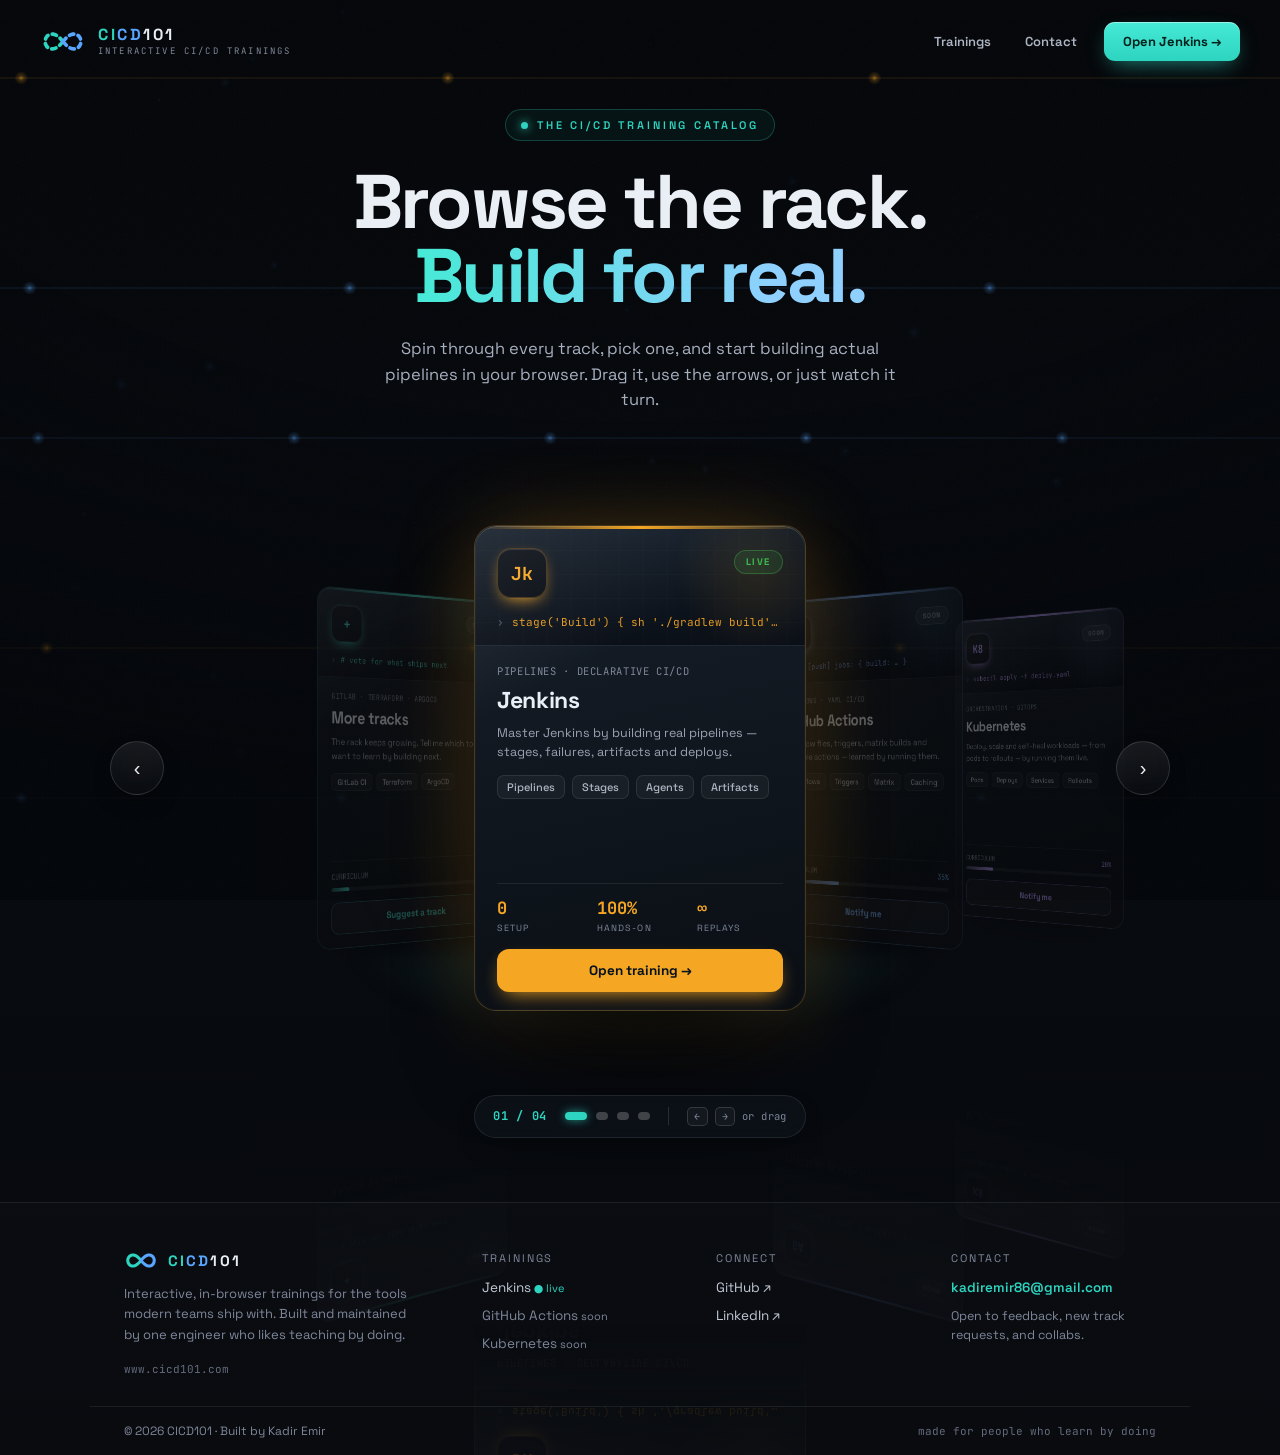
<file: index.html>
<!DOCTYPE html>
<html lang="en">
<head>
<meta charset="UTF-8">
<meta name="viewport" content="width=device-width, initial-scale=1.0">
<title>CICD101 — Interactive CI/CD Trainings</title>
<link rel="preconnect" href="https://fonts.googleapis.com">
<link href="https://fonts.googleapis.com/css2?family=Space+Grotesk:wght@400;500;600;700&family=JetBrains+Mono:wght@400;500;700&display=swap" rel="stylesheet">
<link rel="icon" type="image/svg+xml" href="favicon.svg">
<link rel="icon" type="image/png" sizes="32x32" href="favicon-32.png">
<link rel="apple-touch-icon" sizes="180x180" href="apple-touch-icon.png">
<link rel="stylesheet" href="assets/css/home.css">
</head>
<body>
<div id="cf-root">
  <canvas id="cf-bg"></canvas>
  <div id="cf-vignette"></div>
  <div id="cf-spot"></div>
  <div id="cf-grain"></div>

  <!-- nav -->
  <nav id="cf-nav">
    <div class="cf-brand">
      <svg width="46" height="23" viewBox="0 0 100 50" fill="none" style="flex:0 0 auto;">
        <path d="M50.00 25.00 L48.29 22.99 L45.68 20.02 L42.91 17.14 L39.92 14.45 L36.61 12.06 L32.93 10.15 L28.86 8.96 L24.47 8.82 L20.01 10.04 L15.89 12.90 L12.72 17.36 L11.11 23.00 L11.00 25.00 L11.98 30.86 L14.69 35.78 L18.57 39.19 L22.98 40.94 L27.42 41.22 L31.61 40.34 L35.43 38.64 L38.86 36.39 L41.95 33.78 L44.78 30.95 L47.43 28.01 L50.00 25.00" pathLength="100" fill="none" stroke="#2DD4BF" stroke-width="8" stroke-linecap="round" style="stroke-dasharray:9 9;animation:march 1.2s linear infinite;"></path>
        <path d="M50.00 25.00 L51.71 22.99 L54.32 20.02 L57.09 17.14 L60.08 14.45 L63.39 12.06 L67.07 10.15 L71.14 8.96 L75.53 8.82 L79.99 10.04 L84.11 12.90 L87.28 17.36 L88.89 23.00 L89.00 25.00 L88.02 30.86 L85.31 35.78 L81.43 39.19 L77.02 40.94 L72.58 41.22 L68.39 40.34 L64.57 38.64 L61.14 36.39 L58.05 33.78 L55.22 30.95 L52.57 28.01 L50.00 25.00" pathLength="100" fill="none" stroke="#58A6FF" stroke-width="8" stroke-linecap="round" style="stroke-dasharray:9 9;animation:march 1.2s linear infinite;"></path>
      </svg>
      <div class="cf-wordmark">
        <div class="cf-wordmark-name"><span class="ci">CI</span><span class="cd">CD</span>101</div>
        <div class="cf-wordmark-sub">INTERACTIVE CI/CD TRAININGS</div>
      </div>
    </div>
    <div class="cf-nav-links">
      <a href="#cf-stage" class="cf-nav-link">Trainings</a>
      <a href="#connect" class="cf-nav-link">Contact</a>
      <a href="jenkins/" class="cf-cta-btn">Open Jenkins →</a>
    </div>
  </nav>

  <!-- hero -->
  <section id="cf-hero">
    <div class="cf-eyebrow"><span class="cf-eyebrow-dot"></span> The CI/CD training catalog</div>
    <h1>Browse the rack.<br><span class="cf-gradient-text">Build for real.</span></h1>
    <p>Spin through every track, pick one, and start building actual pipelines in your browser. Drag it, use the arrows, or just watch it turn.</p>
  </section>

  <!-- 3D coverflow stage -->
  <div id="cf-stage">
    <div id="cf-halo"></div>
    <div id="cf-floor-glow"></div>
    <div id="cf-track"></div>

    <button id="cf-prev" class="cf-arrow" aria-label="Previous">&#x2039;</button>
    <button id="cf-next" class="cf-arrow" aria-label="Next">&#x203a;</button>
  </div>

  <!-- control bar -->
  <div id="cf-controls">
    <div class="cf-controls-inner">
      <span id="cf-idx">01 / 04</span>
      <div id="cf-dots"></div>
      <span class="cf-divider"></span>
      <span class="cf-key-hint"><kbd>←</kbd><kbd>→</kbd> or drag</span>
    </div>
  </div>

  <!-- footer -->
  <footer id="connect">
    <div class="cf-footer-grid">
      <div>
        <div class="cf-footer-brand">
          <svg width="34" height="17" viewBox="0 0 100 50" fill="none">
            <path d="M50.00 25.00 L48.29 22.99 L45.68 20.02 L42.91 17.14 L39.92 14.45 L36.61 12.06 L32.93 10.15 L28.86 8.96 L24.47 8.82 L20.01 10.04 L15.89 12.90 L12.72 17.36 L11.11 23.00 L11.00 25.00 L11.98 30.86 L14.69 35.78 L18.57 39.19 L22.98 40.94 L27.42 41.22 L31.61 40.34 L35.43 38.64 L38.86 36.39 L41.95 33.78 L44.78 30.95 L47.43 28.01 L50.00 25.00" fill="none" stroke="#2DD4BF" stroke-width="9" stroke-linecap="round"></path>
            <path d="M50.00 25.00 L51.71 22.99 L54.32 20.02 L57.09 17.14 L60.08 14.45 L63.39 12.06 L67.07 10.15 L71.14 8.96 L75.53 8.82 L79.99 10.04 L84.11 12.90 L87.28 17.36 L88.89 23.00 L89.00 25.00 L88.02 30.86 L85.31 35.78 L81.43 39.19 L77.02 40.94 L72.58 41.22 L68.39 40.34 L64.57 38.64 L61.14 36.39 L58.05 33.78 L55.22 30.95 L52.57 28.01 L50.00 25.00" fill="none" stroke="#58A6FF" stroke-width="9" stroke-linecap="round"></path>
          </svg>
          <div class="cf-footer-brand-name"><span class="ci">CI</span><span class="cd">CD</span>101</div>
        </div>
        <p class="cf-footer-blurb">Interactive, in-browser trainings for the tools modern teams ship with. Built and maintained by one engineer who likes teaching by doing.</p>
        <div class="cf-footer-url">www.cicd101.com</div>
      </div>
      <div>
        <div class="cf-footer-col-head">Trainings</div>
        <a href="jenkins/" class="cf-footer-link">Jenkins <span class="cf-footer-live">● live</span></a>
        <a href="#" class="cf-footer-link dim">GitHub Actions <span style="font-size:11px;">soon</span></a>
        <a href="#" class="cf-footer-link dim">Kubernetes <span style="font-size:11px;">soon</span></a>
      </div>
      <div>
        <div class="cf-footer-col-head">Connect</div>
        <a href="https://github.com/kadiremir" class="cf-footer-link">GitHub ↗</a>
        <a href="https://www.linkedin.com/in/kadiremir/" class="cf-footer-link">LinkedIn ↗</a>
      </div>
      <div>
        <div class="cf-footer-col-head">Contact</div>
        <a href="mailto:kadiremir86@gmail.com" class="cf-footer-link accent">kadiremir86@gmail.com</a>
        <p class="cf-footer-note">Open to feedback, new track requests, and collabs.</p>
      </div>
    </div>
    <div class="cf-footer-bar">
      <span class="cf-footer-copy">© 2026 CICD101 · Built by Kadir Emir</span>
      <span class="cf-footer-made">made for people who learn by doing</span>
    </div>
  </footer>
</div>

<script src="assets/js/home.js"></script>
</body>
</html>
</file>
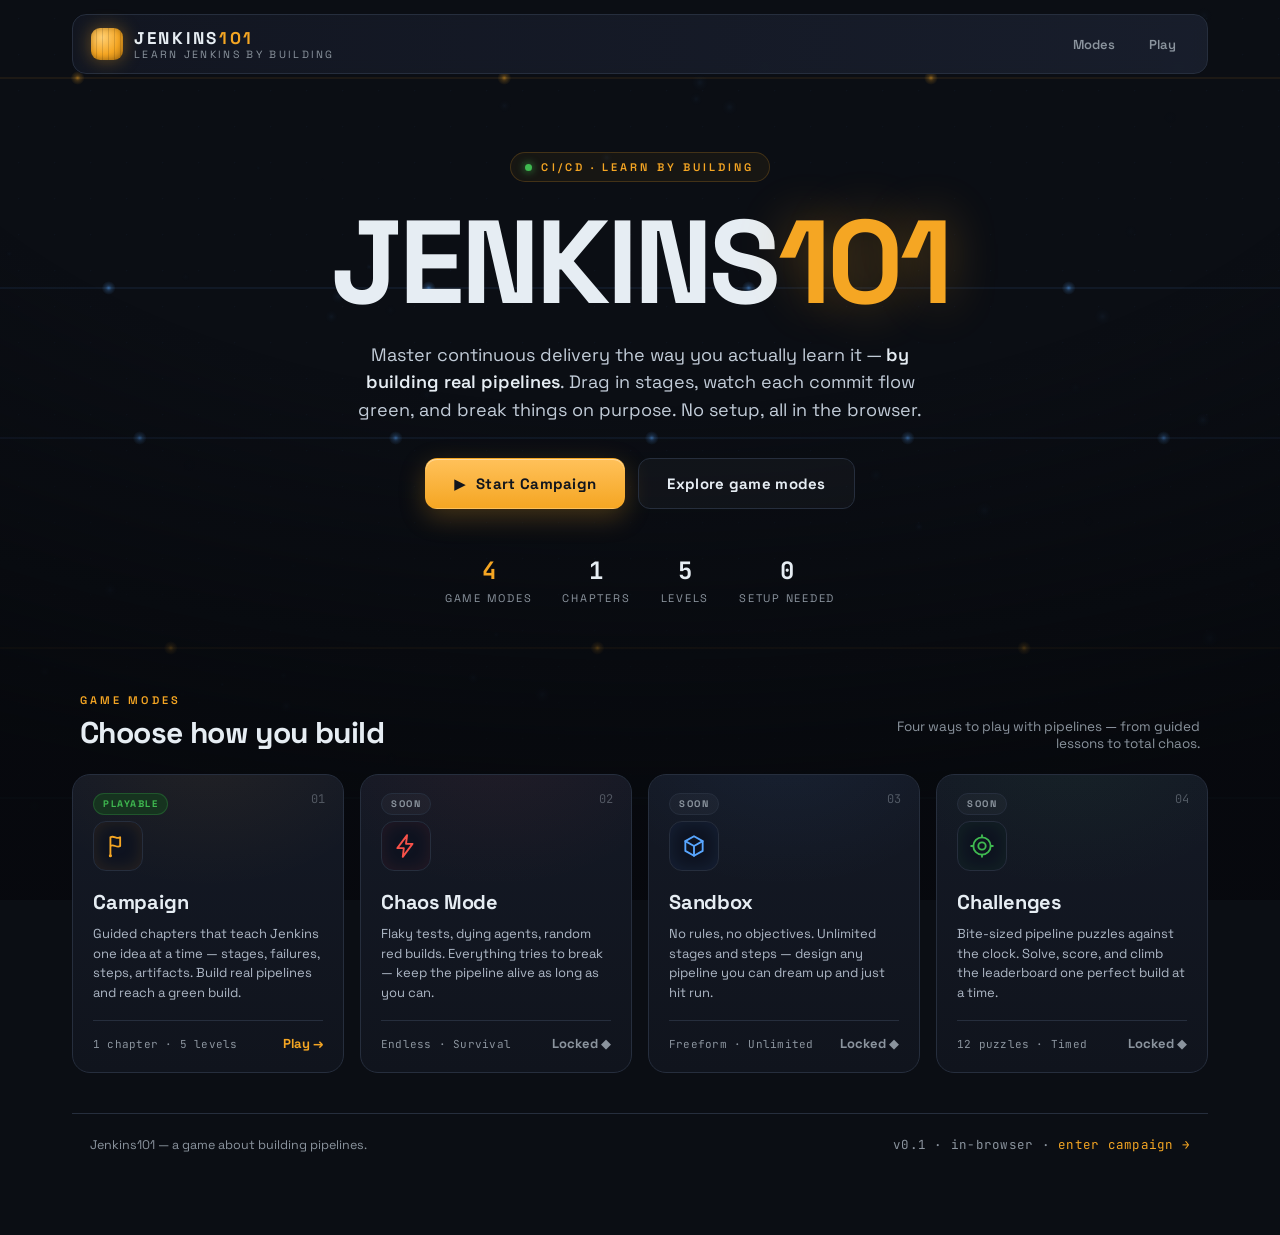
<file: jenkins/index.html>
<!DOCTYPE html>
<html lang="en">
<head>
<meta charset="UTF-8" />
<meta name="viewport" content="width=device-width, initial-scale=1.0" />
<title>Jenkins101 — Learn Jenkins by Building</title>
<link rel="preconnect" href="https://fonts.googleapis.com">
<link href="https://fonts.googleapis.com/css2?family=Space+Grotesk:wght@400;500;600;700&family=JetBrains+Mono:wght@400;500;700&display=swap" rel="stylesheet">
<style>
  :root{
    --bg:#0B0E14; --panel:#141925; --panel2:#1b2231; --line:#262e3d;
    --ink:#E6EDF3; --muted:#8B949E; --amber:#F5A623; --green:#3FB950;
    --red:#F85149; --blue:#58A6FF; --radius:14px;
  }
  *{box-sizing:border-box;}
  html{scroll-behavior:smooth;}
  body{margin:0;min-height:100vh;background:var(--bg);color:var(--ink);
    font-family:'Space Grotesk',system-ui,sans-serif;overflow-x:hidden;position:relative;}

  /* animated pipeline canvas behind everything */
  #bg{position:fixed;inset:0;width:100%;height:100%;z-index:0;pointer-events:none;}
  .vignette{position:fixed;inset:0;z-index:0;pointer-events:none;
    background:radial-gradient(120% 90% at 50% 0%, transparent 50%, #06080ccc 100%);}

  .shell{position:relative;z-index:2;max-width:1180px;margin:0 auto;padding:0 22px 60px;}

  /* ---------- topbar ---------- */
  .topbar{display:flex;align-items:center;gap:16px;height:60px;margin-top:14px;padding:0 18px;
    background:linear-gradient(90deg,#141925cc,#1b2231cc);backdrop-filter:blur(8px);
    border:1px solid var(--line);border-radius:var(--radius);}
  .brand{display:flex;align-items:center;gap:11px;}
  .logo{width:32px;height:32px;border-radius:9px;flex:0 0 auto;position:relative;
    background:radial-gradient(circle at 35% 30%,#ffcf72,var(--amber) 55%,#b9760f);
    box-shadow:0 0 18px #f5a62366,inset 0 0 6px #00000044;}
  .logo::after{content:"";position:absolute;inset:0;border-radius:9px;
    background:repeating-linear-gradient(90deg,#0000 0 5px,#00000022 5px 6px);}
  .brand h1{font-size:17px;letter-spacing:.16em;margin:0;font-weight:700;}
  .brand h1 b{color:var(--amber);font-weight:700;}
  .brand span{font-size:10.5px;color:var(--muted);letter-spacing:.22em;display:block;margin-top:-1px;}
  .nav{margin-left:auto;display:flex;align-items:center;gap:8px;}
  .nav a{font-size:13px;font-weight:600;color:var(--muted);text-decoration:none;padding:8px 13px;border-radius:9px;transition:.15s;}
  .nav a:hover{color:var(--ink);background:#ffffff0a;}

  /* ---------- hero ---------- */
  .hero{padding:78px 8px 56px;text-align:center;}
  .kicker{display:inline-flex;align-items:center;gap:9px;font-size:11px;letter-spacing:.28em;
    text-transform:uppercase;color:var(--amber);font-weight:600;border:1px solid #f5a62333;
    background:#f5a6230d;padding:7px 14px;border-radius:20px;margin-bottom:26px;
    animation:rise .7s cubic-bezier(.2,.7,.2,1) both;}
  .kicker i{width:7px;height:7px;border-radius:50%;background:var(--green);box-shadow:0 0 9px var(--green);
    animation:pulse 1.8s ease-in-out infinite;}
  .htitle{font-size:clamp(52px,11vw,118px);line-height:.92;font-weight:700;letter-spacing:-.03em;margin:0;
    animation:rise .8s .05s cubic-bezier(.2,.7,.2,1) both;}
  .htitle .o{color:var(--amber);text-shadow:0 0 50px #f5a62355;}
  .lede{max-width:600px;margin:24px auto 0;font-size:clamp(15px,2vw,18px);line-height:1.55;color:#c2ccd8;
    animation:rise .8s .12s cubic-bezier(.2,.7,.2,1) both;}
  .lede b{color:var(--ink);font-weight:600;}
  .cta{display:flex;gap:13px;justify-content:center;flex-wrap:wrap;margin-top:34px;
    animation:rise .8s .18s cubic-bezier(.2,.7,.2,1) both;}
  .btn{font:inherit;font-weight:700;font-size:15px;letter-spacing:.02em;cursor:pointer;text-decoration:none;
    border-radius:12px;padding:15px 28px;display:inline-flex;align-items:center;gap:10px;transition:.15s;border:1px solid transparent;}
  .btn.primary{color:#11151d;background:linear-gradient(180deg,#ffc15a,var(--amber));
    box-shadow:0 8px 26px #f5a62340,inset 0 1px 0 #ffffff66;}
  .btn.primary:hover{transform:translateY(-2px);box-shadow:0 12px 32px #f5a62355,inset 0 1px 0 #ffffff66;}
  .btn.ghost{color:var(--ink);background:#ffffff08;border-color:var(--line);}
  .btn.ghost:hover{border-color:var(--amber);color:#fff;transform:translateY(-2px);}
  .stats{display:flex;gap:30px;justify-content:center;flex-wrap:wrap;margin-top:46px;
    animation:rise .8s .26s cubic-bezier(.2,.7,.2,1) both;}
  .stat{text-align:center;}
  .stat b{display:block;font-size:24px;font-weight:700;color:var(--ink);font-family:'JetBrains Mono',monospace;}
  .stat span{font-size:11px;letter-spacing:.16em;text-transform:uppercase;color:var(--muted);}
  .stat b.amber{color:var(--amber);}

  /* ---------- modes ---------- */
  .sec-head{display:flex;align-items:flex-end;justify-content:space-between;gap:18px;
    margin:30px 8px 22px;flex-wrap:wrap;}
  .sec-head .eyebrow{font-size:11px;letter-spacing:.28em;text-transform:uppercase;color:var(--amber);font-weight:600;}
  .sec-head h2{margin:6px 0 0;font-size:30px;font-weight:700;letter-spacing:-.02em;}
  .sec-head p{margin:0;color:var(--muted);font-size:13.5px;max-width:340px;text-align:right;}

  .grid{display:grid;grid-template-columns:repeat(4,1fr);gap:16px;}
  @media (max-width:1000px){.grid{grid-template-columns:repeat(2,1fr);}}
  @media (max-width:560px){.grid{grid-template-columns:1fr;} .sec-head p{text-align:left;}}

  .mode{position:relative;display:flex;flex-direction:column;text-decoration:none;color:inherit;
    background:linear-gradient(180deg,var(--panel),#10141d);border:1px solid var(--line);
    border-radius:18px;padding:22px 20px 20px;overflow:hidden;min-height:260px;
    transition:transform .2s cubic-bezier(.2,.7,.2,1),border-color .2s,box-shadow .2s;
    animation:rise .7s cubic-bezier(.2,.7,.2,1) both;}
  .mode::before{content:"";position:absolute;inset:0;border-radius:18px;pointer-events:none;
    background:radial-gradient(120% 80% at 50% -10%, var(--glow), transparent 60%);opacity:.5;}
  .mode:hover{transform:translateY(-6px);border-color:var(--ac);box-shadow:0 18px 40px -16px var(--ac);}
  .mode .idx{position:absolute;top:16px;right:18px;font-family:'JetBrains Mono',monospace;
    font-size:12px;color:var(--muted);opacity:.5;}
  .mode .ic{width:50px;height:50px;border-radius:13px;display:grid;place-items:center;
    background:#0e1320;border:1px solid var(--line);color:var(--ac);position:relative;
    box-shadow:inset 0 0 18px var(--glow);transition:.2s;}
  .mode:hover .ic{box-shadow:inset 0 0 22px var(--glow),0 0 22px -4px var(--ac);transform:translateY(-2px);}
  .mode .ic svg{width:26px;height:26px;}
  .mode h3{margin:18px 0 0;font-size:20px;font-weight:700;letter-spacing:-.01em;}
  .mode p{margin:9px 0 0;font-size:13px;line-height:1.5;color:#aeb8c6;flex:1;}
  .mtag{position:absolute;top:18px;left:20px;font-size:9.5px;letter-spacing:.16em;font-weight:700;
    padding:4px 9px;border-radius:20px;text-transform:uppercase;}
  .mtag.live{color:var(--green);background:#16331f;border:1px solid #3fb95044;}
  .mtag.soon{color:var(--muted);background:#ffffff08;border:1px solid var(--line);}
  .mode .ic{margin-top:24px;}
  .mfoot{display:flex;align-items:center;justify-content:space-between;gap:10px;margin-top:18px;
    padding-top:14px;border-top:1px solid var(--line);}
  .mmeta{font-family:'JetBrains Mono',monospace;font-size:11px;color:var(--muted);letter-spacing:.02em;}
  .mgo{font-size:13px;font-weight:700;color:var(--ac);display:inline-flex;align-items:center;gap:6px;}
  .mode.locked{cursor:not-allowed;}
  .mode.locked .mgo{color:var(--muted);}
  .mode.locked:hover{transform:translateY(-3px);}

  .mode.campaign{--ac:var(--amber);--glow:#f5a6231f;}
  .mode.chaos{--ac:var(--red);--glow:#f851491c;}
  .mode.sandbox{--ac:var(--blue);--glow:#58a6ff1c;}
  .mode.challenges{--ac:var(--green);--glow:#3fb9501c;}

  /* ---------- footer ---------- */
  footer{margin-top:40px;padding:22px 18px;display:flex;align-items:center;justify-content:space-between;
    gap:14px;flex-wrap:wrap;border-top:1px solid var(--line);color:var(--muted);font-size:12.5px;}
  footer .tech{font-family:'JetBrains Mono',monospace;letter-spacing:.02em;}
  footer a{color:var(--amber);text-decoration:none;}

  @keyframes rise{from{opacity:0;transform:translateY(20px);}to{opacity:1;transform:none;}}
  @keyframes pulse{0%,100%{opacity:1;}50%{opacity:.4;}}
  @media (prefers-reduced-motion:reduce){*{animation-duration:.001s!important;}}
</style>
</head>
<body>
<canvas id="bg"></canvas>
<div class="vignette"></div>

<div class="shell">
  <div class="topbar">
    <div class="brand">
      <div class="logo"></div>
      <div><h1>JENKINS<b>101</b></h1><span>LEARN JENKINS BY BUILDING</span></div>
    </div>
    <nav class="nav">
      <a href="#modes">Modes</a>
      <a href="campaign.html">Play</a>
    </nav>
  </div>

  <!-- HERO -->
  <header class="hero">
    <div class="kicker"><i></i> CI/CD · Learn by building</div>
    <h1 class="htitle">JENKINS<span class="o">101</span></h1>
    <p class="lede">Master continuous delivery the way you actually learn it — <b>by building real pipelines</b>.
      Drag in stages, watch each commit flow green, and break things on purpose. No setup, all in the browser.</p>
    <div class="cta">
      <a class="btn primary" href="campaign.html"><span>▶</span> Start Campaign</a>
      <a class="btn ghost" href="#modes">Explore game modes</a>
    </div>
    <div class="stats">
      <!-- Chapters/Levels auto-fill from campaign-data.js; the numbers below are a fallback. -->
      <div class="stat"><b class="amber">4</b><span>Game modes</span></div>
      <div class="stat"><b id="stat-chapters">1</b><span>Chapters</span></div>
      <div class="stat"><b id="stat-levels">5</b><span>Levels</span></div>
      <div class="stat"><b>0</b><span>Setup needed</span></div>
    </div>
  </header>

  <!-- MODES -->
  <section id="modes">
    <div class="sec-head">
      <div>
        <div class="eyebrow">Game modes</div>
        <h2>Choose how you build</h2>
      </div>
      <p>Four ways to play with pipelines — from guided lessons to total chaos.</p>
    </div>

    <div class="grid">
      <!-- Campaign (live) -->
      <a class="mode campaign" href="campaign.html" style="animation-delay:.05s">
        <span class="mtag live">Playable</span>
        <span class="idx">01</span>
        <div class="ic">
          <svg viewBox="0 0 24 24" fill="none" stroke="currentColor" stroke-width="1.7" stroke-linecap="round" stroke-linejoin="round">
            <path d="M5 21V4M5 4c3-2 6 2 9 0v8c-3 2-6-2-9 0"/><circle cx="5" cy="21" r="0.6"/>
          </svg>
        </div>
        <h3>Campaign</h3>
        <p>Guided chapters that teach Jenkins one idea at a time — stages, failures, steps, artifacts. Build real pipelines and reach a green build.</p>
        <div class="mfoot"><span class="mmeta" id="campaign-meta">1 chapter · 5 levels</span><span class="mgo">Play →</span></div>
      </a>

      <!-- Chaos Mode -->
      <div class="mode chaos locked" style="animation-delay:.12s">
        <span class="mtag soon">Soon</span>
        <span class="idx">02</span>
        <div class="ic">
          <svg viewBox="0 0 24 24" fill="none" stroke="currentColor" stroke-width="1.7" stroke-linecap="round" stroke-linejoin="round">
            <path d="M13 2 4 14h6l-1 8 9-12h-6l1-8z"/>
          </svg>
        </div>
        <h3>Chaos Mode</h3>
        <p>Flaky tests, dying agents, random red builds. Everything tries to break — keep the pipeline alive as long as you can.</p>
        <div class="mfoot"><span class="mmeta">Endless · Survival</span><span class="mgo">Locked ◆</span></div>
      </div>

      <!-- Sandbox -->
      <div class="mode sandbox locked" style="animation-delay:.19s">
        <span class="mtag soon">Soon</span>
        <span class="idx">03</span>
        <div class="ic">
          <svg viewBox="0 0 24 24" fill="none" stroke="currentColor" stroke-width="1.7" stroke-linecap="round" stroke-linejoin="round">
            <path d="M12 3l8 4.5v9L12 21l-8-4.5v-9L12 3z"/><path d="M12 12l8-4.5M12 12v9M12 12L4 7.5"/>
          </svg>
        </div>
        <h3>Sandbox</h3>
        <p>No rules, no objectives. Unlimited stages and steps — design any pipeline you can dream up and just hit run.</p>
        <div class="mfoot"><span class="mmeta">Freeform · Unlimited</span><span class="mgo">Locked ◆</span></div>
      </div>

      <!-- Challenges -->
      <div class="mode challenges locked" style="animation-delay:.26s">
        <span class="mtag soon">Soon</span>
        <span class="idx">04</span>
        <div class="ic">
          <svg viewBox="0 0 24 24" fill="none" stroke="currentColor" stroke-width="1.7" stroke-linecap="round" stroke-linejoin="round">
            <circle cx="12" cy="12" r="8"/><circle cx="12" cy="12" r="3.4"/><path d="M12 2v2M12 20v2M2 12h2M20 12h2"/>
          </svg>
        </div>
        <h3>Challenges</h3>
        <p>Bite-sized pipeline puzzles against the clock. Solve, score, and climb the leaderboard one perfect build at a time.</p>
        <div class="mfoot"><span class="mmeta">12 puzzles · Timed</span><span class="mgo">Locked ◆</span></div>
      </div>
    </div>
  </section>

  <footer>
    <span>Jenkins101 — a game about building pipelines.</span>
    <span class="tech">v0.1 · in-browser · <a href="campaign.html">enter campaign →</a></span>
  </footer>
</div>

<!-- Same content files campaign.html loads, in the same order, so the stats
     above can never drift from the actual game. Keep this list identical to the
     <script> block in campaign.html. -->
<script src="campaign-data.js"></script>
<script src="chapters/chapter-1-pipeline-basics.js"></script>
<script src="chapters/chapter-2-reliable-builds.js"></script>
<script src="chapters/chapter-3-deploy-beyond.js"></script>
<script>
"use strict";
/* Auto-fill Chapters/Levels from campaign-data.js (counts only playable chapters). */
(function(){
  const chapters=(window.CHAPTERS||[]).filter(c=>c.levels&&c.levels.length);
  if(!chapters.length) return;                 // data file missing → keep static fallback
  const levels=chapters.reduce((n,c)=>n+c.levels.length,0);
  const set=(id,v)=>{ const el=document.getElementById(id); if(el) el.textContent=v; };
  set('stat-chapters', chapters.length);
  set('stat-levels', levels);
  const meta=document.getElementById('campaign-meta');
  if(meta) meta.textContent=chapters.length+' chapter'+(chapters.length>1?'s':'')+' · '+levels+' level'+(levels>1?'s':'');
})();
const cv=document.getElementById('bg'), x=cv.getContext('2d');
const BLUE="88,166,255", AMBER="245,166,35";
let W=0,H=0,DPR=1,T=0,last=performance.now();
let motes=[],rails=[];

function glow(px,py,r,c,a){
  const g=x.createRadialGradient(px,py,0,px,py,r);
  g.addColorStop(0,`rgba(${c},${a})`); g.addColorStop(.4,`rgba(${c},${a*.4})`); g.addColorStop(1,`rgba(${c},0)`);
  x.fillStyle=g; x.beginPath(); x.arc(px,py,r,0,6.2832); x.fill();
}
function init(){
  motes=[]; for(let i=0;i<55;i++) motes.push({x:Math.random()*W,y:Math.random()*H,r:Math.random()*1.5+.4,s:Math.random()*.22+.05,p:Math.random()*6.28});
  rails=[]; const rows=Math.max(3,Math.floor(H/175));
  for(let i=0;i<rows;i++){ const y=(i+.5)/rows*H + (i%2?18:-12);
    rails.push({y,blips:3+(i%3),sp:.05+ (i%4)*.02,col:(i%3===0)?AMBER:BLUE}); }
}
function size(){
  DPR=Math.min(devicePixelRatio||1,2); W=innerWidth; H=innerHeight;
  cv.width=W*DPR; cv.height=H*DPR; cv.style.width=W+'px'; cv.style.height=H+'px';
  x.setTransform(DPR,0,0,DPR,0,0); init();
}
function frame(){
  requestAnimationFrame(frame);
  const now=performance.now(); let dt=(now-last)/1000; last=now; if(dt>.05)dt=.05; T+=dt;
  x.clearRect(0,0,W,H);
  // dotted grid
  x.fillStyle='rgba(40,58,92,0.12)'; const gs=36;
  for(let gx=gs/2;gx<W;gx+=gs) for(let gy=gs/2;gy<H;gy+=gs) x.fillRect(gx,gy,1.3,1.3);
  x.globalCompositeOperation='lighter';
  // pipeline rails + flowing blips
  rails.forEach(r=>{
    x.strokeStyle=`rgba(${r.col},0.10)`; x.lineWidth=1.4;
    x.beginPath(); x.moveTo(0,r.y); x.lineTo(W,r.y); x.stroke();
    for(let k=0;k<r.blips;k++){ const f=((T*r.sp + k/r.blips)%1); glow(f*W,r.y,7,r.col,.5); }
  });
  // rising motes
  motes.forEach(m=>{ m.y-=m.s; if(m.y<-4){ m.y=H+4; m.x=Math.random()*W; }
    const a=.2+Math.sin(T*1.4+m.p)*.16; glow(m.x,m.y,m.r*5,BLUE,Math.max(0,a)*.2); });
  x.globalCompositeOperation='source-over';
}
addEventListener('resize',size);
size(); frame();
</script>
</body>
</html>
</file>
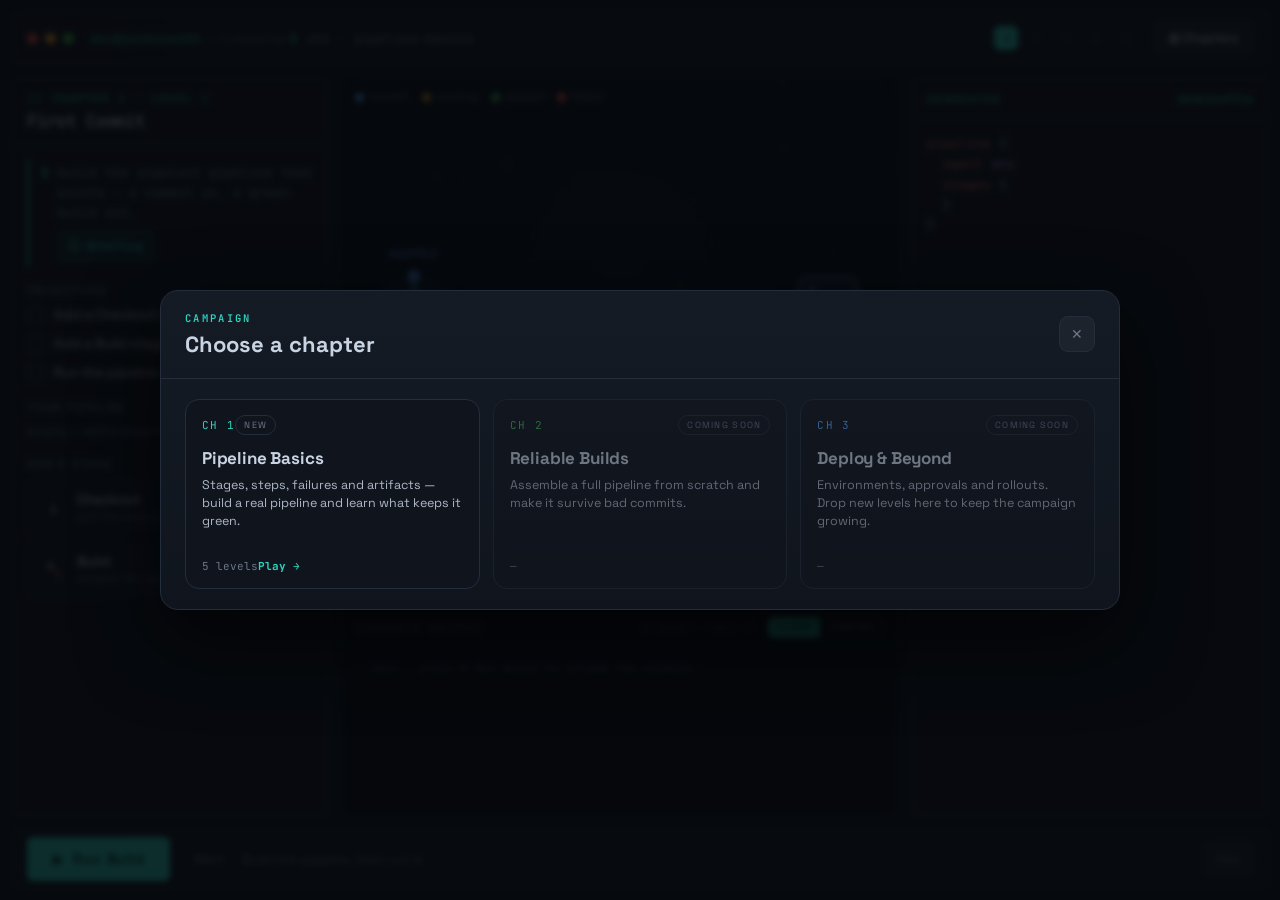
<file: jenkins/campaign.html>
<!DOCTYPE html>
<html lang="en">
<head>
<meta charset="UTF-8" />
<meta name="viewport" content="width=device-width, initial-scale=1.0" />
<title>PIPELINE — Campaign</title>
<link rel="preconnect" href="https://fonts.googleapis.com">
<link href="https://fonts.googleapis.com/css2?family=Space+Grotesk:wght@400;500;600;700&family=JetBrains+Mono:wght@400;500;700&display=swap" rel="stylesheet">
<style>
  :root{
    /* Option C "TUI" skin — slate GitHub-dark base + single teal accent.
       --amber is kept as the accent var name (minimal diff) but now resolves to teal. */
    --bg:#0d1117; --panel:#10151d; --panel2:#141b25; --line:#232d3b;
    --ink:#c9d4e3; --muted:#6b7689; --amber:#2dd4bf; --green:#3FB950;
    --red:#F85149; --blue:#58a6ff; --radius:6px;
    --warn:#d29922; --accent-ink:#04211c;
  }
  *{box-sizing:border-box;}
  html,body{margin:0;height:100%;}
  body{background:var(--bg);color:var(--ink);font-family:'Space Grotesk',system-ui,sans-serif;overflow:hidden;}
  .app{display:grid;grid-template-columns:320px 1fr 360px;grid-template-rows:56px 1fr auto;
    grid-template-areas:"top top top" "left stage right" "bottom bottom bottom";height:100vh;gap:10px;padding:10px;}
  .topbar{grid-area:top;display:flex;align-items:center;gap:16px;padding:0 16px;
    background:linear-gradient(90deg,var(--panel),var(--panel2));border:1px solid var(--line);border-radius:var(--radius);}
  /* full-width bottom action bar (Run Build · status · keybind hints) */
  .bottombar{grid-area:bottom;display:flex;align-items:center;flex-wrap:wrap;gap:10px 14px;padding:8px 16px;min-height:56px;
    background:linear-gradient(90deg,var(--panel),var(--panel2));border:1px solid var(--line);border-radius:var(--radius);}
  .app.foundations-mode .bottombar{display:none !important;}
  .brand{display:flex;align-items:center;gap:11px;}
  .logo{width:30px;height:30px;border-radius:8px;flex:0 0 auto;position:relative;
    background:radial-gradient(circle at 35% 30%,#ffcf72,var(--amber) 55%,#b9760f);
    box-shadow:0 0 16px #f5a62366,inset 0 0 6px #00000044;}
  .logo::after{content:"";position:absolute;inset:0;border-radius:8px;
    background:repeating-linear-gradient(90deg,#0000 0 5px,#00000022 5px 6px);}
  .brand h1{font-size:15px;letter-spacing:.18em;margin:0;font-weight:700;}
  .brand span{font-size:11px;color:var(--muted);letter-spacing:.2em;display:block;margin-top:-1px;}
  .tabs{display:flex;gap:6px;margin-left:6px;}
  .tab{font:inherit;font-size:13px;font-weight:600;cursor:pointer;color:var(--muted);background:transparent;
    border:1px solid transparent;border-radius:9px;padding:7px 12px;transition:.15s;}
  .tab:hover{color:var(--ink);background:#ffffff08;}
  .tab.active{color:var(--accent-ink);background:var(--amber);border-color:var(--amber);}
  .tab.locked{opacity:.4;cursor:not-allowed;}
  .tab .dot{display:inline-block;width:6px;height:6px;border-radius:50%;background:var(--green);margin-left:7px;vertical-align:middle;}
  .top-right{font-size:12px;color:var(--muted);letter-spacing:.04em;}
  .top-right b{color:var(--amber);}
  /* terminal-style top bar chrome */
  .dots{display:flex;align-items:center;gap:7px;flex:0 0 auto;}
  .dots i{width:11px;height:11px;border-radius:50%;display:inline-block;}
  .dots .d-r{background:#F85149;} .dots .d-y{background:#F5A623;} .dots .d-g{background:#3FB950;}
  .prompt{font-family:'JetBrains Mono',monospace;font-size:12.5px;color:var(--muted);margin-right:auto;
    white-space:nowrap;overflow:hidden;text-overflow:ellipsis;min-width:0;}
  .prompt .p-user{color:var(--amber);} .prompt .p-path{color:#56607a;} .prompt .p-dollar{color:var(--amber);}

  .panel{background:var(--panel);border:1px solid var(--line);border-radius:var(--radius);overflow:hidden;display:flex;flex-direction:column;}
  .left{grid-area:left;} .right{grid-area:right;}
  .stagecol{grid-area:stage;display:flex;flex-direction:column;gap:10px;min-width:0;min-height:0;}
  .stagewrap{flex:1 1 auto;min-height:0;position:relative;border-radius:var(--radius);overflow:hidden;border:1px solid var(--line);
    background:#070a10;}

  /* ---- console output (streams Jenkins-style logs during a run) ---- */
  .console{flex:0 0 auto;height:212px;background:#070a10;border:1px solid var(--line);border-radius:var(--radius);
    overflow:hidden;display:flex;flex-direction:column;}
  .con-head{display:flex;align-items:center;justify-content:space-between;padding:9px 15px;border-bottom:1px solid var(--line);
    background:linear-gradient(180deg,#0d1320,#0a0e16);}
  .con-title{font-size:10.5px;letter-spacing:.28em;text-transform:uppercase;color:var(--muted);font-weight:600;}
  .con-meta{font-size:10px;letter-spacing:.22em;text-transform:uppercase;color:#56607a;}
  .con-body{flex:1;overflow-y:auto;padding:10px 15px 12px;font-family:'JetBrains Mono',monospace;font-size:12px;line-height:1.72;}
  .con-body::-webkit-scrollbar{width:8px;} .con-body::-webkit-scrollbar-thumb{background:#2a3346;border-radius:8px;}
  .con-idle{color:#46506a;font-style:italic;}
  .con-line{display:flex;gap:14px;animation:conIn .16s ease-out;}
  @keyframes conIn{from{opacity:0;transform:translateY(2px);}to{opacity:1;transform:none;}}
  .con-time{flex:0 0 auto;color:#56607a;}
  .con-lvl{flex:0 0 46px;font-weight:700;letter-spacing:.03em;}
  .con-msg{flex:1;color:#c9d4e3;white-space:pre-wrap;word-break:break-word;}
  .lv-info .con-lvl{color:#8b949e;} .lv-ok .con-lvl{color:var(--green);} .lv-run .con-lvl{color:var(--blue);}
  .lv-warn .con-lvl{color:var(--warn);} .lv-err .con-lvl{color:var(--red);}
  .con-msg .hl-user{color:var(--green);} .con-msg .hl-agent{color:#7ee787;}
  .con-msg .hl-num{color:#e3b341;} .con-msg .hl-path{color:var(--blue);}
  .con-cursor{display:none;width:8px;height:14px;background:var(--blue);vertical-align:-2px;margin-left:3px;border-radius:1px;}
  .console.streaming .con-cursor{display:inline-block;animation:conBlink 1s steps(1) infinite;}
  @keyframes conBlink{50%{opacity:0;}}
  /* mode toggle + realistic (raw Jenkins) line */
  .con-head-r{display:flex;align-items:center;gap:12px;}
  .con-modes{display:flex;border:1px solid var(--line);border-radius:7px;overflow:hidden;}
  .con-mode{font:inherit;font-size:9.5px;letter-spacing:.12em;text-transform:uppercase;font-weight:600;cursor:pointer;
    background:transparent;color:var(--muted);border:none;padding:4px 9px;transition:.14s;}
  .con-mode:hover{color:var(--ink);}
  .con-mode.active{background:var(--amber);color:var(--accent-ink);}
  .con-real{flex:1;color:#aeb8c6;white-space:pre-wrap;word-break:break-word;}
  .lv-real .con-real .r-pipe{color:#6f7b90;}
  .phead{padding:14px 16px 12px;border-bottom:1px solid var(--line);}
  .eyebrow{font-family:'JetBrains Mono',monospace;font-size:10.5px;letter-spacing:.22em;color:var(--amber);font-weight:600;text-transform:uppercase;}
  #lvl-eyebrow::before{content:"// ";}
  .phead h2{font-family:'JetBrains Mono',monospace;margin:5px 0 0;font-size:17px;font-weight:700;letter-spacing:-.01em;}
  .pbody{padding:14px 16px;overflow-y:auto;flex:1;}
  .pbody::-webkit-scrollbar{width:8px;} .pbody::-webkit-scrollbar-thumb{background:#2a3346;border-radius:8px;}
  .teach{font-family:'JetBrains Mono',monospace;font-size:12.5px;line-height:1.6;color:#8b96a8;border-left:2px solid var(--amber);
    padding:4px 0 6px 12px;margin-bottom:16px;}
  .teach::before{content:"$ ";color:var(--amber);}
  .obj-title{font-size:11px;letter-spacing:.16em;color:var(--muted);text-transform:uppercase;margin:0 0 8px;font-weight:600;}
  .goal{display:flex;gap:9px;align-items:flex-start;font-size:13.5px;line-height:1.45;margin-bottom:9px;color:#dbe3ec;}
  .goal .chk{flex:0 0 18px;width:18px;height:18px;border-radius:50%;border:2px solid #3a4456;margin-top:1px;
    display:grid;place-items:center;font-size:11px;transition:.2s;color:transparent;}
  .goal.done .chk{background:var(--green);border-color:var(--green);color:#0a0d14;}
  .goal.done span{color:var(--muted);text-decoration:line-through;text-decoration-color:#3FB95088;}
  .sectlabel{font-size:11px;letter-spacing:.16em;color:var(--muted);text-transform:uppercase;font-weight:600;margin:18px 0 9px;}
  .palette{display:flex;flex-direction:column;gap:8px;}
  .pchip{display:flex;align-items:center;gap:11px;text-align:left;width:100%;background:var(--panel2);border:1px solid var(--line);
    border-radius:10px;padding:10px 12px;color:var(--ink);font:inherit;font-size:13.5px;cursor:pointer;transition:.14s;}
  .pchip:hover:not(:disabled){border-color:var(--amber);background:#20283a;transform:translateX(2px);}
  .pchip:disabled{opacity:.38;cursor:not-allowed;}
  .pchip .ic{width:26px;height:26px;border-radius:7px;display:grid;place-items:center;font-size:15px;flex:0 0 auto;
    background:#0e1320;border:1px solid var(--line);}
  .pchip .nm{font-weight:600;} .pchip .sub{display:block;font-size:11px;color:var(--muted);font-weight:400;margin-top:1px;}
  .pchip .plus{margin-left:auto;color:var(--amber);font-size:18px;font-weight:700;}
  .ctrlrow{display:flex;align-items:center;justify-content:space-between;gap:10px;background:var(--panel2);
    border:1px solid var(--line);border-radius:10px;padding:10px 12px;margin-bottom:9px;}
  .ctrlrow .lab{font-size:13px;} .ctrlrow .lab small{display:block;color:var(--muted);font-size:11px;margin-top:1px;}
  .toggle{position:relative;width:46px;height:25px;border-radius:20px;border:1px solid var(--line);background:#0e1320;cursor:pointer;flex:0 0 auto;transition:.18s;}
  .toggle::after{content:"";position:absolute;top:2px;left:2px;width:19px;height:19px;border-radius:50%;background:var(--muted);transition:.18s;}
  .toggle.on{background:#1d3324;border-color:var(--green);} .toggle.on::after{left:23px;background:var(--green);}
  .toggle.danger.on{background:#3a1f1d;border-color:var(--red);} .toggle.danger.on::after{background:var(--red);}
  .steplist{display:flex;flex-direction:column;gap:7px;}
  .stepitem{display:flex;align-items:center;gap:9px;background:var(--panel2);border:1px solid var(--line);border-radius:9px;
    padding:9px 10px;font-size:13px;font-family:'JetBrains Mono',monospace;}
  .stepitem .ord{width:20px;height:20px;border-radius:6px;background:#0e1320;border:1px solid var(--line);display:grid;place-items:center;
    font-size:11px;color:var(--amber);font-family:'Space Grotesk';flex:0 0 auto;}
  .stepitem .mv{margin-left:auto;display:flex;gap:4px;}
  .stepitem .mv button{width:24px;height:24px;border-radius:6px;border:1px solid var(--line);background:#0e1320;color:var(--ink);
    cursor:pointer;font-size:12px;display:grid;place-items:center;}
  .stepitem .mv button:hover{border-color:var(--amber);color:var(--amber);}
  .pipechips{display:flex;flex-wrap:wrap;gap:6px;margin-top:4px;}
  .pipechip{display:inline-flex;align-items:center;gap:6px;background:#0e1320;border:1px solid var(--line);border-radius:8px;
    padding:5px 8px 5px 9px;font-size:12px;}
  .pipechip .x{cursor:pointer;color:var(--muted);font-size:14px;line-height:1;} .pipechip .x:hover{color:var(--red);}
  .pipechip.locked .x{display:none;}
  .right .phead{display:flex;align-items:center;justify-content:space-between;}
  .filetag{font-family:'JetBrains Mono',monospace;font-size:12px;color:var(--muted);} .filetag b{color:var(--amber);font-weight:500;}
  pre.code{margin:0;padding:14px 16px;font-family:'JetBrains Mono',monospace;font-size:12.5px;line-height:1.62;overflow:auto;flex:1;color:#c9d4e3;tab-size:2;}
  pre.code::-webkit-scrollbar{width:8px;} pre.code::-webkit-scrollbar-thumb{background:#2a3346;border-radius:8px;}
  /* Jenkinsfile syntax — full-color GitHub dark */
  .k{color:#ff7b72;} .s{color:#a5d6ff;} .c{color:#6b7689;font-style:italic;} .b{color:#d2a8ff;} .n{color:#79c0ff;}
  /* each Jenkinsfile line is its own block so new lines can flash when added */
  pre.code .cl{display:block;border-left:2px solid transparent;margin-left:-16px;padding-left:14px;}
  pre.code .cl.code-new{animation:codeflash 1.25s cubic-bezier(.2,.7,.2,1) both;}
  @keyframes codeflash{
    0%  {background:#2dd4bf00;border-left-color:transparent;transform:translateX(7px);opacity:0;}
    18% {background:#2dd4bf3a;border-left-color:var(--amber);transform:translateX(0);opacity:1;}
    55% {background:#2dd4bf22;border-left-color:var(--amber);}
    100%{background:#2dd4bf00;border-left-color:transparent;}
  }
  /* a removed line lingers as a red ghost, then collapses out */
  pre.code .cl.code-del{overflow:hidden;color:#f87a72;pointer-events:none;
    animation:codedel .42s ease-in forwards;}
  @keyframes codedel{
    0%  {background:#f8514924;border-left-color:var(--red);opacity:1;max-height:30px;}
    55% {background:#f8514910;opacity:.3;max-height:30px;}
    100%{background:#f8514900;opacity:0;max-height:0;transform:translateX(10px);}
  }

  #scene{position:absolute;inset:0;width:100%;height:100%;display:block;}
  /* subtle scanline + vignette overlay for the neon-schematic feel */
  .overlay{position:absolute;inset:0;pointer-events:none;
    background:
      radial-gradient(120% 80% at 50% 40%, transparent 55%, #00000066 100%),
      repeating-linear-gradient(0deg, #ffffff05 0 1px, transparent 1px 3px);
    mix-blend-mode:soft-light;opacity:.5;}
  .legend{position:absolute;top:12px;left:14px;display:flex;gap:13px;font-size:11px;color:var(--muted);z-index:2;}
  .legend i{display:inline-block;width:9px;height:9px;border-radius:50%;margin-right:5px;vertical-align:middle;}
  .stage-hud{position:absolute;left:0;right:0;bottom:0;padding:14px 16px;display:flex;align-items:center;gap:14px;z-index:2;
    background:linear-gradient(0deg,#070a10ee 30%,transparent);}
  .runbtn{font:inherit;font-weight:700;font-size:14px;letter-spacing:.04em;cursor:pointer;color:var(--accent-ink);
    background:var(--amber);border:none;border-radius:var(--radius);padding:13px 26px;
    display:flex;align-items:center;gap:9px;box-shadow:none;transition:.14s;}
  .runbtn:hover{transform:translateY(-1px);} .runbtn:active{transform:translateY(0);}
  .runbtn:disabled{filter:grayscale(.6) brightness(.7);cursor:not-allowed;transform:none;box-shadow:none;}
  .status{font-size:13px;color:var(--muted);display:flex;align-items:center;gap:9px;min-height:20px;}
  .status .pill{padding:3px 10px;border-radius:20px;font-size:11.5px;font-weight:600;}
  .pill.run{background:#3a2f0f;color:var(--warn);} .pill.ok{background:#16331f;color:var(--green);} .pill.bad{background:#3a1c1a;color:var(--red);}
  .hint-btn{margin-left:auto;background:#ffffff0a;border:1px solid var(--line);color:var(--muted);font:inherit;font-size:12px;border-radius:var(--radius);padding:8px 12px;cursor:pointer;}
  .hint-btn:hover{color:var(--ink);border-color:var(--amber);}

  .modal-bg{position:fixed;inset:0;background:#06080cd0;backdrop-filter:blur(3px);display:none;place-items:center;z-index:50;}
  .modal-bg.show{display:grid;animation:fade .25s;} @keyframes fade{from{opacity:0}to{opacity:1}}
  .modal{background:linear-gradient(180deg,var(--panel2),var(--panel));border:1px solid var(--line);border-radius:18px;
    padding:30px 32px;width:min(440px,90vw);text-align:center;box-shadow:0 30px 80px #000a;}
  .modal .seal{width:62px;height:62px;border-radius:16px;margin:0 auto 16px;display:grid;place-items:center;font-size:30px;
    background:radial-gradient(circle at 35% 30%,#5be084,#2c9c45);box-shadow:0 0 30px #3fb95055;}
  .modal h3{margin:0 0 6px;font-size:23px;} .modal p{margin:0 0 8px;color:#c9d3df;font-size:14px;line-height:1.5;}
  .modal .learned{font-size:12.5px;color:var(--muted);background:#ffffff06;border-radius:10px;padding:11px 14px;margin:14px 0 20px;line-height:1.5;}
  .modal .learned b{color:var(--amber);}
  .modal-actions{display:flex;gap:10px;justify-content:center;}
  .mbtn{font:inherit;font-weight:600;font-size:14px;cursor:pointer;border-radius:11px;padding:12px 22px;border:1px solid var(--line);background:var(--panel2);color:var(--ink);}
  .mbtn:hover{border-color:var(--amber);} .mbtn.primary{background:var(--amber);color:var(--accent-ink);border-color:var(--amber);}

  /* ---- chapter-aware topbar ---- */
  .brand{text-decoration:none;color:inherit;cursor:pointer;}
  .brand:hover .logo{box-shadow:0 0 22px #f5a62399,inset 0 0 6px #00000044;}
  .brand h1 b{color:var(--amber);font-weight:700;}
  .chap-now{font-family:'JetBrains Mono',monospace;font-size:12.5px;color:#8b96a8;letter-spacing:0;
    max-width:280px;overflow:hidden;text-overflow:ellipsis;white-space:nowrap;display:inline-block;vertical-align:bottom;}
  .levelpips{display:flex;align-items:center;gap:6px;}
  .pip{width:24px;height:24px;border-radius:var(--radius);border:1px solid var(--line);background:transparent;
    color:var(--muted);font:inherit;font-size:11px;font-weight:600;cursor:pointer;display:grid;place-items:center;transition:.15s;}
  .pip:hover{color:var(--ink);border-color:var(--amber);}
  .pip.done{color:var(--green);border-color:#3fb95055;}
  .pip.active{color:var(--accent-ink);background:var(--amber);border-color:var(--amber);}
  .pip.locked{opacity:.32;cursor:not-allowed;}
  .top-right{display:flex;align-items:center;gap:12px;}
  .chapbtn{font:inherit;font-size:12.5px;font-weight:600;color:var(--ink);background:#ffffff0a;
    border:1px solid var(--line);border-radius:var(--radius);padding:8px 13px;cursor:pointer;transition:.15s;}
  .chapbtn:hover{border-color:var(--amber);color:#fff;}

  /* ---- chapter map overlay ---- */
  .map{background:linear-gradient(180deg,var(--panel2),var(--panel));border:1px solid var(--line);
    border-radius:18px;width:min(960px,94vw);max-height:88vh;display:flex;flex-direction:column;
    box-shadow:0 30px 80px #000a;overflow:hidden;}
  .map-head{display:flex;align-items:center;justify-content:space-between;padding:20px 24px;border-bottom:1px solid var(--line);}
  .map-head h3{margin:5px 0 0;font-size:22px;font-weight:700;}
  .map-x{width:36px;height:36px;border-radius:9px;border:1px solid var(--line);background:#ffffff0a;color:var(--muted);
    font-size:14px;cursor:pointer;transition:.15s;}
  .map-x:hover{border-color:var(--red);color:var(--red);}
  .map-grid{display:grid;grid-template-columns:repeat(3,1fr);gap:13px;padding:20px 24px;overflow-y:auto;}
  .map-grid::-webkit-scrollbar{width:8px;} .map-grid::-webkit-scrollbar-thumb{background:#2a3346;border-radius:8px;}
  .chcard{--ac:var(--amber);text-align:left;font:inherit;color:inherit;cursor:pointer;display:flex;flex-direction:column;
    background:linear-gradient(180deg,var(--panel),#10141d);border:1px solid var(--line);border-radius:14px;padding:15px 16px;transition:.18s;}
  .chcard.amber{--ac:var(--amber);} .chcard.green{--ac:var(--green);} .chcard.blue{--ac:var(--blue);} .chcard.red{--ac:var(--red);}
  .chcard:hover{border-color:var(--ac);transform:translateY(-3px);box-shadow:0 14px 32px -16px var(--ac);}
  .chcard.locked,.chcard.empty{opacity:.5;cursor:not-allowed;}
  .chcard.locked:hover,.chcard.empty:hover{transform:none;border-color:var(--line);box-shadow:none;}
  .ch-top{display:flex;align-items:center;justify-content:space-between;}
  .ch-no{font-family:'JetBrains Mono',monospace;font-size:11px;color:var(--ac);letter-spacing:.12em;}
  .ch-state{font-size:9px;letter-spacing:.14em;text-transform:uppercase;color:var(--muted);
    border:1px solid var(--line);border-radius:20px;padding:3px 8px;}
  .chcard.complete .ch-state{color:var(--green);border-color:#3fb95044;}
  .chcard h4{margin:12px 0 0;font-size:17px;font-weight:700;letter-spacing:-.01em;}
  .chcard p{margin:7px 0 0;font-size:12.5px;line-height:1.45;color:#aeb8c6;flex:1;}
  .ch-bar{height:5px;border-radius:99px;background:#0e1320;margin-top:13px;overflow:hidden;}
  .ch-bar i{display:block;height:100%;border-radius:99px;background:var(--ac);transition:width .3s;}
  .ch-foot{display:flex;align-items:center;justify-content:space-between;margin-top:11px;
    font-family:'JetBrains Mono',monospace;font-size:11px;color:var(--muted);}
  .ch-go{color:var(--ac);font-weight:700;}
  @media (max-width:760px){.map-grid{grid-template-columns:repeat(2,1fr);}}
  @media (max-width:520px){.map-grid{grid-template-columns:1fr;}}

  @media (max-width:1080px){
    .app{grid-template-columns:1fr;grid-template-rows:56px 320px auto auto auto;grid-template-areas:"top" "stage" "bottom" "left" "right";overflow:auto;height:auto;min-height:100vh;}
    body{overflow:auto;} .tabs,.levelpips,.prompt{display:none;}
  }

/* ── Foundations mode ── */
.app.foundations-mode .stagewrap { display:none !important; }
.app.foundations-mode #console    { display:none !important; }
.app.foundations-mode #found-wrap { display:flex !important; }
.app.foundations-mode #code       { display:none; }
.app.foundations-mode #found-concept { display:block !important; }
.app.foundations-mode .right .phead .filetag { display:none; }
#found-wrap{display:none;flex-direction:column;flex:1;background:#070a10;border:1px solid var(--line);border-radius:var(--radius);overflow:auto;position:relative;}
#found-inner{padding:18px;flex:1;}
#found-hud{padding:10px 16px;display:flex;align-items:center;gap:10px;border-top:1px solid var(--line);background:linear-gradient(0deg,#070a10 60%,transparent);}
/* concept panel */
.concept-box{background:#ffffff05;border:1px solid var(--line);border-radius:10px;padding:13px 14px;margin-bottom:10px;}
.concept-box .ct{font-size:10.5px;letter-spacing:.18em;color:var(--amber);text-transform:uppercase;font-weight:600;margin-bottom:7px;}
.concept-box p{font-size:12.5px;line-height:1.55;color:#b0baca;}
.code-box{background:#070a10;border:1px solid var(--line);border-radius:10px;padding:12px 14px;margin-top:8px;}
.code-box pre{font-family:'JetBrains Mono',monospace;font-size:11.5px;line-height:1.65;color:#c6d0dc;white-space:pre-wrap;}
/* shared mechanic styles */
.f-instr{background:#ffffff08;border:1px solid var(--line);border-radius:10px;padding:12px 14px;margin-bottom:16px;}
.f-instr-title{font-size:10.5px;letter-spacing:.18em;text-transform:uppercase;color:var(--amber);font-weight:600;margin-bottom:8px;}
.f-instr-step{display:flex;gap:8px;align-items:flex-start;margin-bottom:6px;font-size:13px;color:#c9d3df;line-height:1.45;}
.f-instr-step:last-child{margin-bottom:0;}
.f-num{flex:0 0 20px;width:20px;height:20px;border-radius:50%;background:var(--amber);color:#11151d;font-size:10px;font-weight:700;display:grid;place-items:center;}
.f-sectlabel{font-size:10.5px;letter-spacing:.18em;color:var(--muted);text-transform:uppercase;font-weight:600;margin:14px 0 8px;}
/* L0.1 */
.wf-card{background:var(--panel2);border:1px solid var(--line);border-radius:10px;padding:12px 14px;display:flex;flex-direction:column;gap:6px;margin-bottom:10px;}
.wf-step{display:flex;align-items:center;gap:8px;font-size:13px;padding:7px 9px;border-radius:7px;background:#ffffff06;}
.wf-step.pain{background:#3a1c1a33;border:1px dashed #f8514966;}
.wf-step.fixed{background:#16331f33;border:1px solid #3fb95055;}
.fix-btn{margin-left:auto;font:inherit;font-size:12px;font-weight:700;cursor:pointer;color:#11151d;background:var(--amber);border:none;border-radius:8px;padding:6px 12px;white-space:nowrap;flex:0 0 auto;}
.fix-btn:hover{filter:brightness(1.1);}
.fix-picker{background:#1b2231;border:1px solid var(--amber);border-radius:10px;padding:14px;margin-top:10px;display:none;}
.fix-choice{width:100%;text-align:left;font:inherit;font-size:13px;padding:10px 13px;border-radius:9px;border:1px solid var(--line);background:var(--panel2);color:var(--ink);cursor:pointer;transition:.15s;margin-bottom:6px;}
.fix-choice:last-child{margin-bottom:0;}
.fix-choice:hover{border-color:var(--amber);background:#ffffff08;}
.f-drag-cards{display:flex;flex-wrap:wrap;gap:6px;margin-bottom:10px;}
.f-drag-card{font-size:12px;padding:7px 10px;border-radius:8px;border:1px dashed var(--amber);background:#f5a62310;color:var(--ink);cursor:pointer;user-select:none;display:flex;align-items:center;gap:6px;transition:.15s;}
.f-drag-card:hover:not(.f-placed){background:#f5a62320;}
.f-drag-card.f-selected{border-color:var(--blue);background:#1a2a3a;box-shadow:0 0 0 2px #58a6ff44;}
.f-drag-card.f-placed{opacity:.35;pointer-events:none;}
.f-buckets{display:flex;gap:8px;margin-top:4px;}
.f-bucket{flex:1;border:2px dashed var(--line);border-radius:10px;padding:10px 8px;min-height:70px;text-align:center;cursor:pointer;transition:.2s;}
.f-bucket:hover{border-color:var(--amber);background:#f5a62308;}
.f-bucket.f-filled{border-style:solid;border-color:var(--blue);}
.f-bucket-label{font-size:10.5px;letter-spacing:.18em;text-transform:uppercase;font-weight:600;color:var(--muted);margin-bottom:6px;}
.f-bucket-item{font-size:11.5px;padding:4px 6px;border-radius:6px;background:#ffffff08;color:var(--ink);margin-top:4px;border:1px solid var(--line);}
/* L0.2 */
.f-tool-grid{display:grid;grid-template-columns:1fr 1fr;gap:8px;margin-bottom:10px;}
.f-tool-card{background:var(--panel2);border:2px solid var(--line);border-radius:10px;padding:10px;}
.f-tool-name{font-size:13.5px;font-weight:700;margin-bottom:4px;}
.f-tool-desc{font-size:11px;color:var(--muted);line-height:1.4;}
.f-tag-pills{display:flex;gap:4px;flex-wrap:wrap;margin-top:7px;}
.f-tag-pill{font-size:10.5px;font-weight:600;padding:3px 8px;border-radius:20px;border:1px solid var(--line);background:#ffffff08;color:var(--muted);cursor:pointer;transition:.15s;}
.f-tag-pill:hover{border-color:var(--blue);color:var(--blue);}
.f-tag-pill.f-correct{background:var(--green);color:#0a0d14;border-color:var(--green);}
.f-tag-pill.f-wrong{background:var(--red);color:#fff;border-color:var(--red);}
.f-req-item{display:flex;align-items:center;gap:8px;font-size:12.5px;padding:8px 10px;border-radius:8px;background:var(--panel2);border:1px dashed var(--amber);cursor:grab;user-select:none;color:var(--ink);transition:.15s;margin-bottom:5px;}
.f-req-item:hover{background:#ffffff08;}
.f-req-item.f-matched{border-style:solid;border-color:var(--green);background:#16331f22;opacity:.6;cursor:default;}
.f-drop-target{min-height:50px;border:2px dashed var(--line);border-radius:10px;padding:8px;display:flex;flex-direction:column;gap:5px;}
.f-drop-target.f-drag-over{border-color:var(--amber);background:#f5a62308;}
.f-cost-ack{display:flex;align-items:center;gap:8px;font-size:12.5px;padding:8px 10px;border-radius:8px;background:var(--panel2);border:1px solid var(--line);cursor:pointer;transition:.15s;margin-bottom:5px;}
.f-cost-ack:hover{border-color:var(--amber);}
.f-cost-ack.f-acked{border-color:var(--green);background:#16331f22;color:var(--muted);}
.f-ack-chk{width:18px;height:18px;border-radius:50%;border:2px solid var(--line);flex:0 0 auto;display:grid;place-items:center;font-size:10px;color:transparent;transition:.15s;}
.f-cost-ack.f-acked .f-ack-chk{background:var(--green);border-color:var(--green);color:#0a0d14;}
/* L0.3 */
.f-topo-grid{display:grid;grid-template-columns:1fr 1fr 1fr;gap:10px;margin-bottom:10px;}
.f-topo-box{background:var(--panel2);border:2px solid var(--line);border-radius:10px;padding:10px;text-align:center;}
.f-topo-box.f-correct{border-color:var(--green);}
.f-box-icon{font-size:26px;margin-bottom:4px;}
.f-box-lbl{font-size:11px;font-weight:700;letter-spacing:.1em;color:var(--amber);text-transform:uppercase;min-height:16px;margin-bottom:4px;}
.f-label-opts{display:flex;gap:4px;flex-wrap:wrap;justify-content:center;margin-top:6px;}
.f-label-opt{font-size:10.5px;padding:3px 7px;border-radius:6px;border:1px solid var(--line);background:#ffffff08;color:var(--muted);cursor:pointer;transition:.14s;}
.f-label-opt:hover{border-color:var(--amber);color:var(--amber);}
.f-label-opt.f-picked{background:var(--amber);color:#11151d;border-color:var(--amber);}
.f-exec-row{display:flex;gap:5px;flex-wrap:wrap;justify-content:center;margin-top:6px;}
.f-exec-slot{width:34px;height:34px;border-radius:7px;border:2px dashed var(--line);display:grid;place-items:center;font-size:16px;transition:.2s;}
.f-exec-slot.f-drag-over{border-color:var(--amber);background:#f5a62318;}
.f-exec-slot.f-filled{border-style:solid;border-color:var(--blue);background:#1a2a3a;}
.f-exec-slot.f-no-drop{border-color:var(--red);background:#3a1c1a22;}
.f-job-chip{font-size:12px;padding:6px 10px;border-radius:7px;background:#1a2a3a;border:1px solid var(--blue);color:var(--blue);cursor:grab;user-select:none;display:flex;align-items:center;gap:6px;transition:.15s;margin-bottom:5px;}
.f-job-chip.f-placed{opacity:.4;pointer-events:none;}
.f-job-chip.f-queued{background:var(--panel2);border-color:var(--line);color:var(--muted);cursor:default;}
/* L0.4 */
.f-lc-step{display:flex;align-items:flex-start;gap:10px;padding:10px 12px;border-radius:10px;background:var(--panel2);border:1px solid var(--line);opacity:.4;transition:.3s;margin-bottom:7px;}
.f-lc-step.f-active{opacity:1;border-color:var(--amber);background:#f5a62310;}
.f-lc-step.f-done{opacity:1;border-color:var(--green);background:#16331f18;}
.f-lc-num{width:24px;height:24px;border-radius:50%;border:2px solid var(--line);flex:0 0 auto;display:grid;place-items:center;font-size:11px;font-weight:700;}
.f-lc-step.f-active .f-lc-num{border-color:var(--amber);color:var(--amber);}
.f-lc-step.f-done .f-lc-num{border-color:var(--green);background:var(--green);color:#0a0d14;}
.f-lc-title{font-size:13.5px;font-weight:600;margin-bottom:3px;}
.f-lc-desc{font-size:12px;color:var(--muted);line-height:1.4;}
.f-lc-btn{font:inherit;font-size:12.5px;font-weight:600;cursor:pointer;color:var(--amber);background:#f5a62312;border:1px solid var(--amber);border-radius:8px;padding:7px 14px;margin-top:7px;transition:.15s;}
.f-lc-btn:hover{background:#f5a62222;}
.f-triage-item{background:var(--panel2);border:1px solid var(--line);border-radius:10px;padding:10px 12px;margin-bottom:7px;}
.f-triage-console{font-family:'JetBrains Mono',monospace;font-size:11.5px;color:var(--muted);background:#07090e;border-radius:6px;padding:8px;margin:6px 0;line-height:1.5;}
.f-triage-console .t-err{color:var(--red);}
.f-triage-console .t-warn{color:var(--amber);}
.f-status-opts{display:flex;gap:5px;flex-wrap:wrap;margin-top:6px;}
.f-status-opt{font-size:11.5px;font-weight:600;padding:4px 10px;border-radius:6px;border:1px solid var(--line);background:#ffffff08;color:var(--muted);cursor:pointer;transition:.15s;}
.f-status-opt:hover{border-color:var(--amber);color:var(--ink);}
.f-status-opt.f-opt-ok{background:var(--green);color:#0a0d14;border-color:var(--green);}
.f-status-opt.f-opt-wrong{background:var(--red);color:#fff;border-color:var(--red);}
/* L0.5 */
.f-sticky-pool{display:flex;flex-wrap:wrap;gap:6px;margin-bottom:10px;}
.f-sticky-chip{font-size:12px;padding:7px 10px;border-radius:8px;background:#f5e642;color:#11151d;cursor:grab;user-select:none;display:flex;align-items:center;gap:6px;font-weight:600;transition:.15s;}
.f-sticky-chip:hover{filter:brightness(1.1);transform:rotate(-1deg);}
.f-sticky-chip.f-placed{opacity:.35;pointer-events:none;}
.f-stage-buckets{display:grid;grid-template-columns:1fr 1fr 1fr;gap:8px;margin-bottom:12px;}
.f-stage-bkt{border:2px dashed var(--line);border-radius:10px;padding:8px;min-height:90px;text-align:center;transition:.2s;}
.f-stage-bkt.f-drag-over{border-color:var(--amber);background:#f5a62310;}
.f-stage-bkt.f-has-items{border-color:var(--blue);border-style:solid;}
.f-stage-bkt-name{font-size:11px;font-weight:700;letter-spacing:.16em;text-transform:uppercase;color:var(--muted);margin-bottom:7px;}
.f-sticky-note{font-size:11.5px;padding:5px 7px;border-radius:6px;background:#f5e642;color:#11151d;margin-bottom:4px;font-weight:600;text-align:left;}
.f-order-row{display:flex;gap:8px;margin-top:6px;}
.f-order-tile{flex:1;padding:9px 10px;border:2px dashed var(--line);border-radius:8px;text-align:center;font-size:13px;font-weight:600;cursor:grab;user-select:none;color:var(--muted);transition:.2s;}
.f-order-tile:hover{border-color:var(--blue);color:var(--blue);}
.f-final-tag-row{display:flex;gap:8px;margin-top:8px;}
.f-final-tag{flex:1;padding:9px 12px;border-radius:9px;border:2px solid var(--line);background:var(--panel2);font-size:12.5px;font-weight:600;cursor:pointer;text-align:center;transition:.2s;}
.f-final-tag:hover{border-color:var(--blue);}
.f-final-tag.f-right{border-color:var(--green);background:#16331f22;color:var(--green);}
.f-final-tag.f-wrong{border-color:var(--red);background:#3a1c1a22;color:var(--red);}
#f-msg{font-size:12px;color:var(--muted);min-height:18px;margin-top:6px;text-align:center;}

/* ═══ v2 — GUIDED SCENES · FANCY CARDS · ANIMATIONS ═══ */
@keyframes popIn{0%{opacity:0;transform:translateY(10px) scale(.96);}100%{opacity:1;transform:none;}}
@keyframes checkPop{0%{transform:scale(0) rotate(-30deg);}60%{transform:scale(1.25) rotate(8deg);}100%{transform:scale(1) rotate(0);}}
@keyframes shakeX{0%,100%{transform:translateX(0);}20%,60%{transform:translateX(-7px);}40%,80%{transform:translateX(7px);}}
@keyframes redPulse{0%,100%{box-shadow:0 0 0 0 #f8514900;}50%{box-shadow:0 0 20px 1px #f8514955;}}
@keyframes flowIn{0%{opacity:0;transform:translateX(-22px) scale(.9);}100%{opacity:1;transform:none;}}
@keyframes dropDown{0%{opacity:0;transform:translateY(-26px) scale(.85);}70%{transform:translateY(4px) scale(1.04);}100%{opacity:1;transform:none;}}
@keyframes slotLight{0%{transform:scale(.5);opacity:0;}60%{transform:scale(1.18);}100%{transform:scale(1);opacity:1;}}
@keyframes float-y{0%,100%{transform:translateY(0);}50%{transform:translateY(-5px);}}
@keyframes sheen{0%{background-position:-200% 0;}100%{background-position:200% 0;}}
@keyframes orbTravel{0%{transform:scale(.7);opacity:.5;}50%{transform:scale(1.15);}100%{transform:scale(1);opacity:1;}}

.scene{max-width:820px;margin:0 auto;position:relative;}
.scene-bg{position:absolute;inset:-20px;pointer-events:none;z-index:0;opacity:.5;
  background-image:linear-gradient(#ffffff05 1px,transparent 1px),linear-gradient(90deg,#ffffff05 1px,transparent 1px);
  background-size:34px 34px;mask:radial-gradient(circle at 50% 30%,#000 0%,transparent 75%);-webkit-mask:radial-gradient(circle at 50% 30%,#000 0%,transparent 75%);}
.scene > *{position:relative;z-index:1;}
.mission{display:flex;align-items:center;gap:13px;background:linear-gradient(120deg,#1b2231,#141925);
  border:1px solid var(--line);border-radius:14px;padding:14px 16px;margin-bottom:14px;animation:popIn .4s both;}
.mission .m-emoji{font-size:30px;filter:drop-shadow(0 3px 8px #0008);animation:float-y 4s ease-in-out infinite;}
.mission .m-txt h3{font-size:15.5px;font-weight:700;margin-bottom:2px;}
.mission .m-txt p{font-size:12.5px;color:var(--muted);line-height:1.5;}
.phase-rail{display:flex;gap:8px;margin-bottom:16px;}
.phase-tab{flex:1;display:flex;align-items:center;gap:9px;padding:9px 11px;border-radius:11px;
  border:1px solid var(--line);background:#ffffff05;transition:.3s;opacity:.5;}
.phase-tab .pt-text{display:flex;flex-direction:column;gap:2px;min-width:0;}
.phase-tab .pt-sub{font-size:9.5px;font-weight:500;color:var(--muted);line-height:1.2;letter-spacing:.01em;}
.phase-tab.active{opacity:1;border-color:var(--amber);background:#f5a62310;box-shadow:0 0 18px #f5a62322;}
.phase-tab.complete{opacity:1;border-color:#3fb95066;background:#16331f1f;}
.phase-tab .pt-num{width:22px;height:22px;border-radius:50%;flex:0 0 auto;display:grid;place-items:center;
  font-size:11px;font-weight:700;border:2px solid var(--line);color:var(--muted);transition:.3s;}
.phase-tab.active .pt-num{border-color:var(--amber);color:var(--amber);}
.phase-tab.complete .pt-num{background:var(--green);border-color:var(--green);color:#08120b;animation:checkPop .4s;}
.phase-tab .pt-label{font-size:11px;font-weight:600;color:#c9d3df;line-height:1.25;}
.phase-block{animation:popIn .45s both;margin-bottom:6px;}
.phase-block.locked{display:none;}
.step-cue{display:flex;align-items:center;gap:9px;margin:4px 0 12px;}
.step-cue .cue-dot{width:24px;height:24px;border-radius:8px;flex:0 0 auto;display:grid;place-items:center;
  font-size:12px;font-weight:800;color:#11151d;background:var(--amber);box-shadow:0 3px 12px #f5a62355;}
.step-cue .cue-txt{font-size:13.5px;color:#e6edf3;line-height:1.45;font-weight:500;}
.step-cue .cue-txt b{color:var(--amber);}
.inline-fb{font-size:12.5px;font-weight:600;text-align:center;min-height:20px;margin-top:10px;transition:.2s;}
.inline-fb.ok{color:var(--green);}.inline-fb.bad{color:var(--red);}.inline-fb.tip{color:var(--amber);}
.burst-dot{position:absolute;width:8px;height:8px;border-radius:50%;background:var(--green);pointer-events:none;z-index:9999;}

/* L1 */
.pain-card2{position:relative;display:flex;align-items:center;gap:12px;padding:14px 15px;border-radius:13px;
  background:linear-gradient(120deg,#2a1614,#1d1310);border:1px solid #f8514955;margin-bottom:10px;animation:redPulse 2.6s ease-in-out infinite;transition:.4s;}
.pain-card2 .pc-emoji{font-size:26px;flex:0 0 auto;}
.pain-card2 .pc-body{flex:1;}
.pain-card2 .pc-tag{font-size:9.5px;letter-spacing:.16em;text-transform:uppercase;font-weight:700;color:var(--red);margin-bottom:3px;}
.pain-card2 .pc-txt{font-size:13px;color:#e6dad8;line-height:1.4;}
.pain-card2.fixed2{animation:none;background:linear-gradient(120deg,#13291b,#0f1f15);border-color:#3fb95077;}
.pain-card2.fixed2 .pc-tag{color:var(--green);}
.cta-fix{flex:0 0 auto;font:inherit;font-size:12.5px;font-weight:700;cursor:pointer;color:#11151d;
  background:var(--amber);border:none;border-radius:9px;padding:8px 14px;box-shadow:0 4px 14px #f5a62344;transition:.15s;}
.cta-fix:hover{transform:translateY(-1px);filter:brightness(1.06);}
.choice-sheet{background:#10141d;border:1px solid var(--amber);border-radius:13px;padding:14px;margin:2px 0 12px;animation:dropDown .4s;}
.choice-sheet .cs-q{font-size:12.5px;color:var(--amber);font-weight:700;margin-bottom:10px;}
.choice-tile{width:100%;text-align:left;font:inherit;font-size:13px;padding:12px 14px;border-radius:11px;
  border:1px solid var(--line);background:#1b2231;color:var(--ink);cursor:pointer;transition:.16s;margin-bottom:8px;display:flex;align-items:center;gap:10px;}
.choice-tile:last-child{margin-bottom:0;}
.choice-tile:hover{border-color:var(--amber);background:#222b3c;transform:translateX(3px);}
.choice-tile.wrong{animation:shakeX .4s;border-color:var(--red);color:var(--red);}
.lane-grid{display:grid;grid-template-columns:1fr 1fr 1fr;gap:10px;margin-top:6px;}
.lane{border:2px dashed var(--line);border-radius:13px;padding:12px 9px;min-height:108px;text-align:center;transition:.25s;display:flex;flex-direction:column;align-items:center;}
.lane.hot{border-color:var(--amber);background:#f5a62312;transform:translateY(-2px);}
.lane.done{border-style:solid;border-color:var(--green);background:#16331f18;}
.lane .lane-ico{font-size:22px;margin-bottom:5px;opacity:.9;}
.lane .lane-name{font-size:10px;letter-spacing:.14em;text-transform:uppercase;font-weight:700;color:var(--muted);line-height:1.3;}
.lane.done .lane-name{color:var(--green);}
.lane .lane-fill{font-size:11.5px;color:var(--ink);margin-top:8px;font-weight:600;animation:dropDown .4s;}
.token-row{display:flex;flex-wrap:wrap;gap:9px;justify-content:center;margin:4px 0 14px;}
.token{position:relative;font-size:12.5px;font-weight:600;padding:10px 14px;border-radius:11px;cursor:pointer;
  border:1px solid var(--amber);background:linear-gradient(120deg,#221a0e,#1a1610);color:var(--ink);display:flex;align-items:center;gap:8px;transition:.16s;user-select:none;}
.token:hover{transform:translateY(-2px);box-shadow:0 6px 18px #0006;border-color:#ffce6e;}
.token.active{border-color:var(--blue);box-shadow:0 0 0 2px #58a6ff55;}
.token.placed{opacity:.3;pointer-events:none;transform:scale(.92);}
.token .tk-ico{font-size:16px;}

/* L2 */
.contest{display:grid;grid-template-columns:1fr 1fr;gap:10px;margin-bottom:6px;}
.tcard{background:linear-gradient(135deg,#1b2231,#151a26);border:1px solid var(--line);border-radius:14px;padding:13px;transition:.25s;animation:popIn .4s both;}
.tcard .tc-head{display:flex;align-items:center;gap:9px;margin-bottom:4px;}
.tcard .tc-logo{width:34px;height:34px;border-radius:9px;display:grid;place-items:center;font-size:19px;flex:0 0 auto;background:#0c0f17;border:1px solid var(--line);}
.tcard .tc-name{font-size:14px;font-weight:700;}
.tcard .tc-desc{font-size:11px;color:var(--muted);line-height:1.4;min-height:30px;}
.seg{display:flex;gap:4px;margin-top:9px;background:#0c0f17;border-radius:10px;padding:4px;}
.seg button{flex:1;font:inherit;font-size:11px;font-weight:600;padding:7px 4px;border-radius:7px;border:none;background:transparent;color:var(--muted);cursor:pointer;transition:.15s;}
.seg button:hover{color:var(--ink);background:#ffffff08;}
.seg button.pick-wrong{animation:shakeX .4s;color:var(--red);}
.seg button.pick-ok{background:var(--green);color:#08120b;}
.tcard.solved{border-color:#3fb95066;box-shadow:0 0 16px #3fb95022;}
.tcard .solved-badge{font-size:11px;color:var(--green);font-weight:700;margin-top:7px;opacity:0;height:0;overflow:hidden;transition:.2s;}
.tcard.solved .solved-badge{opacity:1;height:auto;}
.jenkins-hero{background:radial-gradient(circle at 30% 20%,#2a2110,#141017);border:1px solid var(--amber);border-radius:16px;padding:16px;text-align:center;position:relative;overflow:hidden;transition:.3s;}
.jenkins-hero::before{content:"";position:absolute;inset:0;background:linear-gradient(110deg,transparent 30%,#f5a62318 50%,transparent 70%);background-size:200% 100%;animation:sheen 5s linear infinite;}
.jenkins-hero .jh-face{font-size:40px;position:relative;animation:float-y 4s ease-in-out infinite;}
.jenkins-hero .jh-title{font-size:15px;font-weight:700;color:var(--amber);letter-spacing:.08em;margin-top:4px;position:relative;}
.jenkins-hero .jh-power{font-size:10.5px;color:var(--muted);margin-top:4px;letter-spacing:.1em;text-transform:uppercase;position:relative;}
.jenkins-hero .jh-bar{height:7px;border-radius:5px;background:#0c0f17;margin-top:9px;overflow:hidden;position:relative;}
.jenkins-hero .jh-bar i{display:block;height:100%;width:0;border-radius:5px;background:linear-gradient(90deg,var(--amber),#ffce6e);transition:width .5s cubic-bezier(.3,1.4,.5,1);}
.jenkins-hero .jh-slots{display:flex;flex-direction:column;gap:6px;margin-top:11px;position:relative;min-height:10px;}
.jh-chip{font-size:11.5px;padding:7px 10px;border-radius:8px;background:#16331f33;border:1px solid #3fb95055;color:#cfe9d6;display:flex;align-items:center;gap:7px;text-align:left;animation:flowIn .45s;}
.cost-grid{display:grid;grid-template-columns:1fr 1fr;gap:10px;}
.cost-card{border:1px solid var(--line);border-radius:13px;padding:14px;background:linear-gradient(135deg,#1b2231,#151a26);cursor:pointer;transition:.2s;text-align:center;}
.cost-card:hover{border-color:var(--amber);transform:translateY(-2px);}
.cost-card .cc-ico{font-size:24px;margin-bottom:6px;}
.cost-card .cc-txt{font-size:12px;color:#c9d3df;line-height:1.4;}
.cost-card .cc-sw{margin-top:9px;font-size:11px;font-weight:700;color:var(--muted);padding:5px 0;border-radius:8px;border:1px dashed var(--line);transition:.2s;}
.cost-card.acked2{border-color:#3fb95066;background:#16331f1f;}
.cost-card.acked2 .cc-sw{color:var(--green);border-style:solid;border-color:#3fb95066;background:#16331f33;}

/* L3 */
.cluster{position:relative;padding:6px 0 2px;}
.rack-controller{max-width:300px;margin:0 auto;}
.rack-agents{display:grid;grid-template-columns:1fr 1fr;gap:12px;margin-top:34px;position:relative;}
.machine{background:linear-gradient(150deg,#1b2231,#141925);border:2px solid var(--line);border-radius:15px;padding:14px 13px;text-align:center;transition:.28s;position:relative;animation:popIn .4s both;}
.machine .mc-ico{font-size:30px;margin-bottom:5px;filter:drop-shadow(0 3px 8px #0007);}
.machine .mc-name{font-size:11px;letter-spacing:.14em;text-transform:uppercase;font-weight:700;color:var(--muted);min-height:15px;transition:.2s;}
.machine .mc-desc{font-size:10.5px;color:#6f7a8a;margin:3px 0 9px;}
.machine.named{border-color:var(--amber);background:#f5a62110;box-shadow:0 0 20px #f5a62122;}
.machine.named .mc-name{color:var(--amber);}
.machine.ctrl-ok{border-color:var(--blue);background:#13202f;}
.machine.ctrl-ok .mc-name{color:var(--blue);}
.machine.agent-ok{border-color:var(--green);background:#13241a;}
.machine.agent-ok .mc-name{color:var(--green);}
.seg.mini button{font-size:10.5px;padding:6px 3px;}
.wire{position:absolute;background:linear-gradient(180deg,var(--line),#2a3346);width:2px;z-index:0;}
.wire.live{background:linear-gradient(180deg,var(--amber),#3fb95088);box-shadow:0 0 8px #f5a62166;}
.exec-pro{display:flex;align-items:center;justify-content:center;gap:10px;margin-top:10px;}
.stepper{display:flex;align-items:center;background:#0c0f17;border:1px solid var(--line);border-radius:9px;overflow:hidden;}
.stepper button{width:30px;height:30px;border:none;background:transparent;color:var(--amber);font-size:17px;font-weight:700;cursor:pointer;transition:.15s;}
.stepper button:hover{background:#f5a62118;}
.stepper .stp-val{min-width:30px;text-align:center;font-size:14px;font-weight:700;color:var(--ink);}
.exec-target{font-size:10px;color:var(--muted);}
.slot-strip{display:flex;gap:6px;justify-content:center;flex-wrap:wrap;margin-top:9px;min-height:34px;}
.eslot{width:34px;height:34px;border-radius:9px;border:2px dashed #3a4456;display:grid;place-items:center;font-size:16px;transition:.2s;animation:slotLight .35s both;}
.eslot.ctrl-warn{border-color:var(--red);background:#3a1c1a33;animation:shakeX .4s;}
.eslot.ready{border-style:solid;border-color:#3fb95066;background:#16331f22;}
.eslot.busy{border-style:solid;border-color:var(--blue);background:#16263a;box-shadow:0 0 12px #58a6ff55;animation:orbTravel .4s;}
.queue-panel{margin-top:18px;background:#0c111b;border:1px solid var(--line);border-radius:13px;padding:13px;}
.queue-head{display:flex;align-items:center;justify-content:space-between;margin-bottom:9px;}
.queue-head .qh-title{font-size:11px;letter-spacing:.14em;text-transform:uppercase;font-weight:700;color:var(--muted);}
.queue-head .qh-count{font-size:11px;color:var(--amber);font-weight:700;}
.jobline{display:flex;align-items:center;gap:9px;font-size:12.5px;padding:9px 11px;border-radius:9px;margin-bottom:7px;background:linear-gradient(120deg,#16263a,#13202f);border:1px solid var(--blue);color:#cfe2fb;cursor:pointer;transition:.18s;}
.jobline:last-child{margin-bottom:0;}
.jobline:hover{transform:translateX(3px);box-shadow:0 4px 14px #0006;}
.jobline .jl-ico{font-size:15px;}
.jobline .jl-go{margin-left:auto;font-size:10.5px;font-weight:700;color:var(--amber);}
.jobline.dispatched{opacity:.32;pointer-events:none;transform:scale(.97);border-color:var(--green);}
.jobline.waiting{border-color:var(--line);background:#161b27;color:var(--muted);cursor:default;animation:redPulse 3s ease-in-out infinite;}
.jobline.waiting .jl-go{color:var(--muted);}

/* L4 */
.pipe-rail{position:relative;padding-left:2px;}
.pstep{display:flex;gap:13px;align-items:flex-start;position:relative;}
.pstep .ps-spine{position:absolute;left:13px;top:30px;bottom:-2px;width:2px;background:var(--line);}
.pstep:last-child .ps-spine{display:none;}
.pstep .ps-orb{width:28px;height:28px;border-radius:50%;flex:0 0 auto;display:grid;place-items:center;z-index:1;font-size:12px;font-weight:700;border:2px solid var(--line);background:#0c0f17;color:var(--muted);transition:.3s;}
.pstep.active .ps-orb{border-color:var(--amber);color:var(--amber);box-shadow:0 0 14px #f5a62166;animation:orbTravel .4s;}
.pstep.done .ps-orb{border-color:var(--green);background:var(--green);color:#08120b;}
.pstep .ps-card{flex:1;background:var(--panel2);border:1px solid var(--line);border-radius:11px;padding:11px 13px;margin-bottom:8px;transition:.3s;opacity:.45;}
.pstep.active .ps-card{opacity:1;border-color:var(--amber);background:#f5a62110;}
.pstep.done .ps-card{opacity:1;border-color:#3fb95044;}
.pstep .ps-title{font-size:13.5px;font-weight:700;margin-bottom:3px;}
.pstep .ps-desc{font-size:12px;color:var(--muted);line-height:1.45;}
.pstep .ps-btn{margin-top:9px;font:inherit;font-size:12.5px;font-weight:700;cursor:pointer;color:#11151d;background:var(--amber);border:none;border-radius:8px;padding:8px 15px;box-shadow:0 4px 12px #f5a62144;transition:.15s;}
.pstep .ps-btn:hover{transform:translateY(-1px);}
.term-card{background:#07090e;border:1px solid var(--line);border-radius:11px;overflow:hidden;margin-bottom:10px;animation:popIn .4s both;}
.term-bar{display:flex;align-items:center;gap:6px;padding:8px 11px;background:#11151d;border-bottom:1px solid var(--line);}
.term-bar .td{width:10px;height:10px;border-radius:50%;}
.term-bar .td.r{background:#f85149;}.term-bar .td.y{background:#f5a623;}.term-bar .td.g{background:#3fb950;}
.term-bar .tb-name{font-size:10.5px;color:var(--muted);margin-left:5px;font-family:'JetBrains Mono',monospace;}
.term-body{font-family:'JetBrains Mono',monospace;font-size:11.5px;color:#c6d0dc;padding:11px 13px;line-height:1.6;}
.term-body .err{color:var(--red);}.term-body .warn{color:var(--amber);}.term-body .ok{color:var(--green);}
.verdict-row{display:flex;gap:7px;flex-wrap:wrap;padding:10px 13px;border-top:1px solid var(--line);background:#0c0f17;}
.verdict{font:inherit;font-size:11.5px;font-weight:700;padding:7px 13px;border-radius:8px;border:1px solid var(--line);background:#1b2231;color:var(--muted);cursor:pointer;transition:.15s;display:flex;align-items:center;gap:5px;}
.verdict:hover{border-color:var(--amber);color:var(--ink);transform:translateY(-1px);}
.verdict.ok{background:var(--green);color:#08120b;border-color:var(--green);animation:checkPop .4s;}
.verdict.bad{animation:shakeX .4s;border-color:var(--red);color:var(--red);}
.verdict:disabled{cursor:default;opacity:.4;}
.verdict:disabled:hover{transform:none;border-color:var(--line);color:var(--muted);}

/* L5 */
.l5-split{display:grid;grid-template-columns:1.1fr .9fr;gap:14px;align-items:start;}
.lane-board{display:flex;flex-direction:column;gap:10px;}
.slane{border:2px dashed var(--line);border-radius:13px;padding:11px 12px;transition:.25s;min-height:62px;}
.slane.hot{border-color:var(--amber);background:#f5a62110;}
.slane.done{border-style:solid;border-color:var(--blue);}
.slane .sl-head{display:flex;align-items:center;gap:8px;font-size:11px;letter-spacing:.14em;text-transform:uppercase;font-weight:700;color:var(--muted);margin-bottom:7px;}
.slane .sl-num{width:20px;height:20px;border-radius:6px;display:grid;place-items:center;font-size:11px;background:#0c0f17;border:1px solid var(--line);}
.snote{font-size:12px;padding:8px 10px;border-radius:8px;background:linear-gradient(135deg,#f7ec5a,#ecd93a);color:#11151d;font-weight:600;display:flex;align-items:center;gap:7px;margin-bottom:6px;box-shadow:0 3px 10px #0004;animation:dropDown .4s;}
.snote .sn-i{font-size:14px;}
.note-tray{display:flex;flex-wrap:wrap;gap:8px;margin:4px 0 10px;}
.ntoken{font-size:12px;font-weight:600;padding:9px 12px;border-radius:10px;cursor:pointer;user-select:none;background:linear-gradient(135deg,#f7ec5a,#ecd93a);color:#11151d;display:flex;align-items:center;gap:7px;transition:.16s;box-shadow:0 3px 9px #0004;}
.ntoken:hover{transform:translateY(-2px) rotate(-1.5deg);}
.ntoken.active{outline:3px solid var(--blue);outline-offset:1px;}
.ntoken.placed{opacity:.3;pointer-events:none;}
.jfile{background:#07090e;border:1px solid var(--line);border-radius:13px;overflow:hidden;}
.jfile .jf-bar{font-family:'JetBrains Mono',monospace;font-size:10.5px;color:var(--muted);padding:8px 12px;background:#11151d;border-bottom:1px solid var(--line);}
.jfile pre{font-family:'JetBrains Mono',monospace;font-size:11px;line-height:1.7;color:#c6d0dc;padding:12px 13px;white-space:pre-wrap;margin:0;}
.jfile .ghost{color:#3a4456;}
.jfile .add{color:#7ee787;animation:flowIn .4s;}
.order-chips{display:flex;gap:8px;margin:4px 0 8px;}
.ochip{flex:1;display:flex;flex-direction:column;align-items:center;gap:4px;padding:11px 8px;border-radius:11px;border:2px solid var(--line);background:#1b2231;transition:.2s;user-select:none;}
.ochip .oc-pos{font-size:9.5px;color:var(--muted);font-weight:700;letter-spacing:.1em;}
.ochip .oc-name{font-size:13px;font-weight:700;}
.ochip.good{border-color:var(--green);background:#16331f22;}
.ochip .oc-move{display:flex;gap:5px;margin-top:3px;}
.ochip .oc-move button{width:22px;height:22px;border-radius:6px;border:1px solid var(--line);background:#0c0f17;color:var(--amber);font-size:13px;cursor:pointer;line-height:1;}
.ochip .oc-move button:hover{background:#f5a62118;}

/* ============================================================
   CHAPTER 1 — Getting Jenkins Running (foundations mechanics)
   ============================================================ */
/* shared small bits */
.c1-pill{display:inline-flex;align-items:center;gap:6px;font-size:11px;font-weight:700;padding:5px 11px;border-radius:999px;border:1px solid var(--line);background:#0c0f17;color:var(--muted);transition:.3s;}
.c1-pill.live{border-color:var(--green);background:#16331f33;color:#7ee787;box-shadow:0 0 14px #3fb95033;}
.c1-pill .dot{width:8px;height:8px;border-radius:50%;background:var(--muted);transition:.3s;}
.c1-pill.live .dot{background:var(--green);box-shadow:0 0 8px var(--green);}
.c1-note{font-size:11.5px;color:var(--muted);line-height:1.5;margin:8px 0 2px;}
.c1-defn{font-size:12px;color:#c9d3df;line-height:1.55;background:#10141d;border:1px solid var(--line);border-left:2px solid var(--blue);border-radius:9px;padding:10px 13px;margin:2px 0 11px;}
.c1-defn b{color:var(--blue);}
.c1-defn .dt{display:block;font-size:10px;font-weight:700;letter-spacing:.08em;text-transform:uppercase;color:var(--muted);margin-bottom:4px;}
.c1-btn{font:inherit;font-size:12.5px;font-weight:700;cursor:pointer;color:#11151d;background:var(--amber);border:none;border-radius:9px;padding:9px 16px;box-shadow:0 4px 14px #f5a62344;transition:.15s;}
.c1-btn:hover{transform:translateY(-1px);filter:brightness(1.06);}
.c1-btn:disabled{opacity:.4;cursor:default;filter:grayscale(.4);box-shadow:none;transform:none;}
.c1-btn.ghost{background:#1b2231;color:var(--ink);border:1px solid var(--line);box-shadow:none;}
.c1-btn.ghost:hover{border-color:var(--amber);}

/* L1.1 — install methods + JENKINS_HOME tree */
.c1-methods{display:grid;grid-template-columns:1fr 1fr 1fr;gap:10px;margin-bottom:10px;}
@keyframes methodPulse{
  0%,100%{box-shadow:0 0 12px 0 color-mix(in srgb,var(--acc) 22%,transparent);border-color:color-mix(in srgb,var(--acc) 55%,transparent);}
  50%{box-shadow:0 0 30px 4px color-mix(in srgb,var(--acc) 65%,transparent);border-color:var(--acc);}
}
.c1-method{--acc:var(--amber);background:linear-gradient(150deg,#1b2231,#141925);border:1px solid color-mix(in srgb,var(--acc) 60%,transparent);border-radius:13px;padding:13px;cursor:pointer;transition:transform .22s,background .22s;text-align:center;animation:popIn .4s both,methodPulse 2.4s ease-in-out infinite;}
.c1-method[data-m="docker"]{--acc:var(--blue);animation-delay:0s,-1.6s;}
.c1-method[data-m="native"]{--acc:var(--green);animation-delay:0s,-0.8s;}
.c1-method[data-m="war"]{--acc:var(--amber);animation-delay:0s,0s;}
.c1-method:hover{animation:popIn .4s both;border-color:var(--acc);transform:translateY(-2px);box-shadow:0 0 28px 3px color-mix(in srgb,var(--acc) 55%,transparent);}
.c1-method.sel{animation:popIn .4s both;border-color:var(--acc);background:color-mix(in srgb,var(--acc) 11%,transparent);box-shadow:0 0 32px 4px color-mix(in srgb,var(--acc) 62%,transparent);}
.c1-method .cm-ico{font-size:26px;margin-bottom:5px;}
.c1-method .cm-name{font-size:13px;font-weight:700;}
.c1-method .cm-sub{font-size:10px;color:var(--muted);margin-top:2px;letter-spacing:.04em;}
.c1-trade{font-size:12px;color:#c9d3df;line-height:1.5;background:#10141d;border:1px solid var(--line);border-left:2px solid var(--amber);border-radius:9px;padding:11px 13px;margin-bottom:10px;animation:dropDown .35s;}
.c1-trade b{color:var(--amber);}
.c1-launchbar{display:flex;align-items:center;gap:10px;margin-top:10px;flex-wrap:wrap;}
.c1-tree{background:#07090e;border:1px solid var(--line);border-radius:11px;padding:11px 13px;font-family:'JetBrains Mono',monospace;}
.c1-tree-root{font-size:12px;color:var(--amber);margin-bottom:4px;}
.c1-trow{display:flex;align-items:center;gap:9px;font-size:12px;padding:8px 9px;border-radius:8px;margin:3px 0;border:1px solid transparent;transition:.18s;}
.c1-trow .ct-name{color:#c6d0dc;min-width:108px;}
.c1-trow .ct-q{flex:1;font-family:'Space Grotesk',sans-serif;font-size:11.5px;color:var(--muted);}
.c1-trow.quiz{border-color:var(--line);background:#11151d;cursor:pointer;}
.c1-trow.quiz:hover{border-color:var(--amber);}
.c1-trow.solved{border-color:#3fb95066;background:#16331f22;cursor:default;}
.c1-trow.solved .ct-name{color:#7ee787;}
.c1-trow.solved .ct-q{color:#9fd6ad;font-family:'Space Grotesk',sans-serif;}
.c1-trow .ct-tag{font-size:9px;letter-spacing:.12em;text-transform:uppercase;font-weight:700;color:var(--amber);}
.c1-trow.solved .ct-tag{color:var(--green);}

/* L1.2 — unlock + plugins + admin form */
.c1-unlock{background:linear-gradient(160deg,#241114,#16101a);border:1px solid #f8514955;border-radius:14px;padding:16px;text-align:center;animation:popIn .4s both;}
.c1-unlock .un-lock{font-size:30px;margin-bottom:4px;}
.c1-unlock .un-title{font-size:14px;font-weight:700;color:#f3c0bd;}
.c1-unlock.open{border-color:#3fb95066;background:linear-gradient(160deg,#13261b,#101a16);}
.c1-unlock.open .un-title{color:#9fd6ad;}
.c1-pwdfield{font-family:'JetBrains Mono',monospace;font-size:13px;letter-spacing:.04em;background:#07090e;border:1px solid var(--line);border-radius:9px;padding:11px 13px;margin:11px 0;color:#5a667a;min-height:18px;transition:.2s;}
.c1-pwdfield.filled{color:#7ee787;border-color:#3fb95066;}
.c1-srcrow{display:grid;grid-template-columns:1fr 1fr;gap:10px;margin:10px 0;}
.c1-src{background:#07090e;border:1px solid var(--line);border-radius:11px;overflow:hidden;cursor:pointer;transition:.2s;text-align:left;}
.c1-src:hover{border-color:var(--amber);}
.c1-src.revealed{border-color:#3fb95066;}
.c1-src .src-head{font-family:'JetBrains Mono',monospace;font-size:10.5px;color:var(--muted);padding:7px 11px;background:#11151d;border-bottom:1px solid var(--line);}
.c1-src .src-body{font-family:'JetBrains Mono',monospace;font-size:11px;color:#c6d0dc;padding:10px 11px;line-height:1.55;min-height:34px;}
.c1-src .src-body .pw{color:#e3b341;}
.c1-src .src-hint{color:var(--amber);}
.c1-plug-grid{display:grid;grid-template-columns:1fr 1fr 1fr;gap:8px;margin:6px 0 4px;}
.c1-plug{display:flex;align-items:center;gap:8px;font-size:11.5px;padding:9px 10px;border-radius:9px;border:1px solid var(--line);background:#11151d;color:var(--muted);transition:.25s;}
.c1-plug .pg-state{width:16px;height:16px;border-radius:50%;border:2px solid var(--line);flex:0 0 auto;display:grid;place-items:center;font-size:9px;}
.c1-plug.done{border-color:#3fb95055;background:#16331f22;color:#cfe9d6;}
.c1-plug.done .pg-state{border-color:var(--green);background:var(--green);color:#08120b;}
.c1-pickrow{display:grid;grid-template-columns:1fr 1fr;gap:10px;margin-bottom:6px;}
.c1-pick{border:1px solid var(--line);border-radius:13px;padding:14px;background:linear-gradient(135deg,#1b2231,#151a26);cursor:pointer;transition:.2s;text-align:center;}
.c1-pick:hover{border-color:var(--amber);transform:translateY(-2px);}
.c1-pick.reco{border-color:var(--amber);background:#f5a62110;}
.c1-pick .pk-ico{font-size:22px;margin-bottom:5px;}
.c1-pick .pk-name{font-size:12.5px;font-weight:700;}
.c1-pick .pk-sub{font-size:10.5px;color:var(--muted);margin-top:3px;line-height:1.4;}
.c1-pick .pk-badge{display:inline-block;font-size:9px;letter-spacing:.1em;text-transform:uppercase;font-weight:700;color:#11151d;background:var(--amber);border-radius:6px;padding:2px 7px;margin-top:7px;}
.c1-form{background:#10141d;border:1px solid var(--line);border-radius:13px;padding:15px;animation:popIn .4s both;}
.c1-field{margin-bottom:11px;}
.c1-field:last-of-type{margin-bottom:0;}
.c1-field label{display:block;font-size:10.5px;letter-spacing:.1em;text-transform:uppercase;font-weight:700;color:var(--muted);margin-bottom:5px;}
.c1-field input{width:100%;font:inherit;font-size:13px;background:#07090e;border:1px solid var(--line);border-radius:9px;padding:10px 12px;color:var(--ink);transition:.18s;}
.c1-field input:focus{outline:none;border-color:var(--amber);box-shadow:0 0 0 2px #f5a62333;}
.c1-field input.bad{border-color:var(--red);}
.c1-ready{text-align:center;background:radial-gradient(circle at 50% 0%,#16331f,#0e1a13);border:1px solid #3fb95066;border-radius:14px;padding:20px;animation:popIn .45s both;}
.c1-ready .rd-face{font-size:38px;animation:float-y 4s ease-in-out infinite;}
.c1-ready .rd-title{font-size:16px;font-weight:700;color:#7ee787;margin-top:5px;}
.c1-ready .rd-sub{font-size:12px;color:var(--muted);margin-top:4px;}

/* L1.3 — dashboard tour */
.c1-dash{border:1px solid var(--line);border-radius:13px;overflow:hidden;background:#0c111b;animation:popIn .4s both;}
.c1-dash-top{display:flex;align-items:center;justify-content:space-between;padding:10px 13px;background:#11151d;border-bottom:1px solid var(--line);}
.c1-dash-body{display:grid;grid-template-columns:188px 1fr;min-height:200px;}
.c1-dash-rail{border-right:1px solid var(--line);padding:11px;display:flex;flex-direction:column;gap:11px;}
.c1-dash-main{padding:14px;display:flex;flex-direction:column;align-items:center;justify-content:center;gap:8px;text-align:center;color:var(--muted);}
.c1-dash-main .dm-empty{font-size:12px;}
.c1-spot{position:relative;border:2px dashed var(--amber);border-radius:10px;padding:10px 12px;cursor:pointer;background:#f5a62108;transition:.2s;animation:pulseRing 2.2s ease-in-out infinite;}
.c1-spot:hover{background:#f5a62116;}
.c1-spot .sp-label{font-size:11.5px;font-weight:700;color:var(--ink);}
.c1-spot .sp-sub{font-size:10px;color:var(--muted);margin-top:2px;}
.c1-spot .sp-check{position:absolute;top:-9px;right:-9px;width:20px;height:20px;border-radius:50%;background:var(--green);color:#08120b;display:none;place-items:center;font-size:11px;font-weight:800;}
.c1-spot.found{border-style:solid;border-color:var(--green);background:#16331f22;animation:none;cursor:default;}
.c1-spot.found .sp-label{color:#7ee787;}
.c1-spot.found .sp-check{display:grid;animation:checkPop .4s;}
@keyframes pulseRing{0%,100%{box-shadow:0 0 0 0 #f5a62300;}50%{box-shadow:0 0 0 5px #f5a62322;}}
.c1-pop{font-size:11px;color:#c9d3df;line-height:1.5;background:#10141d;border:1px solid var(--amber);border-radius:9px;padding:9px 11px;margin-top:9px;animation:dropDown .35s;}
.c1-pop b{color:var(--amber);}
.c1-execlist{display:flex;flex-direction:column;gap:4px;margin-top:6px;}
.c1-execlist .ex{font-size:10.5px;color:var(--muted);display:flex;align-items:center;gap:6px;}
.c1-execlist .ex i{width:7px;height:7px;border-radius:50%;background:var(--green);box-shadow:0 0 6px var(--green);}
.c1-rolewrap{display:grid;grid-template-columns:1fr 1fr;gap:10px;margin-top:4px;}
.c1-rolelane{border:2px dashed var(--line);border-radius:12px;padding:11px;transition:.22s;min-height:70px;}
.c1-rolelane.hot{border-color:var(--amber);background:#f5a62110;}
.c1-rolelane.done{border-style:solid;border-color:var(--green);background:#16331f1a;}
.c1-rolelane .rl-role{font-size:12px;color:#c9d3df;line-height:1.45;}
.c1-rolelane .rl-fill{font-size:11.5px;font-weight:700;color:#7ee787;margin-top:8px;display:none;align-items:center;gap:6px;}
.c1-rolelane.done .rl-fill{display:flex;animation:dropDown .4s;}

/* L1.4 — first freestyle job */
.c1-screen{background:#0c111b;border:1px solid var(--line);border-radius:13px;overflow:hidden;animation:popIn .4s both;}
.c1-screen .sc-head{font-size:12px;font-weight:700;color:#c9d3df;padding:10px 14px;background:#11151d;border-bottom:1px solid var(--line);display:flex;align-items:center;gap:8px;}
.c1-screen .sc-head .sc-bc{color:var(--muted);font-weight:500;font-family:'JetBrains Mono',monospace;font-size:10.5px;}
.c1-screen .sc-body{padding:14px;}
.c1-types{display:grid;grid-template-columns:1fr 1fr;gap:9px;margin:4px 0 12px;}
.c1-type{display:flex;align-items:flex-start;gap:10px;border:1px solid var(--line);border-radius:11px;padding:11px 12px;cursor:pointer;background:#11151d;transition:.18s;}
.c1-type:hover{border-color:var(--amber);}
.c1-type.sel{border-color:var(--amber);background:#f5a62110;box-shadow:0 0 0 2px #f5a62333;}
.c1-type .ty-ico{font-size:20px;}
.c1-type .ty-name{font-size:12.5px;font-weight:700;}
.c1-type .ty-desc{font-size:10.5px;color:var(--muted);line-height:1.4;margin-top:2px;}
.c1-type .ty-radio{margin-left:auto;width:16px;height:16px;border-radius:50%;border:2px solid var(--line);flex:0 0 auto;}
.c1-type.sel .ty-radio{border-color:var(--amber);background:radial-gradient(circle,var(--amber) 40%,transparent 45%);}
.c1-addstep{position:relative;display:inline-block;margin-bottom:10px;}
.c1-menu{position:absolute;top:calc(100% + 5px);left:0;z-index:5;background:#10141d;border:1px solid var(--amber);border-radius:10px;padding:6px;min-width:210px;display:none;animation:dropDown .25s;}
.c1-menu.open{display:block;}
.c1-menu button{display:block;width:100%;text-align:left;font:inherit;font-size:12px;color:var(--ink);background:transparent;border:none;border-radius:7px;padding:9px 11px;cursor:pointer;}
.c1-menu button:hover{background:#f5a62118;color:var(--amber);}
.c1-cmd{margin-top:4px;animation:dropDown .3s;}
.c1-cmd .cmd-label{font-size:10.5px;letter-spacing:.1em;text-transform:uppercase;font-weight:700;color:var(--muted);margin-bottom:5px;}
.c1-cmd textarea{width:100%;font-family:'JetBrains Mono',monospace;font-size:12.5px;background:#07090e;border:1px solid var(--line);border-radius:9px;padding:11px 12px;color:#c6d0dc;resize:vertical;min-height:48px;transition:.18s;}
.c1-cmd textarea:focus{outline:none;border-color:var(--amber);box-shadow:0 0 0 2px #f5a62333;}
.c1-cmd textarea.bad{border-color:var(--red);}
.c1-chip{display:inline-flex;align-items:center;gap:6px;font:inherit;font-size:11px;font-weight:600;cursor:pointer;color:var(--amber);background:#f5a62112;border:1px dashed var(--amber);border-radius:8px;padding:6px 10px;margin-top:8px;transition:.15s;}
.c1-chip:hover{background:#f5a62122;}
.c1-jobtop{display:flex;align-items:center;gap:10px;margin-bottom:12px;}
.c1-history{border:1px solid var(--line);border-radius:11px;overflow:hidden;}
.c1-history .hh{font-size:10.5px;letter-spacing:.1em;text-transform:uppercase;font-weight:700;color:var(--muted);padding:8px 12px;background:#11151d;border-bottom:1px solid var(--line);}
.c1-build{display:flex;align-items:center;gap:10px;font-size:12.5px;padding:11px 12px;color:#c9d3df;}
.c1-build .bld-ball{width:13px;height:13px;border-radius:50%;flex:0 0 auto;background:var(--muted);transition:.3s;}
.c1-build .bld-ball.run{background:var(--amber);animation:redPulse 1.2s ease-in-out infinite;}
.c1-build .bld-ball.ok{background:var(--blue);box-shadow:0 0 10px var(--blue);}
.c1-build .bld-link{margin-left:auto;font-size:11.5px;font-weight:700;color:var(--amber);cursor:pointer;}
.c1-build .bld-link:hover{text-decoration:underline;}
.c1-empty-hist{font-size:11.5px;color:var(--muted);padding:12px;text-align:center;}

/* L1.5 — jobs vs pipelines */
.c1-compare{display:grid;grid-template-columns:1fr 1fr;gap:10px;margin-bottom:12px;}
.c1-col{border:1px solid var(--line);border-radius:13px;overflow:hidden;background:#0c111b;}
.c1-col .col-head{font-size:12.5px;font-weight:700;padding:10px 12px;border-bottom:1px solid var(--line);display:flex;align-items:center;gap:8px;}
.c1-col.free .col-head{color:var(--amber);background:#f5a62110;}
.c1-col.pipe .col-head{color:var(--blue);background:#58a6ff10;}
.c1-col .col-meta{font-size:10.5px;color:var(--muted);padding:9px 12px;line-height:1.5;border-bottom:1px solid var(--line);font-family:'JetBrains Mono',monospace;}
.c1-col pre{font-family:'JetBrains Mono',monospace;font-size:10.5px;line-height:1.6;color:#c6d0dc;padding:11px 12px;margin:0;white-space:pre-wrap;}
.c1-sortboard{display:grid;grid-template-columns:1fr 1fr;gap:10px;}
.c1-sortlane{border:2px dashed var(--line);border-radius:13px;padding:12px;min-height:120px;transition:.22s;}
.c1-sortlane.hot{border-color:var(--amber);background:#f5a62110;transform:translateY(-2px);}
.c1-sortlane .sl-title{font-size:11px;letter-spacing:.14em;text-transform:uppercase;font-weight:700;margin-bottom:9px;display:flex;align-items:center;gap:7px;}
.c1-sortlane.free .sl-title{color:var(--amber);}
.c1-sortlane.pipe .sl-title{color:var(--blue);}
.c1-sortchip{font-size:11.5px;font-weight:600;padding:8px 10px;border-radius:9px;background:#16331f22;border:1px solid #3fb95055;color:#cfe9d6;margin-bottom:6px;display:flex;align-items:center;gap:7px;animation:flowIn .4s;}
.c1-sortchip:last-child{margin-bottom:0;}
.concept-box code,.teach code{font-family:'JetBrains Mono',monospace;font-size:.9em;color:#e3b341;background:#ffffff0d;padding:1px 5px;border-radius:5px;}

/* ============================================================
   LEVEL BRIEFING DIALOG  ——  teaches key concepts on entry,
   before play, so the live board can stay light on text.
   (mocked on Ch1 · L1; opt-in per level via `brief` data.)
   ============================================================ */
.brief-modal{max-width:580px;width:calc(100% - 40px);text-align:left;
  background:linear-gradient(180deg,var(--panel2),var(--panel));border:1px solid var(--line);border-radius:20px;
  padding:0;overflow:hidden;box-shadow:0 30px 90px #000b,0 0 0 1px #f5a62318;animation:popIn .42s both;}
.brief-hd{display:flex;align-items:center;gap:15px;padding:22px 26px 18px;border-bottom:1px solid var(--line);
  background:radial-gradient(130% 150% at 0% 0%,#f5a6231f,transparent 58%);}
.brief-emoji{font-size:38px;flex:0 0 auto;filter:drop-shadow(0 4px 10px #0008);animation:float-y 4s ease-in-out infinite;}
.brief-hd .be-eyebrow{font-size:10.5px;letter-spacing:.26em;text-transform:uppercase;color:var(--amber);font-weight:600;}
.brief-hd h3{margin:3px 0 0;font-size:22px;font-weight:700;}
.brief-bd{padding:20px 26px 6px;}
.brief-lead{font-size:14px;line-height:1.6;color:#d4dce6;margin:0 0 15px;}
.brief-lead b{color:#fff;}
.brief-cards{display:flex;flex-direction:column;gap:10px;}
.brief-card{display:flex;gap:13px;align-items:flex-start;background:#0e1320;border:1px solid var(--line);
  border-left:3px solid var(--amber);border-radius:12px;padding:13px 15px;animation:flowIn .5s both;}
.brief-card.tone-blue{border-left-color:var(--blue);}
.brief-card.tone-green{border-left-color:var(--green);}
.brief-card.tone-red{border-left-color:var(--red);}
.brief-card:nth-child(2){animation-delay:.09s;} .brief-card:nth-child(3){animation-delay:.18s;}
.brief-card .bc-ico{font-size:23px;flex:0 0 auto;line-height:1.15;}
.brief-card h4{margin:0 0 3px;font-size:13.5px;font-weight:700;}
.brief-card p{margin:0;font-size:12.5px;line-height:1.55;color:var(--muted);}
.brief-card code{font-family:'JetBrains Mono',monospace;font-size:.92em;color:#e3b341;background:#ffffff0d;padding:1px 5px;border-radius:5px;}
.brief-goal{display:flex;flex-direction:column;align-items:flex-start;gap:11px;font-size:13.5px;font-weight:500;color:#eaf6ee;line-height:1.5;
  background:linear-gradient(120deg,#16331f66,#10241733);border:1px solid #3fb95080;border-left:3px solid var(--green);
  border-radius:13px;padding:14px 16px;margin:16px 0 2px;box-shadow:0 0 26px #3fb95055,inset 0 0 16px #3fb95014;animation:goalGlow 2.2s ease-in-out infinite;}
.brief-goal b{color:#7ee787;font-weight:700;}
.brief-goal .bg-flag{flex:0 0 auto;display:inline-flex;align-items:center;gap:5px;font-size:11px;font-weight:700;
  letter-spacing:.07em;text-transform:uppercase;color:#08120b;background:var(--green);padding:6px 12px;border-radius:20px;
  box-shadow:0 3px 12px #3fb95055;}
.brief-goal .bg-list{margin:0;padding:0;list-style:none;display:flex;flex-direction:column;gap:8px;width:100%;}
.brief-goal .bg-list li{position:relative;padding-left:23px;line-height:1.45;}
.brief-goal .bg-list li::before{content:"";position:absolute;left:5px;top:6px;width:7px;height:7px;border-radius:50%;
  background:var(--green);box-shadow:0 0 8px #3fb95088;}
.brief-goal .bg-list b{color:#fff;}
@keyframes goalGlow{
  0%,100%{box-shadow:0 0 20px #3fb95044,inset 0 0 14px #3fb95012;border-color:#3fb95080;}
  50%{box-shadow:0 0 44px #3fb950aa,inset 0 0 24px #3fb95022;border-color:#3fb950d0;}
}
.brief-ft{display:flex;align-items:center;justify-content:space-between;gap:12px;padding:16px 26px 22px;}
.brief-skip{font:inherit;font-size:12.5px;color:var(--muted);background:none;border:none;cursor:pointer;}
.brief-skip:hover{color:var(--ink);text-decoration:underline;}
.brief-cta{font:inherit;font-weight:700;font-size:15px;cursor:pointer;border-radius:12px;padding:13px 26px;
  border:1px solid var(--amber);background:var(--amber);color:#11151d;box-shadow:0 0 22px #f5a62355;transition:.16s;}
.brief-cta:hover{transform:translateY(-1px);box-shadow:0 0 32px #f5a62388;}

/* ===== compact "mission" teach in the left panel (when a briefing exists) ===== */
.teach-mini{display:flex;align-items:flex-start;gap:8px;font-family:'JetBrains Mono',monospace;font-size:12.5px;line-height:1.6;color:#8b96a8;
  border-left:2px solid var(--amber);padding:4px 0 6px 12px;margin-bottom:16px;}
.teach-mini .tm-ico{color:var(--amber);font-weight:700;flex:0 0 auto;line-height:1.6;}
.teach-mini b{color:var(--ink);font-weight:600;}
.brief-reopen{display:inline-flex;align-items:center;gap:5px;margin-top:8px;font:inherit;font-size:11.5px;font-weight:600;
  color:var(--amber);background:#2dd4bf1a;border:1px solid #2dd4bf55;border-radius:var(--radius);padding:5px 10px;cursor:pointer;transition:.15s;}
.brief-reopen:hover{background:#2dd4bf30;}

/* ============================================================
   COACH GUIDANCE  ——  a pulsing amber ring + "poke" badge that
   follows the player to the one thing they should click next.
   ============================================================ */
@keyframes coachPulse{0%,100%{box-shadow:0 0 0 0 #f5a62300;}50%{box-shadow:0 0 0 5px #f5a62330,0 0 26px #f5a62566;}}
.coach{position:relative;border-color:var(--amber)!important;animation:coachPulse 1.5s ease-in-out infinite;z-index:2;}
.coach-poke{position:absolute;top:-11px;right:-7px;background:var(--amber);color:#11151d;font-size:10px;font-weight:700;
  letter-spacing:.03em;padding:3px 9px;border-radius:20px;white-space:nowrap;box-shadow:0 4px 12px #0008;pointer-events:none;
  z-index:5;animation:pokeBob 1.5s ease-in-out infinite;}
@keyframes pokeBob{0%,100%{transform:translateY(0);}50%{transform:translateY(-3px);}}

/* live "what to do now" coach line in the foundations HUD */
#f-msg{display:flex;align-items:center;gap:9px;font-size:12.5px;font-weight:600;color:#dbe3ec;}
#f-msg .fm-dot{width:8px;height:8px;border-radius:50%;background:var(--amber);flex:0 0 auto;
  box-shadow:0 0 0 0 #f5a62355;animation:fmPulse 1.4s ease-in-out infinite;}
#f-msg.ok .fm-dot{background:var(--green);} #f-msg.ok{color:#9fd6ad;}
@keyframes fmPulse{0%,100%{box-shadow:0 0 0 0 #f5a62355;}50%{box-shadow:0 0 0 6px #f5a62300;}}
</style>
</head>
<body>
<div class="app">
  <div class="topbar">
    <div class="dots"><i class="d-r"></i><i class="d-y"></i><i class="d-g"></i></div>
    <div class="prompt"><span class="p-user">dev@jenkins101</span><span class="p-path">:~/campaign</span><span class="p-dollar">$</span> <span class="chap-now" id="chap-now">Campaign</span></div>
    <div class="levelpips" id="levelpips"></div>
    <div class="top-right">
      <button class="chapbtn" id="openMap">▦ Chapters</button>
    </div>
  </div>

  <div class="panel left">
    <div class="phead"><div class="eyebrow" id="lvl-eyebrow">Level 1.1</div><h2 id="lvl-title">First Commit</h2></div>
    <div class="pbody">
      <div class="teach" id="lvl-teach"></div>
      <div class="obj-title">Objectives</div>
      <div id="goals"></div>
      <div id="builder"></div>
    </div>
  </div>

  <div class="stagecol">
    <div class="stagewrap">
      <canvas id="scene"></canvas>
      <div class="overlay"></div>
      <div class="legend">
        <span><i style="background:#58a6ff"></i>commit</span>
        <span><i style="background:#d29922"></i>running</span>
        <span><i style="background:#3fb950"></i>passed</span>
        <span><i style="background:#f85149"></i>failed</span>
      </div>
    </div>
    <div id="found-wrap">
      <div id="found-inner"></div>
      <div id="found-hud">
        <div id="f-msg"></div>
        <button class="hint-btn" style="margin-left:auto" onclick="foundHint()">Hint</button>
      </div>
    </div>
    <section class="console" id="console">
      <div class="con-head">
        <span class="con-title">Console Output</span>
        <div class="con-head-r">
          <span class="con-meta">stdout · tail -f</span>
          <div class="con-modes" id="conModes">
            <button class="con-mode active" data-mode="clean">Clean</button>
            <button class="con-mode" data-mode="real">Jenkins</button>
          </div>
        </div>
      </div>
      <div class="con-body" id="conBody">
        <div class="con-idle">— idle · press ▶ Run Build to stream the console —</div>
      </div>
    </section>
  </div>

  <div class="panel right">
    <div class="phead"><div><div class="eyebrow" id="right-eyebrow">Generated</div></div><div class="filetag"><b>Jenkinsfile</b></div></div>
    <pre class="code" id="code"></pre>
    <div id="found-concept" style="display:none;" class="pbody"></div>
  </div>

  <div class="bottombar">
    <button class="runbtn" id="run"><span>▶</span> Run Build</button>
    <div class="status" id="status">Build the pipeline, then run it.</div>
    <button class="hint-btn" id="hint">Hint</button>
  </div>
</div>

<div class="modal-bg" id="modal">
  <div class="modal">
    <div class="seal" id="m-seal">✓</div>
    <h3 id="m-title">Build passed</h3>
    <p id="m-sub"></p>
    <div class="learned" id="m-learned"></div>
    <div class="modal-actions">
      <button class="mbtn" id="m-replay">Replay</button>
      <button class="mbtn primary" id="m-next">Next level →</button>
    </div>
  </div>
</div>

<div class="modal-bg" id="warnModal">
  <div class="modal">
    <div class="seal" id="w-seal" style="background:radial-gradient(circle at 35% 30%,#f5c451,#d98b1f);box-shadow:0 0 30px #f5a62355;">!</div>
    <h3 id="w-title">Hold on — wrong order</h3>
    <p id="w-msg"></p>
    <div class="modal-actions">
      <button class="mbtn primary" id="w-fix">Let me fix it</button>
    </div>
  </div>
</div>

<div class="modal-bg" id="briefModal">
  <div class="brief-modal" role="dialog" aria-modal="true">
    <div class="brief-hd">
      <div class="brief-emoji" id="brief-emoji">🚀</div>
      <div><div class="be-eyebrow" id="brief-eyebrow">Briefing</div><h3 id="brief-title">Level</h3></div>
    </div>
    <div class="brief-bd">
      <p class="brief-lead" id="brief-lead"></p>
      <div class="brief-cards" id="brief-cards"></div>
      <div class="brief-goal" id="brief-goal"></div>
    </div>
    <div class="brief-ft">
      <button class="brief-skip" id="brief-skip">Skip intro</button>
      <button class="brief-cta" id="brief-cta">Start →</button>
    </div>
  </div>
</div>

<div class="modal-bg" id="mapModal">
  <div class="map">
    <div class="map-head">
      <div><div class="eyebrow">Campaign</div><h3 id="map-title">Choose a chapter</h3></div>
      <button class="map-x" id="closeMap">✕</button>
    </div>
    <div class="map-grid" id="mapGrid"></div>
  </div>
</div>

<!-- Campaign content is authored in separate files. Edit chapters/, never this file. -->
<!-- 1) core: STAGE_DEF + registerChapter -->
<script src="campaign-data.js"></script>
<!-- 2) chapters: each self-registers (add a line here when you add a chapter file) -->
<script src="chapters/chapter-1-pipeline-basics.js"></script>
<script src="chapters/chapter-2-reliable-builds.js"></script>
<script src="chapters/chapter-3-deploy-beyond.js"></script>
<!-- 3) engine -->
<script>
"use strict";
/* ============================================================
   PIPELINE — Chapter 1 · pure 2D Canvas (no Three.js)
   ============================================================ */

/* ---------- colors ---------- */
const C = {
  blue:[88,166,255], amber:[245,166,35], green:[63,185,80], red:[248,81,73],
  steel:[110,130,170], dim:[60,72,96], white:[255,255,255]
};
const rgba=(c,a)=>`rgba(${c[0]|0},${c[1]|0},${c[2]|0},${a})`;
const mix=(a,b,t)=>[a[0]+(b[0]-a[0])*t,a[1]+(b[1]-a[1])*t,a[2]+(b[2]-a[2])*t];

/* ---------- content (authored in campaign-data.js) ----------
   STAGE_DEF + CHAPTERS are defined there and attached to window.
   To grow the campaign you only ever edit campaign-data.js. */
const STAGE_DEF = window.STAGE_DEF || {};
const CHAPTERS  = window.CHAPTERS  || [];

// Flatten authored chapters into one ordered level list.
// Each level is tagged with its chapter and a generated id like "2.3".
const LEVELS = [];
CHAPTERS.forEach((ch, ci)=>{
  ch.index = ci;
  (ch.levels||[]).forEach((lv, li)=>{
    lv.chapter       = ch;
    lv.chapterId     = ch.id;
    lv.chapterTitle  = ch.title;
    lv.levelNo       = li+1;
    lv.id            = ch.id + '.' + (li+1);
    lv.eyebrow       = 'Chapter ' + ch.id + ' · Level ' + (li+1);
    lv.globalIndex   = LEVELS.length;
    lv.lastInChapter = (li === ch.levels.length-1);
    LEVELS.push(lv);
  });
});

/* ---------- author-time validation ----------
   Hand-authoring many chapters? Open the browser console — these warnings
   flag typos (unknown goal ids, stages missing from STAGE_DEF, duplicate
   chapter ids) so a bad chapter fails loudly instead of silently breaking. */
(function validateCampaign(){
  if(!CHAPTERS.length){ console.warn('[campaign] No chapters loaded \u2014 is campaign-data.js present and loaded before this script?'); return; }
  const KNOWN_GOALS=new Set(['has-checkout','has-build','has-test','saw-fail','order','archive','notify','passed','f1','f2','f3','f4']);
  const seen=new Set();
  CHAPTERS.forEach((ch,ci)=>{
    const w='Chapter '+(ch.id!=null?ch.id:'#'+ci);
    if(ch.id==null) console.warn('[campaign] '+w+': missing id');
    else if(seen.has(ch.id)) console.warn('[campaign] duplicate chapter id '+ch.id);
    else seen.add(ch.id);
    if(!ch.title) console.warn('[campaign] '+w+': missing title');
    (ch.levels||[]).forEach((lv,li)=>{
      const lw=w+' \u00b7 Level '+(li+1)+' ('+(lv.title||'untitled')+')';
      if(!lv.title) console.warn('[campaign] '+lw+': missing title');
      (lv.goals||[]).forEach(g=>{ if(!KNOWN_GOALS.has(g.id)) console.warn('[campaign] '+lw+': unknown goal id "'+g.id+'"'); });
      [...(lv.preset||[]),...(lv.palette||[])].forEach(st=>{ if(!STAGE_DEF[st]) console.warn('[campaign] '+lw+': stage "'+st+'" not in STAGE_DEF'); });
      if(lv.steps&&lv.steps.stage&&!STAGE_DEF[lv.steps.stage]) console.warn('[campaign] '+lw+': steps.stage "'+lv.steps.stage+'" not in STAGE_DEF');
    });
  });
})();

/* ---------- progress (persisted) ---------- */
const SAVE_KEY='jenkins101.campaign.v1', LAST_KEY='jenkins101.campaign.last';
const passed=new Set();
function loadProgress(){ try{ (JSON.parse(localStorage.getItem(SAVE_KEY))||[]).forEach(id=>passed.add(id)); }catch(e){} }
function saveProgress(){ try{ localStorage.setItem(SAVE_KEY, JSON.stringify([...passed])); }catch(e){} }

/* ---------- chapter helpers ---------- */
function playableChapters(){ return CHAPTERS.filter(c=>c.levels&&c.levels.length); }
function chapterPassed(ch){ return (ch.levels||[]).filter(l=>passed.has(l.id)).length; }
function chapterComplete(ch){ return ch.levels.length>0 && chapterPassed(ch)===ch.levels.length; }
function chapterUnlocked(ch){
  if(!ch.levels.length) return false;          // empty = "coming soon"
  if(ch.index===0) return true;
  if(chapterPassed(ch)>0) return true;
  const prev=CHAPTERS[ch.index-1];
  return prev ? chapterComplete(prev) : true;
}
function levelUnlocked(L){
  if(!chapterUnlocked(L.chapter)) return false;
  if(passed.has(L.id) || L.globalIndex===0) return true;
  return passed.has(LEVELS[L.globalIndex-1].id);
}
function firstOpenLevelOf(ch){
  const lv = ch.levels.find(l=>!passed.has(l.id)) || ch.levels[ch.levels.length-1];
  return lv ? lv.globalIndex : 0;
}

/* ---------- state ---------- */
let lvlIndex=0, mapAfterClose=false;
let state=null, running=false, sawFailThisLevel=false;
function freshState(L){ return { stages:[...(L.preset||[])], bug:L.bug?true:false, archive:false, notify:false, steps:L.steps?[...L.steps.initial]:null }; }
function currentLevel(){ return LEVELS[lvlIndex]; }

/* ============================================================
   CANVAS SCENE
   ============================================================ */
const canvas=document.getElementById('scene');
const ctx=canvas.getContext('2d');
let W=0,H=0,dpr=1;
let nodes=[];                 // {type, id, x, y, status, glow}
let orb={x:0,y:0,visible:false,color:C.blue,scale:1,opacity:1};
let trail=[]; const TRAIL=22;
let particles=[], waves=[], motes=[];
let endState={beam:0,door:0,archived:0,deploy:0};
let T=0, shakeAmt=0, lastTime=performance.now();

function resize(){
  const wrap=document.querySelector('.stagewrap');
  const r=wrap.getBoundingClientRect();
  dpr=Math.min(devicePixelRatio||1,2);
  canvas.width=Math.max(1,r.width*dpr); canvas.height=Math.max(1,r.height*dpr);
  canvas.style.width=r.width+'px'; canvas.style.height=r.height+'px';
  ctx.setTransform(dpr,0,0,dpr,0,0);
  W=r.width; H=r.height;
  computeLayout();
}
addEventListener('resize',resize);

function computeLayout(){
  nodes=[];
  const ids=state?state.stages:[];
  const count=ids.length+2;                 // source + stages + end
  const padX=Math.min(120, W*0.13);
  const cy=H*0.46;
  const step=count>1?(W-padX*2)/(count-1):0;
  let x=padX;
  nodes.push({type:'source',x,y:cy,glow:0,status:'idle'}); x+=step;
  ids.forEach(id=>{ nodes.push({type:'stage',id,x,y:cy,glow:0,status:'idle'}); x+=step; });
  nodes.push({type:'end',x,y:cy,glow:0,status:'idle'});
  // init motes once
  if(motes.length===0){
    for(let i=0;i<70;i++) motes.push({x:Math.random()*W,y:Math.random()*H,r:Math.random()*1.6+0.4,
      s:Math.random()*0.3+0.05,p:Math.random()*6.28});
  }
}

function stageNode(i){ return nodes[i+1]; }   // skip source
function lastStageNode(){ return nodes[nodes.length-2]; }
function endNode(){ return nodes[nodes.length-1]; }
function srcNode(){ return nodes[0]; }

/* ---------- effects ---------- */
function burst(x,y,col,n,speed,up){
  for(let i=0;i<n;i++){ const a=Math.random()*6.283, sp=speed*(0.4+Math.random());
    particles.push({x,y,vx:Math.cos(a)*sp,vy:Math.sin(a)*sp-up*speed,life:0,max:0.6+Math.random()*0.6,col,r:1.5+Math.random()*2}); }
}
function wave(x,y,col){ waves.push({x,y,r:6,life:0,max:0.8,col}); }
function ignite(node,col){ node.glow=1; node.igniteCol=col; burst(node.x,node.y,col,16,210,0.3); wave(node.x,node.y,col); }

/* ---------- run sequencer ---------- */
let seq=null;
function play(steps,onDone){ seq={steps,i:0,onDone,entered:false}; }
function ease(p){ return p<.5?2*p*p:1-Math.pow(-2*p+2,2)/2; }
function setOrb(col){ orb.color=col; trail.forEach(t=>t.col=col); }

// requireOrder:[a,b,…] — each stage must run after the one before it. Returns the
// first broken pair as {early, prev} (the stage placed too soon + the one it must
// follow), or null when the order is fine.
function orderViolation(){
  const L=currentLevel(); if(!L.requireOrder) return null;
  const ids=state.stages;
  for(let k=1;k<L.requireOrder.length;k++){
    const a=ids.indexOf(L.requireOrder[k-1]), b=ids.indexOf(L.requireOrder[k]);
    if(a>=0&&b>=0&&b<a) return {early:L.requireOrder[k], prev:L.requireOrder[k-1]};
  }
  return null;
}

function planRun(){
  const L=currentLevel(); const ids=state.stages; let failIdx=-1;
  const bs=L.bugStage||'test';
  ids.forEach((id,i)=>{ if(id===bs&&state.bug&&failIdx<0) failIdx=i; });
  if(L.steps){ const ok=JSON.stringify(state.steps)===JSON.stringify(L.steps.correct);
    if(!ok){ const bi=ids.indexOf('build'); if(bi>=0&&failIdx<0) failIdx=bi; } }
  // requireOrder safety net: if a run ever starts out of order, the early stage
  // goes red. The UI normally blocks this before the run via orderViolation().
  if(L.requireOrder && failIdx<0){
    const v=orderViolation(); if(v) failIdx=ids.indexOf(v.early);
  }
  return {failIdx};
}

function startRun(){
  if(running) return;
  nodes.forEach(n=>{ n.status='idle'; n.glow=0; });
  particles=[]; waves=[]; endState={beam:0,door:0,archived:0,deploy:0}; shakeAmt=0;
  const {failIdx}=planRun();
  running=true; document.getElementById('run').disabled=true;
  streamLog(failIdx);
  setStatus('run','Running…','Commit flowing through the pipeline');
  setOrb(C.blue); orb.visible=true; orb.opacity=1; orb.scale=1;
  orb.x=srcNode().x; orb.y=srcNode().y;

  const steps=[]; const n=state.stages.length;
  const pts=[srcNode(),...state.stages.map((_,i)=>stageNode(i))];
  for(let i=0;i<n;i++){
    const from=pts[i], to=pts[i+1];
    steps.push({dur:0.55, update:p=>{ orb.x=from.x+(to.x-from.x)*ease(p); orb.y=from.y+(to.y-from.y)*ease(p); }});
    const node=stageNode(i); const willFail=(i===failIdx);
    steps.push({ enter:()=>{ node.status='running'; setOrb(C.amber); },
      dur:0.6, update:p=>{ orb.scale=1+Math.sin(p*Math.PI)*0.35; },
      done:()=>{ orb.scale=1;
        if(willFail){
          node.status='failed'; node.glow=1; node.igniteCol=C.red;
          for(let j=i+1;j<n;j++) stageNode(j).status='skipped';
          setOrb(C.red); burst(orb.x,orb.y,C.red,44,300,0.2); wave(orb.x,orb.y,C.red);
          shakeAmt=10; orb.visible=false;
          finishRun(false,i); seq=null;
        } else { node.status='passed'; node.glow=1; node.igniteCol=C.green; ignite(node, i===0?C.amber:C.amber); }
      }});
    if(i===failIdx) break;
  }
  if(failIdx<0){
    const last=lastStageNode(), end=endNode();
    const archive=currentLevel().archive;
    const ty = archive ? end.y-82 : end.y;
    steps.push({dur:0.55, enter:()=>setOrb(C.green), update:p=>{ orb.x=last.x+(end.x-last.x)*ease(p); orb.y=last.y+(ty-last.y)*ease(p); }});
    steps.push({dur:0.4, enter:()=>endSuccess(), update:p=>{ orb.scale=1+Math.sin(p*Math.PI)*0.4; }, done:()=>{ orb.scale=1; }});
    play(steps, ()=>finishRun(true));
  } else { play(steps,null); }
}

function endSuccess(){
  const L=currentLevel();
  if(L.archive){ endState.door=0.0001; }           // start opening vault
  else { endState.deploy=0.0001; }                 // start powering racks
}

function finishRun(success, failStage){
  running=false; document.getElementById('run').disabled=false;
  const L=currentLevel();
  if(success){
    if(L.archive){ orb.visible=true; setOrb(C.green); setStatus('run','Archiving…','Storing the artifact in the vault'); }
    else { orb.visible=false; setStatus('ok','Build passed','All stages green'); }
    updateGoals();
    // A green build is necessary but not sufficient: the level is only won when
    // every other goal is met too. (The 'passed' goal *is* the green build, so it
    // is excluded from the gate — otherwise the check would be circular.)
    const gate = L.goals.filter(g=>g.id!=='passed');
    if(gate.every(g=>goalMet(g.id))){
      onLevelPassed();
    } else {
      const next = gate.find(g=>!goalMet(g.id));
      const txt  = next ? next.txt.replace(/<[^>]+>/g,'') : 'finish the remaining goals';
      setStatus('run','Almost there','Green build — now '+txt.charAt(0).toLowerCase()+txt.slice(1));
    }
  } else {
    sawFailThisLevel=true; updateGoals();
    const f=failMessage(failStage);
    setStatus('bad', f.pill, f.msg);
  }
}

// A red build means different things in different levels, so the message does too:
//  • bug level   → the red IS the lesson (CI caught the bug). Celebrate it and
//                  point at the next move, so the failure beat lands instead of
//                  being scrambled past.
//  • step order  → the player got it wrong; guide the fix, don't just scold.
//  • otherwise   → a plain "first red stage halts the pipeline" notice.
function failMessage(failStage){
  const L=currentLevel();
  const failedId=state.stages[failStage];
  const sname=STAGE_DEF[failedId]?.name||'A stage';
  if(state.bug && failedId===(L.bugStage||'test')){
    return { pill:'Caught it!',
      msg:'🛑 '+sname+' went red and every stage after it was <b>skipped</b> — that\'s CI doing its job. '
         +'Turn off <b>Bug in code</b> and run again to ship a green build.' };
  }
  if(L.steps && failedId==='build'){
    return { pill:'Wrong order',
      msg:'🛑 Build ran before its dependencies were ready. Put <code>'+L.steps.correct[0]
         +'</code> first, then run again.' };
  }
  if(L.requireOrder){
    const i=L.requireOrder.indexOf(failedId);
    const prev=i>0 ? STAGE_DEF[L.requireOrder[i-1]]?.name : null;
    if(prev) return { pill:'Wrong order',
      msg:'🛑 '+sname+' ran before <b>'+prev+'</b> — you can\'t build code you haven\'t checked out yet. '
         +'Put <b>'+prev+'</b> first, then run again.' };
  }
  return { pill:'Build failed', msg:'🛑 '+sname+' failed — a pipeline halts at the first red stage.' };
}

/* ============================================================
   DRAWING
   ============================================================ */
function statusColor(node){
  if(node.status==='running') return C.amber;
  if(node.status==='passed') return C.green;
  if(node.status==='failed') return C.red;
  if(node.status==='skipped') return C.dim;
  return C.steel;
}

function roundRect(x,y,w,h,r){ ctx.beginPath(); ctx.moveTo(x+r,y); ctx.arcTo(x+w,y,x+w,y+h,r);
  ctx.arcTo(x+w,y+h,x,y+h,r); ctx.arcTo(x,y+h,x,y,r); ctx.arcTo(x,y,x+w,y,r); ctx.closePath(); }

function softGlow(x,y,r,col,a){
  const g=ctx.createRadialGradient(x,y,0,x,y,r);
  g.addColorStop(0,rgba(col,a)); g.addColorStop(0.4,rgba(col,a*0.4)); g.addColorStop(1,rgba(col,0));
  ctx.fillStyle=g; ctx.beginPath(); ctx.arc(x,y,r,0,6.2832); ctx.fill();
}

function drawBackground(){
  ctx.clearRect(0,0,W,H);
  // base gradient
  const g=ctx.createRadialGradient(W*0.5,H*0.35,0,W*0.5,H*0.35,Math.max(W,H)*0.8);
  g.addColorStop(0,'#0c1320'); g.addColorStop(1,'#05070b'); ctx.fillStyle=g; ctx.fillRect(0,0,W,H);
  // dotted grid
  ctx.fillStyle='rgba(40,58,92,0.18)'; const gs=34;
  for(let x=gs/2;x<W;x+=gs) for(let y=gs/2;y<H;y+=gs){ ctx.fillRect(x,y,1.4,1.4); }
  // motes (additive)
  ctx.globalCompositeOperation='lighter';
  motes.forEach(m=>{ m.y-=m.s; if(m.y<-4){ m.y=H+4; m.x=Math.random()*W; }
    const a=0.25+Math.sin(T*1.5+m.p)*0.2; softGlow(m.x,m.y,m.r*5,C.blue,Math.max(0,a)*0.25); });
  ctx.globalCompositeOperation='source-over';
}

function drawRailAndConduits(){
  // base rail behind everything
  const y=nodes[0].y;
  ctx.strokeStyle='rgba(40,54,84,0.6)'; ctx.lineWidth=3; ctx.beginPath();
  ctx.moveTo(nodes[0].x,y); ctx.lineTo(nodes[nodes.length-1].x,y); ctx.stroke();
  // conduits between consecutive nodes with flowing pulses
  ctx.globalCompositeOperation='lighter';
  for(let i=0;i<nodes.length-1;i++){
    const a=nodes[i], b=nodes[i+1];
    const active = (a.status==='running'||a.status==='passed'||b.status==='running');
    const col = a.status==='failed'?C.red : (active?C.amber:C.blue);
    // glowing line
    ctx.strokeStyle=rgba(col, active?0.5:0.22); ctx.lineWidth=active?4:2.5;
    ctx.beginPath(); ctx.moveTo(a.x,b.y); ctx.lineTo(b.x,b.y); ctx.stroke();
    // moving energy blips
    const dist=b.x-a.x, count=Math.max(2,Math.floor(dist/46)), speed=active?1.6:0.6;
    for(let k=0;k<count;k++){
      let f=((T*speed + k/count) % 1);
      const px=a.x+dist*f;
      softGlow(px,b.y, active?9:6, col, active?0.9:0.4);
    }
  }
  ctx.globalCompositeOperation='source-over';
}

/* ----- thematic figures ----- */

function drawCommit(node){            // SOURCE — git branch graph
  const x=node.x, y=node.y, col=C.blue;
  // glow base
  ctx.globalCompositeOperation='lighter'; softGlow(x,y,46,col,0.35+Math.sin(T*2)*0.08); ctx.globalCompositeOperation='source-over';
  // branch line (vertical)
  ctx.strokeStyle=rgba(col,0.55); ctx.lineWidth=3;
  ctx.beginPath(); ctx.moveTo(x,y-46); ctx.lineTo(x,y+46); ctx.stroke();
  // side branch fork
  ctx.beginPath(); ctx.moveTo(x,y-6); ctx.quadraticCurveTo(x+22,y-6,x+22,y+18); ctx.stroke();
  // commit dots
  const dots=[-40,-18,30,46];
  dots.forEach(dy=>{ ctx.fillStyle=rgba(mix(col,C.dim,0.3),0.9); ctx.strokeStyle=rgba(col,0.9); ctx.lineWidth=2;
    ctx.beginPath(); ctx.arc(x,y+dy,5,0,6.2832); ctx.fill(); ctx.stroke(); });
  ctx.beginPath(); ctx.arc(x+22,y+18,5,0,6.2832); ctx.fill(); ctx.stroke();
  // HEAD node (where orb spawns) — bright pulsing
  const pr=9+Math.sin(T*4)*1.5;
  ctx.globalCompositeOperation='lighter'; softGlow(x,y,pr*2.2,col,0.8);
  ctx.fillStyle=rgba(C.white,0.95); ctx.beginPath(); ctx.arc(x,y,pr*0.6,0,6.2832); ctx.fill();
  ctx.globalCompositeOperation='source-over';
  ctx.fillStyle=rgba(col,1); ctx.beginPath(); ctx.arc(x,y,pr,0,6.2832); ctx.fill();
  // hash label (flickering)
  const hashes=['a3f9c2','b71e08','c0d4ef','9fa12b'];
  const hash='#'+hashes[Math.floor(T*1.3)%hashes.length];
  ctx.font='600 12px "JetBrains Mono", monospace'; ctx.textAlign='center';
  ctx.fillStyle=rgba(col,0.85); ctx.fillText(hash, x, y-58);
  label(node,'Commit', col);
}

function drawCheckout(node){          // code brackets + pull arrow
  const x=node.x,y=node.y; const col=statusColor(node);
  moduleFrame(node);
  ctx.save(); ctx.translate(x,y-4);
  ctx.strokeStyle=rgba(col,0.95); ctx.lineWidth=3; ctx.lineCap='round';
  // < >
  ctx.beginPath(); ctx.moveTo(-16,-8); ctx.lineTo(-26,2); ctx.lineTo(-16,12); ctx.stroke();
  ctx.beginPath(); ctx.moveTo(16,-8); ctx.lineTo(26,2); ctx.lineTo(16,12); ctx.stroke();
  // slash
  ctx.beginPath(); ctx.moveTo(6,-12); ctx.lineTo(-6,16); ctx.stroke();
  // down arrow (pull)
  ctx.strokeStyle=rgba(col,0.6);
  ctx.beginPath(); ctx.moveTo(0,-26); ctx.lineTo(0,-14); ctx.moveTo(-5,-19); ctx.lineTo(0,-14); ctx.lineTo(5,-19); ctx.stroke();
  ctx.restore();
  label(node,'Checkout',col);
}

function drawBuild(node){             // FORGE — interlocking gears + sparks
  const x=node.x,y=node.y; const col=statusColor(node);
  const active=node.status==='running';
  moduleFrame(node);
  const spin=T*(active?5:1.2);
  drawGear(x-10,y-6,16,9,spin,col);
  drawGear(x+16,y+10,11,7,-spin*1.4+0.3,col);
  // anvil base
  ctx.strokeStyle=rgba(col,0.5); ctx.lineWidth=3; ctx.beginPath();
  ctx.moveTo(x-22,y+24); ctx.lineTo(x+22,y+24); ctx.stroke();
  // forge sparks when active
  if(active && Math.random()<0.5) burst(x+8,y+4,C.amber,2,120,0.6);
  label(node,'Build',col);
}
function drawGear(cx,cy,r,teeth,ang,col){
  ctx.save(); ctx.translate(cx,cy); ctx.rotate(ang);
  ctx.strokeStyle=rgba(col,0.9); ctx.fillStyle=rgba(mix(col,[10,16,28],0.6),0.9); ctx.lineWidth=2.5;
  ctx.beginPath();
  for(let i=0;i<teeth;i++){
    const a0=(i/teeth)*6.2832, a1=((i+0.5)/teeth)*6.2832;
    const ro=r, ri=r*0.74;
    ctx.lineTo(Math.cos(a0)*ro,Math.sin(a0)*ro);
    ctx.lineTo(Math.cos((i+0.25)/teeth*6.2832)*ro,Math.sin((i+0.25)/teeth*6.2832)*ro);
    ctx.lineTo(Math.cos(a1)*ri,Math.sin(a1)*ri);
    ctx.lineTo(Math.cos((i+0.75)/teeth*6.2832)*ri,Math.sin((i+0.75)/teeth*6.2832)*ri);
  }
  ctx.closePath(); ctx.fill(); ctx.stroke();
  ctx.beginPath(); ctx.arc(0,0,r*0.34,0,6.2832); ctx.stroke();
  ctx.restore();
}

function drawTest(node){              // FLASK — bubbling liquid
  const x=node.x,y=node.y; const col=statusColor(node);
  const failed=node.status==='failed';
  const liq = failed?C.red : (node.status==='passed'?C.green:C.amber);
  moduleFrame(node);
  ctx.save(); ctx.translate(x,y-2);
  // flask outline
  ctx.strokeStyle=rgba(col,0.95); ctx.lineWidth=3; ctx.lineJoin='round';
  ctx.beginPath();
  ctx.moveTo(-7,-24); ctx.lineTo(-7,-6); ctx.lineTo(-20,20); ctx.quadraticCurveTo(-22,28,-12,28);
  ctx.lineTo(12,28); ctx.quadraticCurveTo(22,28,20,20); ctx.lineTo(7,-6); ctx.lineTo(7,-24);
  ctx.stroke();
  ctx.beginPath(); ctx.moveTo(-11,-24); ctx.lineTo(11,-24); ctx.stroke();
  // liquid
  ctx.globalCompositeOperation='lighter';
  ctx.fillStyle=rgba(liq,0.5);
  ctx.beginPath(); ctx.moveTo(-15,10); ctx.lineTo(-20,20); ctx.quadraticCurveTo(-22,28,-12,28);
  ctx.lineTo(12,28); ctx.quadraticCurveTo(22,28,20,20); ctx.lineTo(15,10); ctx.closePath(); ctx.fill();
  // bubbles
  const bsp=node.status==='running'?1.8:0.7;
  for(let k=0;k<5;k++){ const by=28-(((T*bsp+k*0.5)%1)*24); const bx=Math.sin((T+k)*3)*7;
    softGlow(bx,by,4,liq,0.6); }
  ctx.globalCompositeOperation='source-over';
  // crack on fail
  if(failed){ ctx.strokeStyle=rgba(C.red,0.9); ctx.lineWidth=1.6;
    ctx.beginPath(); ctx.moveTo(0,-20); ctx.lineTo(4,-8); ctx.lineTo(-3,2); ctx.lineTo(3,14); ctx.stroke(); }
  ctx.restore();
  label(node,'Test',col);
}

function drawEnd(node){
  const L=currentLevel();
  if(L.archive) drawVault(node); else drawProduction(node);
}

function drawProduction(node){        // SERVER RACK + deploy beam
  const x=node.x,y=node.y;
  const dep=endState.deploy; const lit = dep>0;
  const col = lit?C.green:C.steel;
  // beam
  if(endState.beam>0){ ctx.globalCompositeOperation='lighter';
    const bg=ctx.createLinearGradient(x,y-160,x,y); bg.addColorStop(0,rgba(C.green,0));
    bg.addColorStop(1,rgba(C.green,0.5*endState.beam));
    ctx.fillStyle=bg; ctx.beginPath(); ctx.moveTo(x-6,y); ctx.lineTo(x+6,y); ctx.lineTo(x+34,y-160); ctx.lineTo(x-34,y-160); ctx.closePath(); ctx.fill();
    ctx.globalCompositeOperation='source-over'; }
  // glow
  if(lit){ ctx.globalCompositeOperation='lighter'; softGlow(x,y,54,C.green,0.4*dep); ctx.globalCompositeOperation='source-over'; }
  // rack body
  const w=58,h=78;
  roundRect(x-w/2,y-h/2,w,h,8); ctx.fillStyle='rgba(16,22,34,0.92)'; ctx.fill();
  ctx.lineWidth=2; ctx.strokeStyle=rgba(col,0.8); ctx.stroke();
  // 3 server units, each a row of LEDs
  for(let u=0;u<3;u++){
    const uy=y-h/2+12+u*24;
    roundRect(x-w/2+6,uy-8,w-12,16,4); ctx.strokeStyle=rgba(col,0.4); ctx.lineWidth=1.2; ctx.stroke();
    for(let d=0;d<5;d++){
      const dx=x-w/2+13+d*9.2;
      let on, c;
      if(lit){ const cascade=(u*5+d)/15; on = dep>cascade; c=C.green; }
      else { on = (Math.sin(T*3 + u*2 + d)>0.3); c=C.blue; }
      ctx.globalCompositeOperation='lighter';
      ctx.fillStyle=rgba(c, on?0.95:0.12);
      if(on) softGlow(dx,uy,5,c,0.7);
      ctx.beginPath(); ctx.arc(dx,uy,2.1,0,6.2832); ctx.fill();
      ctx.globalCompositeOperation='source-over';
    }
  }
  label(node, lit?'Deployed':'Production', col);
}

function drawVault(node){             // SAFE with swinging door
  const x=node.x,y=node.y; const door=endState.door; const stored=endState.archived;
  const col = stored?C.green:C.steel;
  const w=66,h=72;
  // interior glow when open
  if(door>0){ ctx.globalCompositeOperation='lighter'; softGlow(x,y, 30, stored?C.green:C.amber, 0.5*Math.min(1,door)); ctx.globalCompositeOperation='source-over'; }
  // body
  roundRect(x-w/2,y-h/2,w,h,8); ctx.fillStyle='rgba(14,19,30,0.95)'; ctx.fill();
  ctx.lineWidth=2.5; ctx.strokeStyle=rgba(col,0.85); ctx.stroke();
  // door (swings open by scaling x)
  const open=Math.min(1,door);
  ctx.save();
  ctx.translate(x-w/2+6, y); ctx.scale(1-open*0.92,1);
  roundRect(0,-h/2+6,w-12,h-12,6); ctx.fillStyle='rgba(24,32,48,0.98)'; ctx.fill();
  ctx.strokeStyle=rgba(col,0.8); ctx.lineWidth=2; ctx.stroke();
  // dial
  ctx.strokeStyle=rgba(col,0.9); ctx.lineWidth=2.4;
  ctx.beginPath(); ctx.arc(w/2-6,0,9,0,6.2832); ctx.stroke();
  ctx.save(); ctx.translate(w/2-6,0); ctx.rotate(T* (running?5:0.6));
  ctx.beginPath(); ctx.moveTo(0,0); ctx.lineTo(0,-9); ctx.moveTo(0,0); ctx.lineTo(7,4); ctx.stroke(); ctx.restore();
  ctx.restore();
  // stored stamp
  if(stored){ ctx.fillStyle=rgba(C.green,0.95); ctx.font='700 11px "Space Grotesk"'; ctx.textAlign='center';
    ctx.fillText('ARCHIVED', x, y+2); }
  label(node, stored?'Stored':'Vault', col);
}

/* ----- module frame + label shared ----- */
function moduleFrame(node){
  const x=node.x,y=node.y; const col=statusColor(node);
  const w=110,h=110;
  // status halo
  if(node.glow>0 || node.status==='running'){
    ctx.globalCompositeOperation='lighter';
    softGlow(x,y, 70, node.igniteCol||col, 0.35*(node.status==='running'?(0.6+Math.sin(T*8)*0.4):node.glow));
    ctx.globalCompositeOperation='source-over';
  }
  roundRect(x-w/2,y-h/2,w,h,16);
  ctx.fillStyle='rgba(18,24,36,0.9)'; ctx.fill();
  ctx.lineWidth= node.status==='idle'?1.5:2.4;
  ctx.strokeStyle=rgba(col, node.status==='skipped'?0.3:0.85); ctx.stroke();
  // corner ticks
  ctx.strokeStyle=rgba(col,0.5); ctx.lineWidth=2;
  const c=w/2-6;
  [[-1,-1],[1,-1],[1,1],[-1,1]].forEach(s=>{ ctx.beginPath();
    ctx.moveTo(x+s[0]*c, y+s[1]*c-s[1]*8); ctx.lineTo(x+s[0]*c, y+s[1]*c); ctx.lineTo(x+s[0]*c-s[0]*8, y+s[1]*c); ctx.stroke(); });
}
function label(node,text,col){
  ctx.font='600 13px "Space Grotesk"'; ctx.textAlign='center'; ctx.textBaseline='alphabetic';
  ctx.fillStyle=rgba(node.status==='skipped'?C.dim:col,0.95);
  ctx.fillText(text, node.x, node.y+ (node.type==='source'?70:78));
  ctx.textBaseline='alphabetic';
}

function drawNode(node){
  if(node.type==='source') drawCommit(node);
  else if(node.type==='end') drawEnd(node);
  else {
    if(node.id==='checkout') drawCheckout(node);
    else if(node.id==='build') drawBuild(node);
    else if(node.id==='test') drawTest(node);
    else moduleFrame(node), label(node, STAGE_DEF[node.id]?.name||node.id, statusColor(node));
  }
}

function drawOrb(){
  if(!orb.visible) return;
  ctx.globalCompositeOperation='lighter';
  // trail
  trail.forEach((t,i)=>{ const k=1-i/trail.length; softGlow(t.x,t.y, 9*k+2, t.col||orb.color, 0.4*k*k*orb.opacity); });
  // orb glow + core
  softGlow(orb.x,orb.y, 34*orb.scale, orb.color, 0.85*orb.opacity);
  ctx.fillStyle=rgba(orb.color,0.9*orb.opacity); ctx.beginPath(); ctx.arc(orb.x,orb.y,9*orb.scale,0,6.2832); ctx.fill();
  ctx.fillStyle=rgba(C.white,0.95*orb.opacity); ctx.beginPath(); ctx.arc(orb.x,orb.y,4.5*orb.scale,0,6.2832); ctx.fill();
  ctx.globalCompositeOperation='source-over';
}

function drawParticles(dt){
  ctx.globalCompositeOperation='lighter';
  for(let i=particles.length-1;i>=0;i--){ const p=particles[i]; p.life+=dt;
    p.vy+=300*dt; p.x+=p.vx*dt; p.y+=p.vy*dt;
    const a=Math.max(0,1-p.life/p.max);
    softGlow(p.x,p.y,p.r*2.2,p.col,a*0.9);
    if(p.life>=p.max) particles.splice(i,1);
  }
  for(let i=waves.length-1;i>=0;i--){ const w=waves[i]; w.life+=dt; const k=w.life/w.max;
    ctx.strokeStyle=rgba(w.col,0.8*(1-k)); ctx.lineWidth=3*(1-k)+0.5;
    ctx.beginPath(); ctx.arc(w.x,w.y, w.r+k*60, 0,6.2832); ctx.stroke();
    if(w.life>=w.max) waves.splice(i,1);
  }
  ctx.globalCompositeOperation='source-over';
}

/* ---------- main loop ---------- */
function frame(){
  requestAnimationFrame(frame);
  const now=performance.now(); let dt=(now-lastTime)/1000; lastTime=now; if(dt>0.05)dt=0.05;
  T+=dt;

  // shake
  ctx.save();
  if(shakeAmt>0){ ctx.translate((Math.random()-0.5)*shakeAmt,(Math.random()-0.5)*shakeAmt); shakeAmt*=0.88; if(shakeAmt<0.3)shakeAmt=0; }

  drawBackground();
  drawRailAndConduits();
  nodes.forEach(drawNode);

  // trail history
  if(orb.visible){ trail.unshift({x:orb.x,y:orb.y,col:orb.color}); if(trail.length>TRAIL) trail.pop(); }
  else if(trail.length){ trail.pop(); }
  drawOrb();
  drawParticles(dt);

  // sequencer
  if(seq){
    const s=seq.steps[seq.i];
    if(!s.entered){ s.enter&&s.enter(); s.entered=true; s.t0=now; }
    const p=Math.min(1,(now-s.t0)/(s.dur*1000)); s.update&&s.update(p);
    if(p>=1){ s.done&&s.done(); if(seq){ seq.i++; if(seq.i>=seq.steps.length){ const cb=seq.onDone; seq=null; cb&&cb(); } } }
  }

  // node glow decay
  nodes.forEach(n=>{ if(n.status!=='running' && n.glow>0) n.glow=Math.max(0,n.glow-dt*1.2); });

  // end-state animations
  const L=currentLevel();
  if(L.archive && endState.door>0){
    endState.door=Math.min(2.4, endState.door+dt*2.2);
    if(endState.door>0.6 && !running && orb.visible){
      // drop orb into vault
      const e=endNode(); orb.x=e.x; orb.y = Math.min(e.y, orb.y + dt*260);
      if(orb.y>=e.y-2){ orb.visible=false; endState.archived=1; burst(e.x,e.y,C.green,24,180,0.3); wave(e.x,e.y,C.green); }
    }
    if(endState.door>1.6 && endState.archived){ endState.door=Math.max(0.0, endState.door-dt*2.0); } // close
  }
  if(!L.archive && endState.deploy>0){
    endState.deploy=Math.min(1,endState.deploy+dt*1.1);
    endState.beam=Math.min(1,endState.beam+dt*2);
    if(endState.deploy>=1){ endState.beam=Math.max(0,endState.beam-dt*0.8); }
  }

  ctx.restore();
}

/* ============================================================
   UI (ported)
   ============================================================ */
const $=id=>document.getElementById(id);
function renderChapNav(){
  const L=currentLevel(), ch=L.chapter;
  $('chap-now').textContent='ch'+ch.id+' · '+ch.title.toLowerCase().replace(/[^a-z0-9]+/g,'-').replace(/^-+|-+$/g,'');
  const pips=$('levelpips'); pips.innerHTML='';
  ch.levels.forEach(lv=>{
    const b=document.createElement('button');
    const st = lv.globalIndex===lvlIndex ? 'active'
             : passed.has(lv.id)         ? 'done'
             : levelUnlocked(lv)         ? 'open' : 'locked';
    b.className='pip '+st; b.textContent=lv.levelNo;
    b.title='Level '+lv.id+(passed.has(lv.id)?' · passed':'');
    b.onclick=()=>{ if(st!=='locked') loadLevel(lv.globalIndex); };
    pips.appendChild(b);
  });
}
function renderMap(){
  const grid=$('mapGrid'); grid.innerHTML='';
  CHAPTERS.forEach(ch=>{
    const total=ch.levels.length, done=chapterPassed(ch);
    const empty=!total, unlocked=chapterUnlocked(ch), complete=chapterComplete(ch);
    const card=document.createElement(empty||!unlocked ? 'div' : 'button');
    card.className='chcard '+(ch.accent||'amber')+(empty?' empty':'')+(!unlocked&&!empty?' locked':'')+(complete?' complete':'');
    const state = empty ? 'Coming soon' : !unlocked ? 'Locked' : complete ? 'Complete' : done ? done+'/'+total : 'New';
    const go    = empty ? '' : !unlocked ? '🔒' : complete ? 'Replay →' : done ? 'Continue →' : 'Play →';
    card.innerHTML =
      '<div class="ch-top"><span class="ch-no">CH '+ch.id+'</span><span class="ch-state">'+state+'</span></div>'+
      '<h4>'+ch.title+'</h4>'+
      '<p>'+(ch.summary||'')+'</p>'+
      '<div class="ch-bar"><i style="width:'+(total?done/total*100:0)+'%"></i></div>'+
      '<div class="ch-foot"><span>'+(empty?'—':total+' level'+(total>1?'s':''))+'</span><span class="ch-go">'+go+'</span></div>';
    if(!empty && unlocked) card.onclick=()=>{ closeMap(); loadLevel(firstOpenLevelOf(ch)); };
    grid.appendChild(card);
  });
}
function openMap(){ renderMap(); $('mapModal').classList.add('show'); }
function closeMap(){ $('mapModal').classList.remove('show'); }
function renderLeft(){
  const L=currentLevel();
  $('lvl-eyebrow').textContent=L.eyebrow; $('lvl-title').textContent=L.title;
  const tEl=$('lvl-teach');
  if(L.brief){
    tEl.className='teach-mini';
    tEl.innerHTML='<span class="tm-ico">$</span><div>'+
      (L.brief.mission||L.brief.goalLine||'')+
      '<br><button class="brief-reopen" onclick="openBrief()">ⓘ Briefing</button></div>';
  } else {
    tEl.className='teach'; tEl.innerHTML=L.teach;
  }
  const g=$('goals'); g.innerHTML='';
  L.goals.forEach(goal=>{ const d=document.createElement('div'); d.className='goal'; d.id='goal-'+goal.id;
    d.innerHTML='<div class="chk">✓</div><span>'+goal.txt+'</span>'; g.appendChild(d); });
  renderBuilder(); updateGoals();
}
function renderBuilder(){
  const L=currentLevel(); const b=$('builder'); b.innerHTML='';
  if(L.type==='foundations') return;
  const sect=document.createElement('div'); sect.innerHTML='<div class="sectlabel">Your pipeline</div>';
  const chips=document.createElement('div'); chips.className='pipechips';
  if(state.stages.length===0) chips.innerHTML='<span style="color:var(--muted);font-size:12.5px">empty — add a stage below</span>';
  state.stages.forEach((id,i)=>{ const c=document.createElement('span');
    const isLocked=L.locked&&i<L.preset.length; c.className='pipechip'+(isLocked?' locked':'');
    c.innerHTML='<b>'+STAGE_DEF[id].name+'</b><span class="x" data-i="'+i+'">✕</span>'; chips.appendChild(c); });
  sect.appendChild(chips); b.appendChild(sect);
  chips.querySelectorAll('.x').forEach(x=>x.onclick=()=>{ state.stages.splice(+x.dataset.i,1); refreshAll(); });

  if(L.palette&&L.palette.length){
    const ps=document.createElement('div'); ps.innerHTML='<div class="sectlabel">Add a stage</div>';
    const pal=document.createElement('div'); pal.className='palette';
    L.palette.forEach(id=>{ const def=STAGE_DEF[id]; const has=state.stages.includes(id);
      const btn=document.createElement('button'); btn.className='pchip'; btn.disabled=has;
      btn.innerHTML='<span class="ic">'+def.icon+'</span><span class="nm">'+def.name+'<span class="sub">'+def.sub+'</span></span>'+
        (has?'<span class="plus" style="color:var(--green)">✓</span>':'<span class="plus">+</span>');
      btn.onclick=()=>{ state.stages.push(id); refreshAll(); }; pal.appendChild(btn); });
    ps.appendChild(pal); b.appendChild(ps);
  }
  if(L.bug){
    const row=document.createElement('div'); row.innerHTML='<div class="sectlabel">The code</div>';
    const r=document.createElement('div'); r.className='ctrlrow';
    const failName=STAGE_DEF[L.bugStage||'test']?.name||'a stage';
    r.innerHTML='<div class="lab">Bug in code<small>'+(state.bug?failName+' will fail':'clean — build passes')+'</small></div>';
    const t=document.createElement('div'); t.className='toggle danger'+(state.bug?' on':'');
    t.onclick=()=>{ state.bug=!state.bug; refreshAll(); }; r.appendChild(t); row.appendChild(r); b.appendChild(row);
  }
  if(L.steps){
    const row=document.createElement('div'); row.innerHTML='<div class="sectlabel">Steps in the Build stage</div>';
    const list=document.createElement('div'); list.className='steplist';
    state.steps.forEach((st,i)=>{ const it=document.createElement('div'); it.className='stepitem';
      it.innerHTML='<span class="ord">'+(i+1)+'</span><span>'+st+'</span><span class="mv"><button data-up="'+i+'">↑</button><button data-dn="'+i+'">↓</button></span>';
      list.appendChild(it); });
    row.appendChild(list); b.appendChild(row);
    list.querySelectorAll('[data-up]').forEach(btn=>btn.onclick=()=>{ const i=+btn.dataset.up;
      if(i>0){ [state.steps[i-1],state.steps[i]]=[state.steps[i],state.steps[i-1]]; refreshAll(); } });
    list.querySelectorAll('[data-dn]').forEach(btn=>btn.onclick=()=>{ const i=+btn.dataset.dn;
      if(i<state.steps.length-1){ [state.steps[i+1],state.steps[i]]=[state.steps[i],state.steps[i+1]]; refreshAll(); } });
  }
  if(L.archive){
    const row=document.createElement('div'); row.innerHTML='<div class="sectlabel">Post-build</div>';
    const r=document.createElement('div'); r.className='ctrlrow';
    r.innerHTML='<div class="lab">Archive artifact on success<small>store the build output</small></div>';
    const t=document.createElement('div'); t.className='toggle'+(state.archive?' on':'');
    t.onclick=()=>{ state.archive=!state.archive; refreshAll(); }; r.appendChild(t); row.appendChild(r); b.appendChild(row);
  }
  if(L.notify){
    const row=document.createElement('div'); row.innerHTML='<div class="sectlabel">Post-build</div>';
    const r=document.createElement('div'); r.className='ctrlrow';
    r.innerHTML='<div class="lab">Notify on every build<small>runs on pass <b>and</b> fail</small></div>';
    const t=document.createElement('div'); t.className='toggle'+(state.notify?' on':'');
    t.onclick=()=>{ state.notify=!state.notify; refreshAll(); }; r.appendChild(t); row.appendChild(r); b.appendChild(row);
  }
}
function genCode(){
  const L=currentLevel(); let lines=[];
  lines.push("pipeline {"); lines.push("  agent any"); lines.push("  stages {");
  state.stages.forEach(id=>{ const def=STAGE_DEF[id];
    if(id==='build'&&L.steps){ lines.push("    stage('Build') {"); lines.push("      steps {");
      state.steps.forEach(s=>lines.push("        "+s)); lines.push("      }"); lines.push("    }"); }
    else if(id===(L.bugStage||'test')&&state.bug){ lines.push("    stage('"+def.name+"') {"); lines.push("      steps { "+def.step+" }   // ✗ fails: bug in code"); lines.push("    }"); }
    else { lines.push("    stage('"+def.name+"') {"); lines.push("      steps { "+def.step+" }"); lines.push("    }"); }
  });
  lines.push("  }");
  // A declarative pipeline allows only ONE post block, so emit a single post{}
  // that holds whichever conditions are active (success/always/…).
  const archiveOn = L.archive&&state.archive, notifyOn = L.notify&&state.notify;
  if(archiveOn||notifyOn){
    lines.push("  post {");
    if(archiveOn){ lines.push("    success {");
      lines.push("      archiveArtifacts artifacts: 'dist/**', fingerprint: true"); lines.push("    }"); }
    if(notifyOn){ lines.push("    always {");
      lines.push("      echo \"Notify team: build ${currentBuild.currentResult}\""); lines.push("    }"); }
    lines.push("  }");
  }
  lines.push("}"); return lines.join("\n");
}
function highlight(code){
  let h=code.replace(/&/g,'&amp;').replace(/</g,'&lt;').replace(/>/g,'&gt;');
  h=h.replace(/(\/\/[^\n]*)/g,'<span class="c">$1</span>');
  h=h.replace(/('[^']*')/g,'<span class="s">$1</span>');
  h=h.replace(/\b(pipeline|agent|stages|stage|steps|post|success|always|failure)\b/g,'<span class="k">$1</span>');
  h=h.replace(/\b(any|sh|checkout|scm|archiveArtifacts|fingerprint|artifacts)\b/g,'<span class="b">$1</span>');
  h=h.replace(/\b(true|false)\b/g,'<span class="n">$1</span>');
  return h;
}
let prevCodeLines=null;
// LCS line diff -> ordered ops so added lines can flash in and removed lines
// can fade out in their original position.
function diffLines(a,b){
  const n=a.length,m=b.length;
  const dp=Array.from({length:n+1},()=>new Array(m+1).fill(0));
  for(let i=n-1;i>=0;i--)for(let j=m-1;j>=0;j--)
    dp[i][j]= a[i]===b[j] ? dp[i+1][j+1]+1 : Math.max(dp[i+1][j],dp[i][j+1]);
  const out=[]; let i=0,j=0;
  while(i<n&&j<m){
    if(a[i]===b[j]){ out.push({t:'keep',line:b[j]}); i++; j++; }
    else if(dp[i+1][j]>=dp[i][j+1]){ out.push({t:'del',line:a[i]}); i++; }
    else { out.push({t:'add',line:b[j]}); j++; }
  }
  while(i<n) out.push({t:'del',line:a[i++]});
  while(j<m) out.push({t:'add',line:b[j++]});
  return out;
}
function renderCode(){
  const lines=genCode().split("\n");
  if(!prevCodeLines){ // initial render of a level: no animation
    $('code').innerHTML=lines.map(l=>'<span class="cl">'+highlight(l)+'</span>').join("");
    prevCodeLines=lines; return;
  }
  let hasDel=false;
  const html=diffLines(prevCodeLines,lines).map(op=>{
    if(op.t==='del'){ hasDel=true; return '<span class="cl code-del">'+highlight(op.line)+'</span>'; }
    return '<span class="cl'+(op.t==='add'?' code-new':'')+'">'+highlight(op.line)+'</span>';
  }).join("");
  $('code').innerHTML=html;
  prevCodeLines=lines;
  // ghost lines are not part of prevCodeLines; drop them once the fade completes
  if(hasDel) setTimeout(()=>$('code').querySelectorAll('.code-del').forEach(e=>e.remove()),460);
}
function goalMet(id){
  const L=currentLevel();
  switch(id){
    case 'saw-fail': return sawFailThisLevel;
    case 'order': return L.steps && JSON.stringify(state.steps)===JSON.stringify(L.steps.correct);
    case 'archive': return state.archive;
    case 'notify': return state.notify;
    case 'passed': return passed.has(L.id);
    default:
      if(id.startsWith('has-')) return state.stages.includes(id.slice(4));
      if(id.startsWith('f')) return fGoalState[id]||false;
      return false;
  }
}
function updateGoals(){ currentLevel().goals.forEach(g=>{ const el=$('goal-'+g.id); if(el) el.classList.toggle('done',goalMet(g.id)); }); }
function setStatus(kind,pill,msg){ $('status').innerHTML='<span class="pill '+(kind||'')+'">'+pill+'</span>'+(msg||''); }
function onLevelPassed(){
  const L=currentLevel(), ch=L.chapter;
  if(!passed.has(L.id)){ passed.add(L.id); saveProgress(); }
  updateGoals(); renderChapNav();
  const chDone   = chapterComplete(ch);
  const hasNext  = lvlIndex < LEVELS.length-1;
  const campDone = chDone && !playableChapters().some(c=>c.index>ch.index);
  mapAfterClose  = chDone;
  setTimeout(()=>{
    if(campDone){
      $('m-seal').textContent='★'; $('m-title').textContent='Campaign complete!';
      $('m-sub').textContent='You cleared every chapter — a real CI pipeline, built by hand.';
    } else if(chDone){
      $('m-seal').textContent='✓'; $('m-title').textContent='Chapter '+ch.id+' complete!';
      $('m-sub').textContent='“'+ch.title+'” cleared. The next chapter is unlocked.';
    } else {
      $('m-seal').textContent='✓'; $('m-title').textContent='Build passed';
      $('m-sub').textContent='Green all the way through. Nice.';
    }
    $('m-learned').innerHTML='<b>What you just learned:</b> '+L.learned;
    const nb=$('m-next');
    nb.style.display = hasNext ? 'inline-block' : 'none';
    nb.textContent   = (chDone && hasNext) ? 'Next chapter →' : 'Next level →';
    $('m-replay').textContent = chDone ? '▦ Chapters' : 'Replay';
    $('modal').classList.add('show');
  }, L.archive?1700:650);
}
function refreshAll(){ renderBuilder(); renderCode(); updateGoals(); computeLayout(); }
function loadLevel(i, suppressBrief){
  lvlIndex=i; state=freshState(LEVELS[i]); sawFailThisLevel=false; running=false; seq=null;
  prevCodeLines=null; // first render of a level shows preset code without flashing
  endState={beam:0,door:0,archived:0,deploy:0};
  $('run').disabled=false;
  try{ localStorage.setItem(LAST_KEY, LEVELS[i].id); }catch(e){}
  try{ history.replaceState(null,'','?level='+LEVELS[i].id); }catch(e){}
  renderChapNav(); renderLeft();
  document.querySelector('.app').classList.remove('foundations-mode');
  $('found-concept').style.display='none';
  $('code').style.display='';
  $('right-eyebrow').textContent='Generated';
  if(isFoundationsLevel()){
    loadFoundationsLevel(suppressBrief);
  } else {
    renderCode(); computeLayout(); conReset(true);
    setStatus('', (currentLevel().preset||[]).length?'Ready':'Start', (currentLevel().preset||[]).length?'Make your changes, then run the build.':'Build the pipeline, then run it.');
    // teach the key concepts up-front on a first visit, then let the guided
    // board take over. On replays the player already knows the brief, so skip
    // the auto-pop — the ⓘ Briefing button stays available to reopen it.
    // suppressBrief: the boot path opens the chapter map over this level, so we
    // must not stack a briefing modal underneath it (it'd surface stale on close).
    if(!suppressBrief && currentLevel().brief && !passed.has(currentLevel().id)) openBrief();
  }
}
// Pre-flight before a run: empty board, then stage-order check. A wrong stage order
// is stopped *before* anything runs (canvas or console) and the player is asked to
// fix it — no commit flows until the order is valid. Step-order levels (1.3) are
// deliberately NOT caught here: watching the Build go red is part of that lesson.
function tryRun(){
  if(state.stages.length===0){ setStatus('bad','Empty','Add at least one stage first'); return; }
  const v=orderViolation(); if(v){ showOrderWarning(v); return; }
  startRun();
}
function showOrderWarning(v){
  const early=STAGE_DEF[v.early]?.name||v.early, prev=STAGE_DEF[v.prev]?.name||v.prev;
  const why=(v.early==='build'&&v.prev==='checkout')
    ? 'You can\'t build code you haven\'t checked out yet.'
    : 'It needs to run after <b>'+prev+'</b>.';
  $('w-msg').innerHTML='<b>'+early+'</b> is set to run before <b>'+prev+'</b>. '+why
    +' Put <b>'+prev+'</b> first, then hit Run.';
  $('warnModal').classList.add('show');
}
$('run').onclick=tryRun;
$('w-fix').onclick=()=>$('warnModal').classList.remove('show');
$('warnModal').onclick=e=>{ if(e.target===$('warnModal')) $('warnModal').classList.remove('show'); };
$('hint').onclick=()=>setStatus('','💡',currentLevel().hint);
$('m-replay').onclick=()=>{ $('modal').classList.remove('show'); if(mapAfterClose) openMap(); mapAfterClose=false; };
$('m-next').onclick=()=>{ $('modal').classList.remove('show'); mapAfterClose=false; if(lvlIndex<LEVELS.length-1) loadLevel(lvlIndex+1); };
$('modal').onclick=e=>{ if(e.target===$('modal')) $('modal').classList.remove('show'); };
$('openMap').onclick=openMap;
$('closeMap').onclick=closeMap;
$('mapModal').onclick=e=>{ if(e.target===$('mapModal')) closeMap(); };
$('brief-cta').onclick=closeBrief;
$('brief-skip').onclick=closeBrief;
$('briefModal').onclick=e=>{ if(e.target===$('briefModal')) closeBrief(); };

/* ============================================================
   CONSOLE OUTPUT  ——  streams build logs during a run, in step
   with the orb. Two modes (toggle in the console header):
     • 'clean'   — stylized, color-coded teaching view.
     • 'real'    — faithful Jenkins declarative-pipeline output:
                   [Pipeline] markers, { (Stage) } blocks, '+ sh'
                   command echoes, no severity column. Timestamps
                   shown as if the Timestamper plugin were on.
   ============================================================ */
const CON_MODE_KEY = 'jenkins101.console.mode';
const CON = { timers:[], mode:'clean', lastCtx:null };
const LVL_LABEL = { info:'INFO', ok:'OK', run:'RUN', warn:'WARN', err:'ERROR' };
const conPick = a => a[Math.floor(Math.random()*a.length)];
const hUser  = s => '<span class="hl-user">'+s+'</span>';
const hAgent = s => '<span class="hl-agent">'+s+'</span>';
const hNum   = s => '<span class="hl-num">'+s+'</span>';
const hPath  = s => '<span class="hl-path">'+s+'</span>';

function conReset(idle){
  CON.timers.forEach(clearTimeout); CON.timers=[];
  const b=$('conBody'); if(!b) return;
  $('console').classList.remove('streaming');
  b.innerHTML = idle ? '<div class="con-idle">— idle · press ▶ Run Build to stream the console —</div>' : '';
}
function conPad(n){ return (n<10?'0':'')+n; }
/* a per-run clock that advances a few seconds per line */
function conStamper(startMs){
  let t=startMs;
  return ()=>{ t+=1000*(1+Math.floor(Math.random()*8)); const d=new Date(t);
    return conPad(d.getHours())+':'+conPad(d.getMinutes())+':'+conPad(d.getSeconds()); };
}
function conAppend(html, cls){
  const b=$('conBody'); if(!b) return;
  const prev=b.querySelector('.con-cursor'); if(prev) prev.remove();
  const line=document.createElement('div');
  line.className='con-line '+(cls||'');
  line.innerHTML=html;
  const tgt=line.querySelector('.con-msg')||line.querySelector('.con-real')||line;
  tgt.insertAdjacentHTML('beforeend','<span class="con-cursor"></span>');
  b.appendChild(line); b.scrollTop=b.scrollHeight;
}

/* one set of random values per build, so toggling re-renders the SAME build */
function makeRunCtx(failIdx){
  const num=(lo,hi)=>lo+Math.floor(Math.random()*(hi-lo));
  return {
    failIdx, stages:[...state.stages], startMs: Date.now(),
    branch: conPick(['feat/payments-v2','fix/auth-retry','feat/search-index','chore/ci-tuning','feat/webhooks']),
    agent:  conPick(['k8s-linux-x64-7f4','k8s-linux-x64-2a9','docker-agent-e31','linux-arm64-9c2']),
    user:   conPick(['k.emir','y.aktas','j.lee','s.pate','r.nakamura']),
    commit: conPick(['fix refund idempotency','add retry to payment client','bump dependencies','tidy structured logging','wire webhook handler']),
    head:   Math.random().toString(16).slice(2,9),
    cloneSecs: num(2,7), sources: num(900,1900), artifactMB:(8+Math.random()*9).toFixed(1),
    migrations: num(30,52), tests: num(280,360), coverage:(84+Math.random()*8).toFixed(1),
  };
}

/* ---- CLEAN: stylized teaching view ---- */
function buildCleanScript(ctx){
  const stamp=conStamper(ctx.startMs); const S=[];
  const row=(level,msg,gap)=>S.push({gap:gap==null?420:gap, cls:'lv-'+level,
    html:'<span class="con-time">'+stamp()+'</span><span class="con-lvl">'+(LVL_LABEL[level]||level.toUpperCase())+
         '</span><span class="con-msg">'+msg+'</span>'});
  row('info','Started by user '+hUser(ctx.user)+' · push to '+hPath(ctx.branch), 0);
  row('info','Running on agent '+hAgent(ctx.agent)+' in '+hPath('/workspace'), 360);
  const detail = {
    checkout: () => [['ok','[Checkout] cloned in '+ctx.cloneSecs+'s · HEAD at '+hNum(ctx.head)]],
    build:    () => [['ok','[Build] compiled '+hNum(ctx.sources.toLocaleString())+' sources · artifacts bundled ('+hNum(ctx.artifactMB+' MB')+')']],
    test:     () => [
      ['run','[Integration] provisioning 3 containers (postgres, redis, wiremock)'],
      ['ok','[Integration] test database migrated · '+hNum(ctx.migrations)+' migrations'],
      ['ok','[Test] '+hNum(ctx.tests)+' passed · 0 failed · coverage '+hNum(ctx.coverage+'%')],
    ],
  };
  ctx.stages.forEach((id,i)=>{
    if(ctx.failIdx>=0 && i>ctx.failIdx) return;
    const def=STAGE_DEF[id]||{name:id};
    row('run','['+def.name+'] '+(def.sub||'running')+' …', 520);
    if(ctx.failIdx>=0 && i===ctx.failIdx){
      if(id==='test'){
        row('warn','[Test] retrying flaky case: refund.idempotency (attempt 2/3)', 520);
        row('err','[Test] FAILED — 1 test failed · expected 200 but got 500', 500);
      } else { row('err','['+def.name+'] FAILED — exit code 1', 520); }
      row('err','Finished: FAILURE', 460);
      return;
    }
    (detail[id]||(()=>[['ok','['+def.name+'] done']]))().forEach(([lv,msg],k)=>row(lv,msg,k===0?440:360));
  });
  if(ctx.failIdx<0) row('ok','Finished: SUCCESS', 480);
  return S;
}

/* ---- REAL: faithful Jenkins declarative-pipeline console output ---- */
function conShCmd(step){ const m=/^sh\s+'(.+)'$/.exec(step||''); return m?m[1]:(step||'sh true').replace(/^sh\s+/,'').replace(/^['"]|['"]$/g,''); }
function buildRealScript(ctx){
  const stamp=conStamper(ctx.startMs); const S=[];
  const PIPE='<span class="r-pipe">[Pipeline]</span> ';
  const add=(html,gap)=>S.push({gap:gap==null?170:gap, cls:'lv-real',
    html:'<span class="con-time">'+stamp()+'</span><span class="con-real">'+html+'</span>'});
  add('Started by user '+ctx.user, 0);
  add(PIPE+'Start of Pipeline', 150);
  add(PIPE+'node', 140);
  add('Running on '+ctx.agent+' in /home/jenkins/workspace/pipeline', 200);
  add(PIPE+'{', 120);
  let failed=false;
  ctx.stages.forEach((id,i)=>{
    if(failed || (ctx.failIdx>=0 && i>ctx.failIdx)) return;
    const def=STAGE_DEF[id]||{name:id, step:"sh 'true'"};
    const failing=(ctx.failIdx>=0 && i===ctx.failIdx);
    add(PIPE+'stage', 150);
    add(PIPE+'{ ('+def.name+')', 130);
    if(id==='checkout'){
      add(PIPE+'checkout', 150);
      add('Cloning the remote Git repository', 220);
      add(' &gt; git checkout -f '+ctx.head, 220);
      add('Commit message: "'+ctx.commit+'"', 200);
    } else {
      add(PIPE+'sh', 150);
      add('+ '+conShCmd(def.step), 220);
      if(id==='build'){ add('&gt; app@1.0.0 build', 160); add('compiled '+ctx.sources.toLocaleString()+' modules in '+ctx.cloneSecs+'s', 220); }
      else if(id==='test'){
        if(failing){
          add('FAIL src/refund.idempotency.test.js', 240);
          add('  ● refund is idempotent', 180);
          add('    expected 200, received 500', 200);
          add('Tests: 1 failed, '+ctx.tests+' passed', 220);
        } else { add('PASS src/**/*.test.js', 240); add('Tests: '+ctx.tests+' passed', 200); add('Coverage: '+ctx.coverage+'%', 180); }
      } else { add('+ done', 160); }
    }
    if(failing){
      add(PIPE+'}', 120); add(PIPE+'// stage', 120);
      add(PIPE+'}', 120); add(PIPE+'// node', 120);
      add(PIPE+'End of Pipeline', 150);
      add('ERROR: script returned exit code 1', 220);
      add('Finished: FAILURE', 240);
      failed=true;
    } else { add(PIPE+'}', 120); add(PIPE+'// stage', 130); }
  });
  if(!failed){
    add(PIPE+'}', 120); add(PIPE+'// node', 120);
    add(PIPE+'End of Pipeline', 150);
    add('Finished: SUCCESS', 240);
  }
  return S;
}

function buildScript(ctx){ return CON.mode==='real' ? buildRealScript(ctx) : buildCleanScript(ctx); }

/* render a build: animate=true streams it; animate=false dumps it instantly (toggle re-render) */
function renderRun(ctx, animate){
  conReset(false);
  const con=$('console'); const script=buildScript(ctx);
  if(animate){
    con.classList.add('streaming');
    let t=0;
    script.forEach(e=>{ t+=e.gap; CON.timers.push(setTimeout(()=>conAppend(e.html,e.cls), t)); });
    CON.timers.push(setTimeout(()=>con.classList.remove('streaming'), t+60));   // freeze cursor when done
  } else {
    con.classList.remove('streaming');
    script.forEach(e=>conAppend(e.html,e.cls));
  }
}
function streamLog(failIdx){ CON.lastCtx = makeRunCtx(failIdx); renderRun(CON.lastCtx, true); }

function setConMode(mode){
  CON.mode = (mode==='real') ? 'real' : 'clean';
  try{ localStorage.setItem(CON_MODE_KEY, CON.mode); }catch(e){}
  document.querySelectorAll('#conModes .con-mode').forEach(b=>b.classList.toggle('active', b.dataset.mode===CON.mode));
  if(CON.lastCtx) renderRun(CON.lastCtx, false);   // re-show the last build in the new format
}
try{ const m=localStorage.getItem(CON_MODE_KEY); if(m) CON.mode=m; }catch(e){}
document.querySelectorAll('#conModes .con-mode').forEach(b=>{ b.onclick=()=>setConMode(b.dataset.mode); });
setConMode(CON.mode);

/* ============================================================
   FOUNDATIONS MODE (Chapter 0)
   ============================================================ */
let fGoalState = {};

function isFoundationsLevel(){ return !!(currentLevel && currentLevel().type === 'foundations'); }

function setFoundGoal(id, val){
  fGoalState[id] = val;
  const el = $('goal-'+id);
  if(el) el.classList.toggle('done', val);
  // check if all goals for this level are met
  const L = currentLevel();
  if(L.goals.every(g => fGoalState[g.id])){
    onLevelPassed();
  }
}

function foundHint(){
  const L = currentLevel();
  if(L && L.hint) setStatus('','💡',L.hint);
}

function fInstr(steps){
  return '<div class="f-instr"><div class="f-instr-title">What to do</div>'+
    steps.map((s,i)=>'<div class="f-instr-step"><span class="f-num">'+(i+1)+'</span><span>'+s+'</span></div>').join('')+
    '</div>';
}

/* ── v2 guided-scene helpers ── */
function fMission(emoji,title,sub){
  return '<div class="mission"><div class="m-emoji">'+emoji+'</div><div class="m-txt"><h3>'+title+'</h3><p>'+sub+'</p></div></div>';
}
function fRail(phases){
  return '<div class="phase-rail" id="phase-rail">'+phases.map((p,i)=>{
    const label=typeof p==='string'?p:p.label, sub=(typeof p==='object'&&p.sub)?'<span class="pt-sub">'+p.sub+'</span>':'';
    return '<div class="phase-tab '+(i===0?'active':'')+'"><span class="pt-num">'+(i+1)+'</span><span class="pt-text"><span class="pt-label">'+label+'</span>'+sub+'</span></div>';
  }).join('')+'</div>';
}
function fSetPhase(active){
  const rail=$('phase-rail'); if(!rail) return;
  [...rail.children].forEach((tab,i)=>{
    tab.classList.toggle('complete',i<active);
    tab.classList.toggle('active',i===active);
    if(i<active) tab.querySelector('.pt-num').textContent='✓';
  });
}
function fCue(txt){ return '<div class="step-cue"><span class="cue-dot">➜</span><span class="cue-txt">'+txt+'</span></div>'; }
function fFb(id,msg,kind){
  const el=$(id); if(!el) return;
  el.className='inline-fb '+(kind||''); el.innerHTML=msg;
  if(kind==='bad'){ clearTimeout(el._t); el._t=setTimeout(()=>{ if($(id)) $(id).innerHTML=''; },1600); }
}
function fBurst(el){
  if(!el) return;
  const r=el.getBoundingClientRect(), cx=r.left+r.width/2, cy=r.top+r.height/2;
  const colors=['#3FB950','#F5A623','#58A6FF','#7ee787'];
  for(let i=0;i<10;i++){
    const d=document.createElement('div'); d.className='burst-dot';
    d.style.background=colors[i%colors.length]; d.style.left=cx+'px'; d.style.top=cy+'px';
    const ang=(Math.PI*2*i)/10, dist=26+i*2;
    document.body.appendChild(d);
    requestAnimationFrame(()=>{
      d.style.transition='transform .6s ease-out, opacity .6s ease-out';
      d.style.transform='translate('+Math.cos(ang)*dist+'px,'+Math.sin(ang)*dist+'px) scale(2)';
      d.style.opacity='0';
    });
    setTimeout(()=>d.remove(),650);
  }
}

/* ── coach guidance: pulse + "poke" badge on the one next click ── */
function fFocus(el, label){
  document.querySelectorAll('.coach').forEach(e=>e.classList.remove('coach'));
  document.querySelectorAll('.coach-poke').forEach(p=>p.remove());
  if(!el) return;
  el.classList.add('coach');
  if(label){ const b=document.createElement('div'); b.className='coach-poke'; b.innerHTML=label; el.appendChild(b); }
}
/* live "what to do now" line in the foundations HUD */
function fCoach(msg, done){
  const el=$('f-msg'); if(!el) return;
  el.className=done?'ok':''; el.innerHTML='<span class="fm-dot"></span><span>'+msg+'</span>';
}

/* ── level briefing dialog: teach key concepts before play ── */
function openBrief(){
  const L=currentLevel(), B=L.brief; if(!B) return;
  $('brief-emoji').textContent=B.emoji||'📘';
  $('brief-eyebrow').textContent=(L.eyebrow||'')+' · Briefing';
  $('brief-title').textContent=L.title;
  $('brief-lead').innerHTML=B.lead||'';
  $('brief-cards').innerHTML=(B.cards||[]).map(c=>
    '<div class="brief-card tone-'+(c.tone||'amber')+'"><div class="bc-ico">'+c.ico+'</div>'+
    '<div class="bc-tx"><h4>'+c.title+'</h4><p>'+c.body+'</p></div></div>').join('');
  const gItems = B.goalItems && B.goalItems.length ? B.goalItems : (B.goalLine ? [B.goalLine] : []);
  $('brief-goal').innerHTML = gItems.length
    ? '<span class="bg-flag">🎯 Goal</span><ul class="bg-list">'+gItems.map(g=>'<li>'+g+'</li>').join('')+'</ul>' : '';
  $('brief-goal').style.display = gItems.length ? 'flex' : 'none';
  $('brief-cta').textContent=B.cta||'Start →';
  $('briefModal').classList.add('show');
}
function closeBrief(){ $('briefModal').classList.remove('show'); }

/* ---------- L0.1 What Is CI/CD ---------- */
function buildFoundCICD(){
  const el = $('found-inner');
  const PAINS={
    merge:{emoji:'😤',tag:"Acme's pain #1",txt:'Devs code for 3 weeks, then <b>merge ALL branches at once</b> → conflict chaos.',
      q:'How should the team integrate instead?',opts:[
        {txt:'Merge small changes <b>every day</b> & test on each push',correct:true},
        {txt:'Keep the monthly merge day, just add more reviewers',correct:false}]},
    build:{emoji:'💻',tag:"Acme's pain #2",txt:'A dev <b>builds on their laptop</b> and emails a zip to ops.',
      q:'What replaces the manual laptop build?',opts:[
        {txt:'An <b>automated</b> build + test that runs on every push',correct:true},
        {txt:'Email the zip faster with a helper script',correct:false}]},
  };
  const OUTCOMES=[
    {id:'CI', ico:'🔁', txt:'Build + test on every push',           lane:'CI'},
    {id:'CD', ico:'📦', txt:'Every green build is always-releasable',lane:'CD'},
    {id:'CDP',ico:'🚀', txt:'Green build auto-ships to prod',        lane:'CDP'},
  ];
  el.innerHTML=`
  <div class="scene"><div class="scene-bg"></div>
    ${fMission('🛠️','Rescue Acme\'s broken workflow','Two habits cause "integration hell". Fix them, then classify what good automation gives you.')}
    ${fRail(['Fix the 2 pain points','Classify the outcomes'])}
    <div class="phase-block" id="l1-p1">
      ${fCue('Click <b>Fix this</b> on a red card, then choose the right solution.')}
      <div id="pain-list"></div>
    </div>
    <div class="phase-block locked" id="l1-p2">
      ${fCue('Click an outcome, then click the lane it belongs to (<b>CI</b>, <b>Delivery</b>, or <b>Deployment</b>).')}
      <div class="token-row" id="out-pool">
        ${OUTCOMES.map(o=>`<div class="token" data-out="${o.id}"><span class="tk-ico">${o.ico}</span>${o.txt}</div>`).join('')}
      </div>
      <div class="lane-grid">
        <div class="lane" data-lane="CI"><div class="lane-ico">🔁</div><div class="lane-name">CI</div></div>
        <div class="lane" data-lane="CD"><div class="lane-ico">📦</div><div class="lane-name">Continuous<br>Delivery</div></div>
        <div class="lane" data-lane="CDP"><div class="lane-ico">🚀</div><div class="lane-name">Continuous<br>Deployment</div></div>
      </div>
      <div class="inline-fb" id="l1-fb"></div>
    </div>
  </div>`;

  let fixDone={merge:false,build:false}, placed={};
  const list=$('pain-list');
  Object.entries(PAINS).forEach(([k,p])=>{
    const card=document.createElement('div'); card.className='pain-card2'; card.id='pain2-'+k;
    card.innerHTML=`<div class="pc-emoji">${p.emoji}</div><div class="pc-body"><div class="pc-tag">${p.tag}</div><div class="pc-txt">${p.txt}</div></div><button class="cta-fix" data-fix="${k}">Fix this →</button>`;
    list.appendChild(card);
  });
  list.addEventListener('click',e=>{
    const btn=e.target.closest('.cta-fix'); if(!btn) return;
    const k=btn.dataset.fix,p=PAINS[k],card=$('pain2-'+k);
    if(card.nextElementSibling&&card.nextElementSibling.classList.contains('choice-sheet')) return;
    const sheet=document.createElement('div'); sheet.className='choice-sheet';
    sheet.innerHTML=`<div class="cs-q">${p.q}</div>`+p.opts.map((o,i)=>`<button class="choice-tile" data-i="${i}">${o.txt}</button>`).join('');
    card.after(sheet); btn.style.display='none';
    sheet.addEventListener('click',ev=>{
      const t=ev.target.closest('.choice-tile'); if(!t) return;
      if(p.opts[+t.dataset.i].correct){
        card.classList.add('fixed2'); card.querySelector('.pc-tag').innerHTML='✓ Fixed';
        sheet.remove(); fBurst(card); fixDone[k]=true;
        if(fixDone.merge&&fixDone.build){
          setFoundGoal('f1',true); fSetPhase(1);
          $('l1-p2').classList.remove('locked');
        }
      } else { t.classList.add('wrong'); setTimeout(()=>t.classList.remove('wrong'),450); }
    });
  });

  let sel=null; const pool=$('out-pool');
  pool.addEventListener('click',e=>{
    const tk=e.target.closest('.token'); if(!tk||tk.classList.contains('placed')) return;
    pool.querySelectorAll('.token').forEach(t=>t.classList.remove('active'));
    tk.classList.add('active'); sel=tk.dataset.out; fFb('l1-fb','Now click its lane below ↓','tip');
  });
  el.querySelectorAll('.lane').forEach(lane=>{
    lane.addEventListener('mouseenter',()=>{ if(sel) lane.classList.add('hot'); });
    lane.addEventListener('mouseleave',()=>lane.classList.remove('hot'));
    lane.addEventListener('click',()=>{
      if(!sel){ fFb('l1-fb','First click an outcome card above.','tip'); return; }
      const o=OUTCOMES.find(x=>x.id===sel); lane.classList.remove('hot');
      if(o.lane===lane.dataset.lane){
        const tk=pool.querySelector(`[data-out="${sel}"]`); tk.classList.add('placed'); tk.classList.remove('active');
        lane.classList.add('done'); lane.insertAdjacentHTML('beforeend',`<div class="lane-fill">${o.ico} ✓</div>`);
        fBurst(lane); placed[sel]=true; sel=null; fFb('l1-fb','✓ Nailed it!','ok');
        if(OUTCOMES.every(x=>placed[x.id])) setFoundGoal('f2',true);
      } else {
        lane.animate([{transform:'translateX(0)'},{transform:'translateX(-6px)'},{transform:'translateX(6px)'},{transform:'translateX(0)'}],{duration:300});
        fFb('l1-fb','Not that lane — try again.','bad');
      }
    });
  });
}

/* ---------- L0.2 Why Jenkins ---------- */
function buildFoundWhyJenkins(){
  const el=$('found-inner');
  const TOOLS=[
    {id:'jenkins', name:'Jenkins',       desc:'Open-source, self-hosted Java server', tag:'self', logo:'🤖'},
    {id:'gha',     name:'GitHub Actions',desc:'YAML workflows in GitHub repos',        tag:'saas', logo:'🐙'},
    {id:'gitlab',  name:'GitLab CI',     desc:'GitLab.com or self-managed',            tag:'both', logo:'🦊'},
    {id:'circle',  name:'CircleCI',      desc:'Cloud-first pipelines',                 tag:'saas', logo:'🟢'},
  ];
  const REQS=[
    {id:'r1',icon:'🔒',txt:'Runs in an air-gapped network'},
    {id:'r2',icon:'🖥️',txt:'Custom build hardware'},
    {id:'r3',icon:'🛡️',txt:'Code never leaves premises'},
    {id:'r4',icon:'🔌',txt:'Extend with a plugin instead of waiting'},
  ];
  const COSTS=[
    {id:'c1',ico:'🩹',txt:'You patch and upgrade the server yourself'},
    {id:'c2',ico:'🛡️',txt:'You own uptime and security'},
  ];
  const TAGLBL={self:'Self-hosted',saas:'SaaS',both:'Both'};
  el.innerHTML=`
  <div class="scene"><div class="scene-bg"></div>
    ${fMission('⚖️','Choose your CI weapon','Jenkins runs on YOUR servers; SaaS tools run on theirs. Sort the field, then prove why a locked-down team picks Jenkins.')}
    ${fRail(['Tag each tool','Match needs to Jenkins','Accept the trade-off'])}
    <div class="phase-block" id="l2-p1">
      ${fCue('Use each card\'s toggle to mark it <b>Self-hosted</b>, <b>SaaS</b>, or <b>Both</b>. Green = correct.')}
      <div class="contest" id="ftool-grid"></div>
    </div>
    <div class="phase-block locked" id="l2-p2">
      ${fCue('A locked-down bank has 4 hard requirements. <b>Click each one</b> to send it to Jenkins.')}
      <div style="display:grid;grid-template-columns:1fr .85fr;gap:14px;align-items:start;">
        <div id="freq-pool"></div>
        <div class="jenkins-hero" id="jhero">
          <div class="jh-face">🤖</div><div class="jh-title">JENKINS</div>
          <div class="jh-power" id="jh-power">0 / 4 needs met</div>
          <div class="jh-bar"><i id="jh-bar"></i></div>
          <div class="jh-slots" id="fjenkins-drop"></div>
        </div>
      </div>
    </div>
    <div class="phase-block locked" id="l2-p3">
      ${fCue('Power has a price. <b>Click both</b> maintenance costs to accept ownership.')}
      <div class="cost-grid" id="fcost-list"></div>
    </div>
  </div>`;

  let tagsDone={}, reqsDone=new Set(), costsDone=new Set();

  const tgrid=$('ftool-grid');
  TOOLS.forEach(t=>{
    const opts=['self','saas'].concat(t.id==='gitlab'?['both']:[]);
    const card=document.createElement('div'); card.className='tcard'; card.id='tcard-'+t.id;
    card.innerHTML=`<div class="tc-head"><div class="tc-logo">${t.logo}</div><div class="tc-name">${t.name}</div></div>
      <div class="tc-desc">${t.desc}</div>
      <div class="seg">${opts.map(o=>`<button data-tid="${t.id}" data-tag="${o}">${TAGLBL[o]}</button>`).join('')}</div>
      <div class="solved-badge">✓ Correct</div>`;
    tgrid.appendChild(card);
  });
  tgrid.addEventListener('click',e=>{
    const b=e.target.closest('button'); if(!b) return;
    const t=TOOLS.find(x=>x.id===b.dataset.tid), ok=b.dataset.tag===t.tag, seg=b.closest('.seg');
    if(ok){
      seg.querySelectorAll('button').forEach(x=>x.classList.remove('pick-ok'));
      b.classList.add('pick-ok'); $('tcard-'+t.id).classList.add('solved'); tagsDone[t.id]=true;
      if(TOOLS.every(x=>tagsDone[x.id])){ setFoundGoal('f1',true); fSetPhase(1); $('l2-p2').classList.remove('locked'); }
    } else { b.classList.add('pick-wrong'); setTimeout(()=>b.classList.remove('pick-wrong'),450); }
  });

  const pool=$('freq-pool');
  REQS.forEach(r=>{
    const item=document.createElement('div'); item.className='f-req-item'; item.style.cursor='pointer'; item.dataset.rid=r.id;
    item.innerHTML='<span>'+r.icon+'</span>'+r.txt+'<span style="margin-left:auto;font-size:10px;color:var(--amber);font-weight:700;">send →</span>';
    item.onclick=()=>{
      if(reqsDone.has(r.id)) return;
      reqsDone.add(r.id); item.classList.add('f-matched'); item.style.cursor='default';
      const chip=document.createElement('div'); chip.className='jh-chip'; chip.innerHTML='<span>'+r.icon+'</span>'+r.txt;
      $('fjenkins-drop').appendChild(chip);
      const n=reqsDone.size; $('jh-power').textContent=n+' / 4 needs met'; $('jh-bar').style.width=(n/REQS.length*100)+'%';
      fBurst($('jhero'));
      if(n===REQS.length){ $('jh-power').innerHTML='✓ Fully equipped'; setFoundGoal('f2',true); fSetPhase(2); $('l2-p3').classList.remove('locked'); }
    };
    pool.appendChild(item);
  });

  const clist=$('fcost-list');
  COSTS.forEach(c=>{
    const card=document.createElement('div'); card.className='cost-card';
    card.innerHTML=`<div class="cc-ico">${c.ico}</div><div class="cc-txt">${c.txt}</div><div class="cc-sw">Tap to accept</div>`;
    card.onclick=()=>{
      if(costsDone.has(c.id)) return;
      card.classList.add('acked2'); card.querySelector('.cc-sw').innerHTML='✓ Accepted'; costsDone.add(c.id);
      if(costsDone.size===COSTS.length) setFoundGoal('f3',true);
    };
    clist.appendChild(card);
  });
}

/* ---------- L0.3 Controller, Agents & Executors ---------- */
function buildFoundTopology(){
  const el=$('found-inner');
  const BOXES=[
    {id:'ctrl', icon:'🧠', lbl:'Controller',    desc:'Schedules, never builds', correctExec:0},
    {id:'linux',icon:'🐧', lbl:'Linux Agent',   desc:'Worker machine',          correctExec:2},
    {id:'win',  icon:'🪟', lbl:'Windows Agent', desc:'Worker machine',          correctExec:2},
  ];
  const LABELS=['Controller','Linux Agent','Windows Agent'];
  const JOBS=['#101 widget-build','#102 api-test','#103 deploy-staging','#104 lint-check','#105 integration'];
  const ctrl=BOXES[0], agents=[BOXES[1],BOXES[2]];
  function machineCard(b){
    return `<div class="machine" id="m-${b.id}">
      <div class="mc-ico">${b.icon}</div>
      <div class="mc-name" id="name-${b.id}">?</div>
      <div class="mc-desc">${b.desc}</div>
      <div class="seg mini" id="seg-${b.id}">${LABELS.map(l=>`<button data-box="${b.id}" data-lbl="${l}">${l.replace(' Agent','')}</button>`).join('')}</div>
      <div class="exec-pro" id="pro-${b.id}" style="display:none;">
        <div class="stepper"><button data-step="-1" data-box="${b.id}">−</button><span class="stp-val" id="val-${b.id}">0</span><button data-step="1" data-box="${b.id}">+</button></div>
        <span class="exec-target">target: ${b.correctExec}</span>
      </div>
      <div class="slot-strip" id="slots-${b.id}"></div>
    </div>`;
  }
  el.innerHTML=`
  <div class="scene"><div class="scene-bg"></div>
    ${fMission('🏗️','Wire up a Jenkins cluster','The controller is the brain — it schedules but never builds. Agents do the work. Build it, staff it, then run the queue.')}
    ${fRail(['Name the machines','Provision executors','Dispatch the queue'])}
    <div class="phase-block" id="l3-p1">
      ${fCue('Each box is a machine. Use its toggle to pick the right role. <b>The brain that only schedules = Controller.</b>')}
      <div class="cluster">
        <div class="rack-controller">${machineCard(ctrl)}</div>
        <div class="wire" style="left:50%;top:118px;height:30px;transform:translateX(-50%);" id="wire-main"></div>
        <div class="rack-agents">${agents.map(machineCard).join('')}</div>
      </div>
      <div class="inline-fb" id="l3-fb1"></div>
    </div>
    <div class="phase-block locked" id="l3-p2">
      ${fCue('Now staff each machine. Use <b>− / +</b> to hit each target. Golden rule: <b>the controller runs 0 builds</b>.')}
      <div class="inline-fb" id="l3-fb2"></div>
    </div>
    <div class="phase-block locked" id="l3-p3">
      ${fCue('<b>Click a job</b> to dispatch it to the next free executor. 4 slots, 5 jobs — one must wait.')}
      <div class="queue-panel">
        <div class="queue-head"><span class="qh-title">Build queue</span><span class="qh-count" id="q-count">5 queued</span></div>
        <div id="fjob-queue"></div>
      </div>
      <div class="inline-fb" id="l3-fb3"></div>
    </div>
  </div>`;

  let labelsDone={}, execSet={ctrl:0,linux:0,win:0}, jobsPlaced=0;

  el.querySelectorAll('.seg.mini').forEach(seg=>{
    seg.addEventListener('click',e=>{
      const b=e.target.closest('button'); if(!b) return;
      const box=BOXES.find(x=>x.id===b.dataset.box), ok=b.dataset.lbl===box.lbl;
      if(ok){
        seg.querySelectorAll('button').forEach(x=>x.classList.remove('pick-ok'));
        b.classList.add('pick-ok'); $('name-'+box.id).textContent=box.lbl;
        $('m-'+box.id).classList.add('named', box.id==='ctrl'?'ctrl-ok':'agent-ok');
        labelsDone[box.id]=true;
        if(BOXES.every(x=>labelsDone[x.id])){
          $('wire-main').classList.add('live'); setFoundGoal('f1',true); fSetPhase(1);
          $('l3-p2').classList.remove('locked');
          BOXES.forEach(x=>$('pro-'+x.id).style.display='flex');
          fFb('l3-fb2','Set the executor counts above ↑','tip');
        }
      } else { b.classList.add('pick-wrong'); setTimeout(()=>b.classList.remove('pick-wrong'),450); fFb('l3-fb1','Not quite — re-read the description under the icon.','bad'); }
    });
  });

  function renderSlots(id){
    const strip=$('slots-'+id), n=execSet[id]; strip.innerHTML='';
    for(let i=0;i<n;i++){ const s=document.createElement('div'); s.className='eslot'+(id==='ctrl'?' ctrl-warn':' ready'); s.dataset.box=id; s.textContent=id==='ctrl'?'⚠️':''; strip.appendChild(s); }
  }
  function checkExec(){
    const all=BOXES.every(b=>execSet[b.id]===b.correctExec);
    if(execSet.ctrl>0) fFb('l3-fb2','⛔ The controller must stay at 0 — builds never run on the brain.','bad');
    if(all){ setFoundGoal('f2',true); fSetPhase(2); fFb('l3-fb2','✓ Cluster staffed: 0 / 2 / 2','ok'); $('l3-p3').classList.remove('locked'); buildQueue(); }
  }
  el.querySelectorAll('.stepper').forEach(st=>{
    st.addEventListener('click',e=>{
      const b=e.target.closest('button'); if(!b) return;
      const id=b.dataset.box, max=id==='ctrl'?2:4;
      execSet[id]=Math.max(0,Math.min(max,execSet[id]+(+b.dataset.step)));
      $('val-'+id).textContent=execSet[id]; renderSlots(id); checkExec();
    });
  });

  function freeSlot(){ return el.querySelector('.eslot.ready:not(.busy)'); }
  function buildQueue(){
    const jq=$('fjob-queue'); jq.innerHTML='';
    JOBS.forEach((j,i)=>{
      const last=i===JOBS.length-1, row=document.createElement('div');
      row.className='jobline'+(last?' waiting':''); row.dataset.jid=j;
      row.innerHTML=`<span class="jl-ico">📋</span>${j}<span class="jl-go">${last?'will wait':'dispatch →'}</span>`;
      if(!last) row.onclick=()=>{
        const slot=freeSlot();
        if(!slot){ fFb('l3-fb3','All executors busy — remaining jobs wait in the queue.','tip'); return; }
        slot.classList.add('busy'); slot.textContent='⚙️';
        row.classList.add('dispatched'); row.querySelector('.jl-go').textContent='running'; jobsPlaced++;
        $('q-count').textContent=(JOBS.length-jobsPlaced)+' queued'; fBurst(slot);
        if(jobsPlaced>=4){ fFb('l3-fb3','✓ 4 builds running, #105 correctly waits for a free slot.','ok'); setFoundGoal('f3',true); }
      };
      jq.appendChild(row);
    });
  }
}

/* ---------- L0.4 Anatomy of a Build ---------- */
const F_STATUS_ICO={SUCCESS:'✅',FAILURE:'❌',UNSTABLE:'⚠️',ABORTED:'⛔'};
function buildFoundLifecycle(){
  const el=$('found-inner');
  const LC=[
    {title:'Build Queue',       desc:'Build #42 triggered — waiting for a free executor.', btn:'Free an executor →'},
    {title:'Executor Assigned', desc:'Linux agent slot freed. Build #42 assigned.',        btn:'Open workspace →'},
    {title:'Workspace',         desc:'Repo checked out → /home/jenkins/workspace/widget-build.', btn:'Run build steps →'},
    {title:'Result: SUCCESS',   desc:'compile ✓   tests ✓   → all steps exited 0.', btn:'Confirm ✓'},
  ];
  const TRIAGE=[
    {id:'ta',lines:['make: *** [all] Error 1','Exited with code 2'],answer:'FAILURE'},
    {id:'tb',lines:['BUILD OK','Test failures: 3','Publishing JUnit report…'],answer:'UNSTABLE'},
    {id:'tc',lines:['Aborted by user kadiremir','Build cancelled after 00:01:42'],answer:'ABORTED'},
  ];
  el.innerHTML=`
  <div class="scene"><div class="scene-bg"></div>
    ${fMission('🔬','Follow a build from trigger to verdict','Every build walks the same path: queue → executor → workspace → result. Then read three real logs and call the status.')}
    ${fRail(['Run build #42','Triage 3 builds'])}
    <div class="phase-block" id="l4-p1">
      ${fCue('Click each glowing <b>action button</b> to push build #42 down the pipeline.')}
      <div class="pipe-rail" id="flc-track"></div>
    </div>
    <div class="phase-block locked" id="l4-p2">
      ${fCue('Read each console log and click the status it earned. <b>Exit code decides the color.</b>')}
      <div id="ftriage-list"></div>
    </div>
  </div>`;

  let lcIdx=0, triageOk=0; const triageDone={};
  function renderLC(){
    $('flc-track').innerHTML=LC.map((s,i)=>`
      <div class="pstep ${i<lcIdx?'done':i===lcIdx?'active':''}">
        <div class="ps-spine"></div>
        <div class="ps-orb">${i<lcIdx?'✓':i+1}</div>
        <div class="ps-card"><div class="ps-title">${s.title}</div><div class="ps-desc">${s.desc}</div>
        ${i===lcIdx?'<button class="ps-btn" onclick="fAdvanceLC()">'+s.btn+'</button>':''}</div>
      </div>`).join('');
  }
  window.fAdvanceLC=()=>{
    lcIdx++; renderLC();
    if(lcIdx>=LC.length){ setFoundGoal('f1',true); fSetPhase(1); $('l4-p2').classList.remove('locked'); }
  };
  renderLC();

  const tl=$('ftriage-list');
  TRIAGE.forEach(t=>{
    const lines=t.lines.map((l,i)=>{
      const cls=(i===0&&t.answer==='FAILURE')?'err':t.answer==='ABORTED'&&i===0?'warn':(t.answer==='UNSTABLE'&&/fail/i.test(l))?'warn':'';
      return '<div class="'+cls+'">'+l+'</div>';
    }).join('');
    const div=document.createElement('div'); div.className='term-card';
    div.innerHTML='<div class="term-bar"><span class="td r"></span><span class="td y"></span><span class="td g"></span><span class="tb-name">build-'+t.id+'.log</span></div>'+
      '<div class="term-body">'+lines+'</div>'+
      '<div class="verdict-row">'+['SUCCESS','FAILURE','UNSTABLE','ABORTED'].map(s=>'<button class="verdict" data-tid="'+t.id+'" data-s="'+s+'">'+F_STATUS_ICO[s]+' '+s+'</button>').join('')+'</div>';
    tl.appendChild(div);
  });
  tl.addEventListener('click',e=>{
    const btn=e.target.closest('.verdict'); if(!btn||triageDone[btn.dataset.tid]) return;
    const t=TRIAGE.find(x=>x.id===btn.dataset.tid);
    if(btn.dataset.s===t.answer){
      btn.classList.add('ok'); triageDone[t.id]=true; triageOk++;
      document.querySelectorAll('[data-tid="'+t.id+'"]').forEach(b=>b.disabled=true); fBurst(btn);
      if(triageOk===TRIAGE.length) setFoundGoal('f2',true);
    } else { btn.classList.add('bad'); setTimeout(()=>btn.classList.remove('bad'),450); }
  });
}

/* ---------- L0.5 Stages, Steps & the Pipeline ---------- */
function buildFoundPipelineModel(){
  const el=$('found-inner');
  const STICKIES=[
    {id:'s1',icon:'⚙️',txt:'compile the app',  stage:'Build',  cmd:"sh 'mvn compile'"},
    {id:'s2',icon:'📦',txt:'package a jar',    stage:'Build',  cmd:"sh 'mvn package'"},
    {id:'s3',icon:'🧪',txt:'run unit tests',   stage:'Test',   cmd:"sh 'mvn test'"},
    {id:'s4',icon:'🚀',txt:'deploy to staging',stage:'Deploy', cmd:"sh './deploy.sh staging'"},
  ];
  const STAGES=['Build','Test','Deploy'];
  el.innerHTML=`
  <div class="scene"><div class="scene-bg"></div>
    ${fMission('🧩','Assemble a real pipeline','A pipeline = ordered stages, each holding steps. Sort the steps, order the stages, and watch a Jenkinsfile write itself.')}
    ${fRail(['Sort steps into stages','Order the stages','Name the artifact'])}
    <div class="phase-block" id="l5-p1">
      ${fCue('Click a yellow step, then click the stage lane it belongs in. The <b>Jenkinsfile</b> fills in live.')}
      <div class="note-tray" id="note-tray">
        ${STICKIES.map(s=>`<div class="ntoken" data-sid="${s.id}" data-stage="${s.stage}"><span class="sn-i">${s.icon}</span>${s.txt}</div>`).join('')}
      </div>
      <div class="l5-split">
        <div class="lane-board">
          ${STAGES.map((st,i)=>`<div class="slane" id="slane-${st}" data-stage="${st}"><div class="sl-head"><span class="sl-num">${i+1}</span>${st}</div></div>`).join('')}
        </div>
        <div class="jfile"><div class="jf-bar">📄 Jenkinsfile</div><pre id="jf-code"></pre></div>
      </div>
      <div class="inline-fb" id="l5-fb1"></div>
    </div>
    <div class="phase-block locked" id="l5-p2">
      ${fCue('Use the <b>← →</b> arrows to arrange the stages: <b>Build → Test → Deploy</b>.')}
      <div class="order-chips" id="forder-row"></div>
      <div class="inline-fb" id="l5-fb2"></div>
    </div>
    <div class="phase-block locked" id="l5-p3">
      ${fCue('This whole thing lives in your repo as code. <b>What is it called?</b>')}
      <div class="f-final-tag-row">
        <div class="f-final-tag" id="ftag-pipe">📄 Pipeline (Jenkinsfile)</div>
        <div class="f-final-tag" id="ftag-free">🖱️ Freestyle (UI clicks)</div>
      </div>
    </div>
  </div>`;

  let sortedOk=new Set(), placedByStage={Build:[],Test:[],Deploy:[]};
  function renderJfile(){
    const lines=['pipeline {','  agent any','  stages {'];
    STAGES.forEach(st=>{
      lines.push("    stage('"+st+"') {"); lines.push('      steps {');
      const got=placedByStage[st];
      if(!got.length) lines.push('        <span class="ghost">// add a step…</span>');
      else got.forEach(sid=>lines.push('        <span class="add">'+STICKIES.find(s=>s.id===sid).cmd+'</span>'));
      lines.push('      }'); lines.push('    }');
    });
    lines.push('  }','}');
    $('jf-code').innerHTML=lines.join('\n');
  }
  renderJfile();

  let sel=null; const tray=$('note-tray');
  tray.addEventListener('click',e=>{
    const tk=e.target.closest('.ntoken'); if(!tk||tk.classList.contains('placed')) return;
    tray.querySelectorAll('.ntoken').forEach(x=>x.classList.remove('active'));
    tk.classList.add('active'); sel=tk.dataset.sid; fFb('l5-fb1','Now click the correct stage lane →','tip');
  });
  el.querySelectorAll('.slane').forEach(lane=>{
    lane.addEventListener('mouseenter',()=>{ if(sel) lane.classList.add('hot'); });
    lane.addEventListener('mouseleave',()=>lane.classList.remove('hot'));
    lane.addEventListener('click',()=>{
      if(!sel){ fFb('l5-fb1','First click a step above.','tip'); return; }
      const st=STICKIES.find(s=>s.id===sel); lane.classList.remove('hot');
      if(st.stage===lane.dataset.stage){
        const tk=tray.querySelector(`[data-sid="${sel}"]`); tk.classList.add('placed'); tk.classList.remove('active');
        lane.insertAdjacentHTML('beforeend',`<div class="snote"><span class="sn-i">${st.icon}</span>${st.txt}</div>`);
        lane.classList.add('done'); placedByStage[st.stage].push(st.id); renderJfile(); fBurst(lane);
        sortedOk.add(sel); sel=null; fFb('l5-fb1','✓ Added to the Jenkinsfile','ok');
        if(sortedOk.size===STICKIES.length){ setFoundGoal('f1',true); fSetPhase(1); $('l5-p2').classList.remove('locked'); renderOrder(); }
      } else {
        lane.animate([{transform:'translateX(0)'},{transform:'translateX(-6px)'},{transform:'translateX(6px)'},{transform:'translateX(0)'}],{duration:300});
        fFb('l5-fb1','That step doesn\'t run in this stage — try another lane.','bad');
      }
    });
  });

  let order=['Deploy','Build','Test'];
  function renderOrder(){
    const row=$('forder-row');
    row.innerHTML=order.map((s,i)=>`
      <div class="ochip" data-stage="${s}">
        <span class="oc-pos">STAGE ${i+1}</span><span class="oc-name">${s}</span>
        <span class="oc-move">
          <button data-mv="-1" data-i="${i}" ${i===0?'disabled style="opacity:.3"':''}>←</button>
          <button data-mv="1" data-i="${i}" ${i===order.length-1?'disabled style="opacity:.3"':''}>→</button>
        </span>
      </div>`).join('');
    if(JSON.stringify(order)===JSON.stringify(['Build','Test','Deploy'])){
      row.querySelectorAll('.ochip').forEach(c=>c.classList.add('good'));
      fFb('l5-fb2','✓ Build → Test → Deploy','ok'); setFoundGoal('f2',true); fSetPhase(2); $('l5-p3').classList.remove('locked');
    }
  }
  $('forder-row').addEventListener('click',e=>{
    const b=e.target.closest('button'); if(!b||b.disabled) return;
    const i=+b.dataset.i, j=i+(+b.dataset.mv);
    [order[i],order[j]]=[order[j],order[i]]; renderOrder();
  });

  function pickTag(t){
    $('ftag-pipe').className='f-final-tag'+(t==='pipe'?' f-right':'');
    $('ftag-free').className='f-final-tag'+(t==='free'?' f-wrong':'');
    if(t==='pipe'){ setFoundGoal('f3',true); fBurst($('ftag-pipe')); }
  }
  $('ftag-pipe').onclick=()=>pickTag('pipe');
  $('ftag-free').onclick=()=>pickTag('free');
}

/* ============================================================
   CHAPTER 1 — Getting Jenkins Running (foundations builders)
   ============================================================ */
/* tiny line-by-line log streamer used by 1.1 boot log + 1.4 console */
function c1Stream(body, lines, gap, onDone){
  let i=0;
  (function next(){
    if(i>=lines.length){ onDone&&onDone(); return; }
    const d=document.createElement('div'); d.innerHTML=lines[i++];
    body.appendChild(d); body.scrollTop=body.scrollHeight;
    setTimeout(next, gap);
  })();
}

/* ---------- L1.1 Installing Jenkins ---------- */
function buildInstallJenkins(){
  const el=$('found-inner');
  const METHODS={
    docker:{ico:'🐳', name:'Docker',     sub:'lts image', term:'bash — docker host',
            cmd:'$ docker run -p 8080:8080 -v jenkins_home:/var/jenkins_home jenkins/jenkins:lts',
            trade:'<b>Reproducible.</b> The official <b>jenkins/jenkins:lts</b> image. Mount a volume so JENKINS_HOME survives container restarts.',
            log:[
              "Unable to find image 'jenkins/jenkins:lts' locally",
              'lts: Pulling from jenkins/jenkins … <span class="ok">done</span>',
              'INFO: Jenkins home directory: <b>/var/jenkins_home</b>',
              'INFO: Started Winstone Servlet Engine on <b>:8080</b>',
              '<span class="ok">INFO: Jenkins is fully up and running</span>']},
    native:{ico:'🐧', name:'Native pkg', sub:'apt / brew', term:'bash — ubuntu server',
            cmd:'$ sudo systemctl start jenkins',
            trade:'<b>Managed.</b> apt / brew / MSI register a system service that starts Jenkins on boot — best for a long-lived server.',
            log:[
              '● jenkins.service — Jenkins Continuous Integration Server',
              '   Active: <span class="ok">active (running)</span>',
              'INFO: Jenkins home directory: <b>/var/lib/jenkins</b>',
              'INFO: Started Winstone Servlet Engine on <b>:8080</b>',
              '<span class="ok">INFO: Jenkins is fully up and running</span>']},
    war:   {ico:'📦', name:'WAR file',   sub:'java -jar', term:'bash — bare VM',
            cmd:'$ java -jar jenkins.war --httpPort=8080',
            trade:'<b>Portable.</b> One <b>jenkins.war</b> you run with java -jar on any machine that has Java 17+. Perfect to learn on — you start and stop it by hand.',
            log:[
              'Running from: jenkins.war',
              'INFO: Jenkins home directory: <b>/var/jenkins_home</b>',
              'INFO: Started Winstone Servlet Engine on <b>:8080</b>',
              'INFO: Loaded all jobs and plugins',
              '<span class="ok">INFO: Jenkins is fully up and running</span>']},
  };
  const TREE=[
    {name:'config.xml', interactive:true, answer:'global Jenkins configuration', opts:[
      {t:'Global Jenkins configuration', ok:true},
      {t:'Installed plugin files', ok:false},
      {t:'Build console logs', ok:false}]},
    {name:'jobs/', interactive:true, answer:'every job + its build history', opts:[
      {t:'Every job and its build history', ok:true},
      {t:'Downloaded plugin files', ok:false},
      {t:'User login sessions', ok:false}]},
    {name:'plugins/', interactive:true, answer:'installed extensions (.jpi/.hpi)', opts:[
      {t:'Installed extensions (.jpi/.hpi)', ok:true},
      {t:'Your pipeline source code', ok:false},
      {t:'The initial admin password', ok:false}]},
    {name:'secrets/', label:'keys, incl. initialAdminPassword'},
    {name:'users/',   label:'user accounts'},
  ];
  el.innerHTML=`
  <div class="scene"><div class="scene-bg"></div>
    ${fMission('🚀','Stand up a Jenkins controller','Every install method boots the same app on port 8080. Launch one, then prove you know where its data lives.')}
    <div class="phase-block" id="l11-p1">
      ${fCue('Click <b>any</b> method to read its trade-off, then launch it — every route boots the same controller on :8080.')}
      <div class="c1-methods" id="c1-methods">
        ${Object.entries(METHODS).map(([k,m])=>`<div class="c1-method" data-m="${k}"><div class="cm-ico">${m.ico}</div><div class="cm-name">${m.name}</div><div class="cm-sub">${m.sub}</div></div>`).join('')}
      </div>
      <div id="c1-trade-slot"></div>
      <div id="c1-launch-slot"></div>
    </div>
    <div class="phase-block locked" id="l11-p2">
      <div class="c1-defn"><span class="dt">What is JENKINS_HOME?</span>
        It's the <b>one folder</b> where Jenkins keeps everything it knows — global config, every job and its build history, installed plugins and secrets. Wherever Jenkins runs (the boot log above showed its path), <b>this folder is your whole Jenkins</b>: back it up and you've backed up the lot.</div>
      ${fCue('Click each <b>?</b> item in JENKINS_HOME and choose what it stores.')}
      <div class="c1-tree"><div class="c1-tree-root">JENKINS_HOME/</div><div id="c1-treerows"></div></div>
      <div class="inline-fb" id="l11-fb"></div>
    </div>
  </div>`;

  let launched=false;
  const methodsEl=$('c1-methods');
  methodsEl.addEventListener('click',e=>{
    const card=e.target.closest('.c1-method'); if(!card) return;
    methodsEl.querySelectorAll('.c1-method').forEach(c=>c.classList.remove('sel'));
    card.classList.add('sel');
    const k=card.dataset.m, m=METHODS[k];
    $('c1-trade-slot').innerHTML='<div class="c1-trade">'+m.trade+'</div>';
    if(launched){
      $('c1-launch-slot').innerHTML='<div class="c1-note">Already booted on <b>:8080</b> — and so would the others. Three ways in, <b>one</b> controller. That\'s the whole point.</div>';
      return;
    }
    $('c1-launch-slot').innerHTML=`
      <div class="term-card"><div class="term-bar"><span class="td r"></span><span class="td y"></span><span class="td g"></span><span class="tb-name">${m.term}</span></div>
      <div class="term-body" id="c1-bootlog"><div>${m.cmd}</div></div></div>
      <div class="c1-launchbar"><button class="c1-btn" id="c1-run">▶ Run</button><span class="c1-pill" id="c1-port"><span class="dot"></span>port 8080 · offline</span></div>`;
    fFocus($('c1-run'),'Press ▶'); fCoach('Run '+m.name+' to boot Jenkins on port 8080');
    $('c1-run').onclick=()=>{
      if(launched) return; launched=true;
      const btn=$('c1-run'); btn.disabled=true; btn.textContent='booting…';
      c1Stream($('c1-bootlog'),m.log,300,()=>{
        $('c1-port').classList.add('live'); $('c1-port').innerHTML='<span class="dot"></span>port 8080 · live';
        btn.textContent='✓ Running'; fBurst($('c1-port'));
        setFoundGoal('f1',true); fSetPhase(1); $('l11-p2').classList.remove('locked');
        fFocus($('c1-treerows').querySelector('.c1-trow.quiz'),"What's in here?");
        fCoach('Booted via '+m.name+' on :8080 ✓  Every route lands here — now map JENKINS_HOME');
      });
    };
  });

  // phase 2 — JENKINS_HOME tree
  const rows=$('c1-treerows'); let solved=0;
  TREE.forEach(item=>{
    const row=document.createElement('div');
    if(item.interactive){
      row.className='c1-trow quiz'; row.dataset.name=item.name;
      row.innerHTML=`<span style="color:#5a667a">└</span><span class="ct-name">${item.name}</span><span class="ct-q">click to identify…</span><span class="ct-tag">?</span>`;
    } else {
      row.className='c1-trow';
      row.innerHTML=`<span style="color:#5a667a">└</span><span class="ct-name">${item.name}</span><span class="ct-q">${item.label}</span>`;
    }
    rows.appendChild(row);
  });
  rows.addEventListener('click',e=>{
    const row=e.target.closest('.c1-trow.quiz'); if(!row||row.classList.contains('solved')) return;
    if(row.nextElementSibling && row.nextElementSibling.classList.contains('choice-sheet')) return;
    const item=TREE.find(t=>t.name===row.dataset.name);
    const sheet=document.createElement('div'); sheet.className='choice-sheet';
    sheet.innerHTML='<div class="cs-q">What does '+item.name+' store?</div>'+item.opts.map((o,i)=>`<button class="choice-tile" data-i="${i}">${o.t}</button>`).join('');
    row.after(sheet);
    sheet.addEventListener('click',ev=>{
      const t=ev.target.closest('.choice-tile'); if(!t) return;
      if(item.opts[+t.dataset.i].ok){
        sheet.remove(); row.classList.remove('quiz'); row.classList.add('solved');
        row.querySelector('.ct-q').textContent=item.answer; row.querySelector('.ct-tag').textContent='✓';
        fBurst(row); solved++;
        const nxt=rows.querySelector('.c1-trow.quiz');
        if(solved===3){ fFocus(null); setFoundGoal('f2',true); fCoach('JENKINS_HOME mapped — that one folder is your whole Jenkins',true); }
        else { fFocus(nxt,"What's in here?"); fCoach((3-solved)+' folder'+(3-solved>1?'s':'')+' left to identify'); }
      } else { t.classList.add('wrong'); setTimeout(()=>t.classList.remove('wrong'),450); fFb('l11-fb','Not that one — re-read the folder name.','bad'); }
    });
  });

  // kick off the guidance: all three cards glow — no single spotlight
  fFocus(null);
  fCoach('Three ways to install — pick any one, they all boot the same controller on :8080');
}

/* ---------- L1.2 Unlock & Setup Wizard ---------- */
function buildSetupWizard(){
  const el=$('found-inner');
  const PW='4f1c9e2a8b7d4c6e9a0f3b5d2c8e1a7b';
  const PLUGINS=['Git','Pipeline','Credentials','Folders','Email Extension','Matrix Auth','Timestamper','Workspace Cleanup','Gradle'];
  el.innerHTML=`
  <div class="scene"><div class="scene-bg"></div>
    ${fMission('🔑','Walk the first-run wizard','Your fresh controller is locked. Find its one-time password, install the essentials, and create the admin user.')}
    <div class="phase-block" id="l12-p1">
      ${fCue('Reveal the one-time password (it is identical in both places), then <b>Unlock</b>.')}
      <div class="c1-unlock" id="c1-unlock"><div class="un-lock" id="un-lock">🔒</div><div class="un-title" id="un-title">Unlock Jenkins</div>
        <div class="c1-pwdfield" id="c1-pwdfield">paste the administrator password…</div></div>
      <div class="c1-srcrow">
        <div class="c1-src" data-src="log"><div class="src-head">$ tail jenkins-boot.log</div><div class="src-body" id="src-log"><span class="src-hint">click to reveal →</span></div></div>
        <div class="c1-src" data-src="file"><div class="src-head">secrets/initialAdminPassword</div><div class="src-body" id="src-file"><span class="src-hint">click to reveal →</span></div></div>
      </div>
      <div class="c1-launchbar"><button class="c1-btn" id="c1-unlock-btn" disabled>🔓 Unlock</button><span class="c1-note" id="c1-unlock-note">Reveal the password first.</span></div>
    </div>
    <div class="phase-block locked" id="l12-p2">
      ${fCue('Choose how to install plugins. For a first run, take the <b>suggested</b> set.')}
      <div class="c1-pickrow" id="c1-pickrow">
        <div class="c1-pick reco" data-pick="suggested"><div class="pk-ico">⭐</div><div class="pk-name">Install suggested plugins</div><div class="pk-sub">Git, Pipeline, credentials & more</div><div class="pk-badge">Recommended</div></div>
        <div class="c1-pick" data-pick="select"><div class="pk-ico">🧩</div><div class="pk-name">Select plugins to install</div><div class="pk-sub">Hand-pick from the catalog</div></div>
      </div>
      <div id="c1-plugslot"></div>
      <div class="inline-fb" id="l12-fb2"></div>
    </div>
    <div class="phase-block locked" id="l12-p3">
      ${fCue('Create your first <b>admin user</b> and confirm the <b>Jenkins URL</b>, then finish.')}
      <div class="c1-form" id="c1-adminform">
        <div class="c1-field"><label>Username</label><input id="af-user" value="admin"></div>
        <div class="c1-field"><label>Password</label><input id="af-pass" type="password" value="changeme123"></div>
        <div class="c1-field"><label>Full name</label><input id="af-name" value="Admin User"></div>
        <div class="c1-field"><label>Email address</label><input id="af-email" value="admin@example.com"></div>
        <div class="c1-field"><label>Jenkins URL</label><input id="af-url" value="http://localhost:8080/"></div>
      </div>
      <div class="c1-launchbar"><button class="c1-btn" id="c1-finish">Save and Finish →</button></div>
      <div id="c1-readyslot"></div>
      <div class="inline-fb" id="l12-fb3"></div>
    </div>
  </div>`;

  // phase 1 — unlock
  let revealed=false;
  el.querySelectorAll('.c1-src').forEach(src=>{
    src.addEventListener('click',()=>{
      const which=src.dataset.src, body=$('src-'+which);
      if(which==='log') body.innerHTML='Please use the following password to proceed:<br><span class="pw">'+PW+'</span>';
      else body.innerHTML='<span class="pw">'+PW+'</span>';
      src.classList.add('revealed');
      $('c1-pwdfield').textContent=PW; $('c1-pwdfield').classList.add('filled');
      $('c1-unlock-btn').disabled=false; $('c1-unlock-note').textContent='Same value in both places — now unlock.';
      revealed=true;
    });
  });
  $('c1-unlock-btn').onclick=()=>{
    if(!revealed) return;
    $('c1-unlock').classList.add('open'); $('un-lock').textContent='🔓'; $('un-title').textContent='✓ Unlocked';
    $('c1-unlock-btn').disabled=true; $('c1-unlock-note').textContent='Welcome — let\'s set up plugins.';
    fBurst($('c1-unlock')); setFoundGoal('f1',true); fSetPhase(1); $('l12-p2').classList.remove('locked');
  };

  // phase 2 — plugins
  let installing=false;
  $('c1-pickrow').addEventListener('click',e=>{
    const pick=e.target.closest('.c1-pick'); if(!pick||installing) return;
    if(pick.dataset.pick==='select'){ fFb('l12-fb2','For a first install, the suggested set is the safe default — pick that.','tip'); return; }
    installing=true;
    el.querySelectorAll('.c1-pick').forEach(p=>p.style.pointerEvents='none');
    pick.classList.add('reco');
    $('c1-plugslot').innerHTML='<div class="c1-plug-grid" id="c1-pluggrid">'+PLUGINS.map((p,i)=>`<div class="c1-plug" id="plug-${i}"><span class="pg-state"></span>${p}</div>`).join('')+'</div>';
    let i=0;
    (function tick(){
      if(i>=PLUGINS.length){
        fFb('l12-fb2','✓ Suggested plugins installed.','ok');
        setFoundGoal('f2',true); fSetPhase(2); $('l12-p3').classList.remove('locked'); return;
      }
      const el2=$('plug-'+i); el2.classList.add('done'); el2.querySelector('.pg-state').textContent='✓';
      i++; setTimeout(tick,200);
    })();
  });

  // phase 3 — admin form
  $('c1-finish').onclick=()=>{
    const ids=['af-user','af-pass','af-name','af-email','af-url']; let bad=false;
    ids.forEach(id=>{ const inp=$(id); const empty=!inp.value.trim(); inp.classList.toggle('bad',empty); if(empty) bad=true; });
    const url=$('af-url').value;
    if(!/8080/.test(url)){ $('af-url').classList.add('bad'); bad=true; }
    if(bad){ fFb('l12-fb3','Fill every field — the Jenkins URL should include the 8080 port.','bad'); return; }
    $('c1-finish').disabled=true; $('c1-finish').textContent='✓ Done';
    $('c1-readyslot').innerHTML='<div class="c1-ready"><div class="rd-face">🎉</div><div class="rd-title">Jenkins is ready!</div><div class="rd-sub">You\'re on the dashboard as <b>'+($('af-user').value||'admin')+'</b>.</div></div>';
    fBurst($('c1-readyslot')); setFoundGoal('f3',true);
  };
}

/* ---------- L1.3 Touring the Dashboard ---------- */
function buildUiTour(){
  const el=$('found-inner');
  const SPOTS={
    newitem:{label:'＋ New Item', sub:'top-left', pop:'<b>New Item</b> — the entry point for creating any job: freestyle, pipeline, folder and more.'},
    queue:  {label:'Build Queue', sub:'no builds in the queue', pop:'<b>Build Queue</b> — builds waiting for a free executor. Empty right now because nothing is running.'},
    exec:   {label:'Build Executor Status', sub:'2 idle', pop:'<b>Build Executor Status</b> — the controller\'s executor slots. Both idle until a build claims one.'},
    manage: {label:'Manage Jenkins', sub:'admin hub', pop:'<b>Manage Jenkins</b> — the admin hub: System, Tools, Plugins and Nodes.'},
  };
  const ROLES=[
    {tok:'System',  role:'Global configuration & environment'},
    {tok:'Tools',   role:'JDK, Git & Maven installations'},
    {tok:'Plugins', role:'Add, update & remove extensions'},
    {tok:'Nodes',   role:'Agents and their executors'},
  ];
  el.innerHTML=`
  <div class="scene"><div class="scene-bg"></div>
    ${fMission('🧭','Give the new hire a tour','Point to where jobs are made, where builds wait, where executors live, and where the admin settings hide.')}
    <div class="phase-block" id="l13-p1">
      ${fCue('Click each glowing landmark on the dashboard.')}
      <div class="c1-dash">
        <div class="c1-dash-top">
          <div class="c1-spot" data-spot="newitem"><div class="sp-label">＋ New Item</div><div class="sp-check">✓</div></div>
          <div style="font-size:11px;color:var(--muted)">admin ▾</div>
        </div>
        <div class="c1-dash-body">
          <div class="c1-dash-rail">
            <div class="c1-spot" data-spot="queue"><div class="sp-label">Build Queue</div><div class="sp-sub">No builds in the queue</div><div class="sp-check">✓</div></div>
            <div class="c1-spot" data-spot="exec"><div class="sp-label">Build Executor Status</div><div class="c1-execlist"><div class="ex"><i></i>1 · Idle</div><div class="ex"><i></i>2 · Idle</div></div><div class="sp-check">✓</div></div>
            <div class="c1-spot" data-spot="manage"><div class="sp-label">⚙ Manage Jenkins</div><div class="sp-sub">admin hub</div><div class="sp-check">✓</div></div>
          </div>
          <div class="c1-dash-main"><div style="font-size:30px;opacity:.4">📋</div><div class="dm-empty">Welcome to Jenkins! This list is empty — use <b>New Item</b> to begin.</div></div>
        </div>
      </div>
      <div id="c1-popslot"></div>
    </div>
    <div class="phase-block locked" id="l13-p2">
      ${fCue('Click a tile name, then the role it owns. Match all four.')}
      <div class="token-row" id="c1-rolepool">${ROLES.map(r=>`<div class="token" data-tok="${r.tok}">${r.tok}</div>`).join('')}</div>
      <div class="c1-rolewrap" id="c1-rolewrap">${ROLES.map(r=>`<div class="c1-rolelane" data-role="${r.tok}"><div class="rl-role">${r.role}</div><div class="rl-fill">✓ <span>${r.tok}</span></div></div>`).join('')}</div>
      <div class="inline-fb" id="l13-fb"></div>
    </div>
  </div>`;

  // phase 1 — landmarks
  let found=0;
  el.querySelectorAll('.c1-spot').forEach(spot=>{
    spot.addEventListener('click',()=>{
      if(spot.classList.contains('found')) return;
      spot.classList.add('found'); fBurst(spot);
      $('c1-popslot').innerHTML='<div class="c1-pop">'+SPOTS[spot.dataset.spot].pop+'</div>';
      found++;
      if(found===4){ setFoundGoal('f1',true); fSetPhase(1); $('l13-p2').classList.remove('locked'); }
    });
  });

  // phase 2 — match tiles to roles
  let sel=null, placed=0; const pool=$('c1-rolepool');
  pool.addEventListener('click',e=>{
    const tk=e.target.closest('.token'); if(!tk||tk.classList.contains('placed')) return;
    pool.querySelectorAll('.token').forEach(t=>t.classList.remove('active'));
    tk.classList.add('active'); sel=tk.dataset.tok; fFb('l13-fb','Now click the role it owns ↓','tip');
  });
  el.querySelectorAll('.c1-rolelane').forEach(lane=>{
    lane.addEventListener('mouseenter',()=>{ if(sel) lane.classList.add('hot'); });
    lane.addEventListener('mouseleave',()=>lane.classList.remove('hot'));
    lane.addEventListener('click',()=>{
      if(!sel){ fFb('l13-fb','First click a tile name above.','tip'); return; }
      lane.classList.remove('hot');
      if(lane.dataset.role===sel){
        const tk=pool.querySelector(`[data-tok="${sel}"]`); tk.classList.add('placed'); tk.classList.remove('active');
        lane.classList.add('done'); fBurst(lane); placed++; sel=null; fFb('l13-fb','✓ Matched.','ok');
        if(placed===4) setFoundGoal('f2',true);
      } else {
        lane.animate([{transform:'translateX(0)'},{transform:'translateX(-6px)'},{transform:'translateX(6px)'},{transform:'translateX(0)'}],{duration:300});
        fFb('l13-fb','That tile doesn\'t own this role — try another.','bad');
      }
    });
  });
}

/* ---------- L1.4 Your First Job: Hello Jenkins ---------- */
function buildFirstFreestyle(){
  const el=$('found-inner');
  const TYPES=[
    {id:'free',  ico:'🧱', name:'Freestyle project', desc:'Classic point-and-click job. Configure build steps in web forms.'},
    {id:'pipe',  ico:'📜', name:'Pipeline',          desc:'Define the whole build as code in a Jenkinsfile.'},
    {id:'multi', ico:'🔢', name:'Multi-configuration',desc:'Run the same job across many configurations.'},
    {id:'folder',ico:'📁', name:'Folder',            desc:'A container to organize related jobs.'},
  ];
  el.innerHTML=`
  <div class="scene"><div class="scene-bg"></div>
    ${fMission('👋','Make Jenkins say hello','The classic rite of passage: a one-line freestyle job. Create it, give it a step, run it, and read the proof.')}
    <div class="phase-block" id="l14-p1">
      ${fCue('Name the item, choose <b>Freestyle project</b>, then OK.')}
      <div class="c1-screen"><div class="sc-head">＋ New Item</div><div class="sc-body">
        <div class="c1-field"><label>Enter an item name</label><input id="c1-jobname" value="hello-jenkins"></div>
        <div class="c1-types" id="c1-types">${TYPES.map(t=>`<div class="c1-type" data-ty="${t.id}"><div class="ty-ico">${t.ico}</div><div><div class="ty-name">${t.name}</div><div class="ty-desc">${t.desc}</div></div><div class="ty-radio"></div></div>`).join('')}</div>
        <button class="c1-btn" id="c1-ok">OK</button>
        <div class="inline-fb" id="l14-fb1"></div>
      </div></div>
    </div>
    <div class="phase-block locked" id="l14-p2">
      ${fCue('Add an <b>Execute shell</b> step, give it a command, and Save.')}
      <div class="c1-screen"><div class="sc-head">⚙ Configure <span class="sc-bc">hello-jenkins → Build Steps</span></div><div class="sc-body">
        <div class="c1-addstep" id="c1-addstep">
          <button class="c1-btn ghost" id="c1-addbtn">Add build step ▾</button>
          <div class="c1-menu" id="c1-stepmenu">
            <button data-st="shell">Execute shell</button>
            <button data-st="ant">Invoke Ant</button>
            <button data-st="gradle">Invoke Gradle</button>
          </div>
        </div>
        <div id="c1-cmdslot"></div>
        <div class="inline-fb" id="l14-fb2"></div>
      </div></div>
    </div>
    <div class="phase-block locked" id="l14-p3">
      ${fCue('Press <b>Build Now</b>, then open the <b>Console Output</b>.')}
      <div class="c1-screen"><div class="sc-head">🛠 hello-jenkins</div><div class="sc-body">
        <div class="c1-jobtop"><button class="c1-btn" id="c1-buildnow">▶ Build Now</button><span class="c1-note">Queues a run on a free executor.</span></div>
        <div class="c1-history"><div class="hh">Build History</div><div class="c1-empty-hist" id="c1-emptyhist">No builds yet.</div></div>
        <div id="c1-consoleslot"></div>
        <div class="inline-fb" id="l14-fb3"></div>
      </div></div>
    </div>
  </div>`;

  // phase 1 — new item
  let pickedType=null;
  const types=$('c1-types');
  types.addEventListener('click',e=>{
    const t=e.target.closest('.c1-type'); if(!t) return;
    types.querySelectorAll('.c1-type').forEach(x=>x.classList.remove('sel'));
    t.classList.add('sel'); pickedType=t.dataset.ty;
  });
  $('c1-ok').onclick=()=>{
    const name=$('c1-jobname').value.trim();
    if(!name){ fFb('l14-fb1','Give the item a name first.','bad'); return; }
    if(pickedType!=='free'){ fFb('l14-fb1','For this first job, pick <b>Freestyle project</b>.','bad'); return; }
    fBurst($('c1-ok')); setFoundGoal('f1',true); fSetPhase(1); $('l14-p2').classList.remove('locked');
  };

  // phase 2 — build step
  const addbtn=$('c1-addbtn'), menu=$('c1-stepmenu');
  addbtn.onclick=()=>menu.classList.toggle('open');
  menu.addEventListener('click',e=>{
    const b=e.target.closest('button'); if(!b) return;
    menu.classList.remove('open');
    if(b.dataset.st!=='shell'){ fFb('l14-fb2','Execute shell is the simplest step — choose that one.','tip'); return; }
    addbtn.textContent='Execute shell ✓'; addbtn.disabled=true;
    $('c1-cmdslot').innerHTML=`<div class="c1-cmd"><div class="cmd-label">Execute shell — Command</div>
      <textarea id="c1-cmdbox" placeholder='echo "Hello Jenkins"'></textarea>
      <button class="c1-chip" id="c1-insert">＋ Insert example: echo "Hello Jenkins"</button>
      <div class="c1-launchbar"><button class="c1-btn" id="c1-save">Save</button></div></div>`;
    $('c1-insert').onclick=()=>{ $('c1-cmdbox').value='echo "Hello Jenkins"'; $('c1-cmdbox').classList.remove('bad'); };
    $('c1-save').onclick=()=>{
      const v=$('c1-cmdbox').value;
      if(/echo/i.test(v) && /hello\s*jenkins/i.test(v)){
        fBurst($('c1-save')); setFoundGoal('f2',true); fSetPhase(2); $('l14-p3').classList.remove('locked');
      } else { $('c1-cmdbox').classList.add('bad'); fFb('l14-fb2','The step should echo "Hello Jenkins" — use the insert button if unsure.','bad'); }
    };
  });

  // phase 3 — build & console
  let built=false, consoleOpened=false;
  $('c1-buildnow').onclick=()=>{
    if(built) return; built=true;
    $('c1-buildnow').disabled=true;
    $('c1-emptyhist').remove();
    const hist=el.querySelector('.c1-history');
    const row=document.createElement('div'); row.className='c1-build';
    row.innerHTML='<span class="bld-ball run"></span><span>#1</span><span style="color:var(--muted)">running…</span>';
    hist.appendChild(row);
    setTimeout(()=>{
      row.innerHTML='<span class="bld-ball ok"></span><span>#1</span><span style="color:var(--muted)">just now</span><span class="bld-link" id="c1-openconsole">Console Output ▸</span>';
      fFb('l14-fb3','Build #1 finished. Open the Console Output to confirm.','tip');
      $('c1-openconsole').onclick=()=>{
        if(consoleOpened) return; consoleOpened=true;
        $('c1-consoleslot').innerHTML='<div class="term-card" style="margin-top:12px"><div class="term-bar"><span class="td r"></span><span class="td y"></span><span class="td g"></span><span class="tb-name">hello-jenkins #1 — Console Output</span></div><div class="term-body" id="c1-console"></div></div>';
        c1Stream($('c1-console'),[
          'Started by user admin',
          'Running as SYSTEM',
          'Building in workspace /var/jenkins_home/workspace/hello-jenkins',
          '[hello-jenkins] $ /bin/sh -xe /tmp/jenkins123.sh',
          '+ echo Hello Jenkins',
          '<span style="color:#e6edf3">Hello Jenkins</span>',
          '<span class="ok">Finished: SUCCESS</span>'
        ],260,()=>{ fFb('l14-fb3','✓ Blue ball + Finished: SUCCESS. Your first job works!','ok'); setFoundGoal('f3',true); });
      };
    },1300);
  };
}

/* ---------- L1.5 Jobs vs Pipelines ---------- */
function buildJobsVsPipelines(){
  const el=$('found-inner');
  const SCEN=[
    {id:'review',  txt:'Needs code review on every change', lane:'pipe'},
    {id:'branch',  txt:'A build per feature branch',        lane:'pipe'},
    {id:'version', txt:'Config must live in Git',           lane:'pipe'},
    {id:'oneoff',  txt:'A one-off shell task',              lane:'free'},
    {id:'quick',   txt:'Quick throwaway experiment',        lane:'free'},
  ];
  const DEFS=[
    {t:'Pipeline — it\'s code in a Jenkinsfile: reviewed, versioned, branchable', ok:true},
    {t:'Freestyle — clicking through forms is faster than writing code', ok:false},
    {t:'Whichever one your team happened to click first', ok:false},
  ];
  el.innerHTML=`
  <div class="scene"><div class="scene-bg"></div>
    ${fMission('⚖️','Freestyle or pipeline?','Same task, two job types. See where each stores its config, then decide which fits which job.')}
    <div class="phase-block" id="l15-p1">
      <div class="c1-compare">
        <div class="c1-col free"><div class="col-head">🧱 Freestyle</div><div class="col-meta">config.xml under JENKINS_HOME/jobs/</div><pre>&lt;project&gt;
  &lt;builders&gt;
    &lt;hudson.tasks.Shell&gt;
      &lt;command&gt;echo "Hello"&lt;/command&gt;
    &lt;/hudson.tasks.Shell&gt;
  &lt;/builders&gt;
&lt;/project&gt;</pre></div>
        <div class="c1-col pipe"><div class="col-head">📜 Pipeline</div><div class="col-meta">Jenkinsfile in your Git repo</div><pre>pipeline {
  agent any
  stages {
    stage('Hello') {
      steps { echo 'Hello' }
    }
  }
}</pre></div>
      </div>
      ${fCue('Drop each scenario into the job type that fits it best.')}
      <div class="token-row" id="c1-scenpool">${SCEN.map(s=>`<div class="token" data-id="${s.id}">${s.txt}</div>`).join('')}</div>
      <div class="c1-sortboard">
        <div class="c1-sortlane free" data-lane="free"><div class="sl-title">🧱 Freestyle</div><div id="fill-free"></div></div>
        <div class="c1-sortlane pipe" data-lane="pipe"><div class="sl-title">📜 Pipeline</div><div id="fill-pipe"></div></div>
      </div>
      <div class="inline-fb" id="l15-fb1"></div>
    </div>
    <div class="phase-block locked" id="l15-p2">
      ${fCue('One approach is the modern default for real projects. Which — and why?')}
      <div id="c1-defslot">${DEFS.map((d,i)=>`<button class="choice-tile" data-i="${i}">${d.t}</button>`).join('')}</div>
      <div class="inline-fb" id="l15-fb2"></div>
    </div>
  </div>`;

  // phase 1 — sort
  let sel=null, placed=0; const pool=$('c1-scenpool');
  pool.addEventListener('click',e=>{
    const tk=e.target.closest('.token'); if(!tk||tk.classList.contains('placed')) return;
    pool.querySelectorAll('.token').forEach(t=>t.classList.remove('active'));
    tk.classList.add('active'); sel=tk.dataset.id; fFb('l15-fb1','Now click Freestyle or Pipeline below ↓','tip');
  });
  el.querySelectorAll('.c1-sortlane').forEach(lane=>{
    lane.addEventListener('mouseenter',()=>{ if(sel) lane.classList.add('hot'); });
    lane.addEventListener('mouseleave',()=>lane.classList.remove('hot'));
    lane.addEventListener('click',()=>{
      if(!sel){ fFb('l15-fb1','First click a scenario above.','tip'); return; }
      const s=SCEN.find(x=>x.id===sel); lane.classList.remove('hot');
      if(s.lane===lane.dataset.lane){
        const tk=pool.querySelector(`[data-id="${sel}"]`); tk.classList.add('placed'); tk.classList.remove('active');
        $('fill-'+s.lane).insertAdjacentHTML('beforeend','<div class="c1-sortchip">✓ '+s.txt+'</div>');
        fBurst(lane); placed++; sel=null; fFb('l15-fb1','✓ Good fit.','ok');
        if(placed===SCEN.length){ setFoundGoal('f1',true); fSetPhase(1); $('l15-p2').classList.remove('locked'); }
      } else {
        lane.animate([{transform:'translateX(0)'},{transform:'translateX(-6px)'},{transform:'translateX(6px)'},{transform:'translateX(0)'}],{duration:300});
        fFb('l15-fb1','Think again — that one fits the other type.','bad');
      }
    });
  });

  // phase 2 — pick the default
  $('c1-defslot').addEventListener('click',e=>{
    const t=e.target.closest('.choice-tile'); if(!t) return;
    if(DEFS[+t.dataset.i].ok){
      t.style.borderColor='var(--green)'; t.style.color='var(--green)';
      fBurst(t); fFb('l15-fb2','✓ Pipeline-as-code is the modern default.','ok'); setFoundGoal('f2',true);
    } else { t.classList.add('wrong'); setTimeout(()=>t.classList.remove('wrong'),450); fFb('l15-fb2','Not quite — think about review, history and branches.','bad'); }
  });
}

/* ---------- foundations dispatcher ---------- */
const FOUND_BUILDERS = {
  'cicd':          buildFoundCICD,
  'why-jenkins':   buildFoundWhyJenkins,
  'topology':      buildFoundTopology,
  'lifecycle':     buildFoundLifecycle,
  'pipeline-model':buildFoundPipelineModel,
  // Chapter 1 — Getting Jenkins Running
  'install-jenkins':     buildInstallJenkins,
  'setup-wizard':        buildSetupWizard,
  'ui-tour':             buildUiTour,
  'first-freestyle-hello':buildFirstFreestyle,
  'jobs-vs-pipelines':   buildJobsVsPipelines,
};

function loadFoundationsLevel(suppressBrief){
  const L=currentLevel();
  // reset goal state
  fGoalState={}; L.goals.forEach(g=>{ fGoalState[g.id]=false; });
  // toggle mode
  document.querySelector('.app').classList.add('foundations-mode');
  // render concept in right panel
  $('right-eyebrow').textContent='Concept';
  $('found-concept').innerHTML='<div style="padding:2px 0 10px"><div class="eyebrow">'+L.concept+'</div></div>'+L.conceptHtml;
  $('found-concept').style.display='block';
  $('code').style.display='none';
  // build mechanic
  $('found-inner').innerHTML='';
  const builder=FOUND_BUILDERS[L.mechanic];
  if(builder) builder();
  // teach the key concepts up-front, then let the light, guided board take over
  // (suppressed when the boot path opens the chapter map over this level)
  if(!suppressBrief && L.brief) openBrief();
}

/* ---------- boot ---------- */
function pickStart(){
  const q=new URLSearchParams(location.search).get('level');
  if(q){ const k=LEVELS.findIndex(l=>l.id===q); if(k>=0 && levelUnlocked(LEVELS[k])) return {i:k, map:false}; }
  const last=localStorage.getItem(LAST_KEY);
  if(last){ const k=LEVELS.findIndex(l=>l.id===last); if(k>=0 && levelUnlocked(LEVELS[k])) return {i:k, map:false}; }
  return {i:0, map:true};   // brand-new player → open the chapter map first
}
window.addEventListener('load', ()=>{
  loadProgress();
  resize();
  const start = LEVELS.length ? pickStart() : {i:0, map:false};
  if(LEVELS.length) loadLevel(start.i, start.map);  // suppress auto-brief when the map opens over the level
  if(start.map) openMap();
  lastTime=performance.now(); frame();
});
</script>
</body>
</html>
</file>
<file: assets/css/home.css>
*, *::before, *::after { box-sizing: border-box; }
html { scroll-behavior: smooth; }
body { margin: 0; }

@keyframes cf-pulse {
  0%, 100% { opacity: 1; }
  50% { opacity: .4; }
}
@keyframes march {
  to { stroke-dashoffset: -18; }
}
@keyframes cf-halo {
  0%, 100% { opacity: .4; transform: translate(-50%,-50%) scale(1); }
  50% { opacity: .62; transform: translate(-50%,-50%) scale(1.06); }
}
@keyframes cf-rise {
  from { opacity: 0; transform: translateY(22px); }
  to { opacity: 1; transform: none; }
}

/* ── fixed layers ── */
#cf-bg {
  position: fixed; inset: 0; width: 100%; height: 100%;
  z-index: 0; pointer-events: none;
}
#cf-vignette {
  position: fixed; inset: 0; z-index: 0; pointer-events: none;
  background: radial-gradient(120% 90% at 50% 0%, transparent 52%, rgba(4,6,10,.78) 100%);
}
#cf-spot {
  position: fixed; left: 0; top: 0; width: 680px; height: 680px;
  transform: translate(-50%,-50%); border-radius: 50%; pointer-events: none;
  z-index: 1; opacity: 0; transition: opacity .5s;
  background: radial-gradient(circle, rgba(245,166,35,.06), transparent 62%);
}
#cf-grain {
  position: fixed; inset: 0; z-index: 2; pointer-events: none;
  opacity: .55; mix-blend-mode: overlay; background-repeat: repeat;
}

/* ── root ── */
#cf-root {
  position: relative; min-height: 100vh;
  background: linear-gradient(180deg,#05070A,#080B10 60%,#06080C);
  color: #EAEFF6;
  font-family: 'Space Grotesk', system-ui, sans-serif;
  overflow-x: hidden;
}

/* ── nav ── */
#cf-nav {
  position: relative; z-index: 30;
  display: flex; align-items: center; gap: 16px;
  padding: 22px 40px;
}
.cf-brand {
  display: flex; align-items: center; gap: 12px;
}
.cf-wordmark { line-height: 1; }
.cf-wordmark-name {
  font-size: 16px; font-weight: 700; letter-spacing: .16em;
}
.cf-wordmark-name .ci { color: #2DD4BF; }
.cf-wordmark-name .cd { color: #58A6FF; }
.cf-wordmark-sub {
  font-family: 'JetBrains Mono', monospace;
  font-size: 9px; letter-spacing: .24em; color: #7E879A; margin-top: 4px;
}
.cf-nav-links {
  margin-left: auto; display: flex; align-items: center; gap: 4px;
}
.cf-nav-link {
  font-size: 13px; font-weight: 600; color: #AEB6C4; text-decoration: none;
  padding: 10px 15px; border-radius: 10px;
  transition: color .2s, background .2s;
}
.cf-nav-link:hover { color: #EAEFF6; background: rgba(255,255,255,.05); }
.cf-cta-btn {
  font-size: 13px; font-weight: 700; color: #04211c;
  background: linear-gradient(180deg,#46ead6,#2DD4BF);
  text-decoration: none; padding: 11px 19px; border-radius: 11px; margin-left: 8px;
  box-shadow: 0 8px 22px -8px rgba(45,212,191,.7), inset 0 1px 0 rgba(255,255,255,.45);
  transition: transform .2s, box-shadow .2s;
}
.cf-cta-btn:hover {
  transform: translateY(-2px);
  box-shadow: 0 12px 28px -8px rgba(45,212,191,.8), inset 0 1px 0 rgba(255,255,255,.45);
}

/* ── hero ── */
#cf-hero {
  position: relative; z-index: 10; text-align: center;
  max-width: 760px; margin: 26px auto 0; padding: 0 24px;
}
.cf-eyebrow {
  display: inline-flex; align-items: center; gap: 9px;
  font-size: 11px; letter-spacing: .26em; text-transform: uppercase;
  color: #2DD4BF; font-weight: 600;
  border: 1px solid rgba(45,212,191,.25); background: rgba(45,212,191,.06);
  padding: 8px 15px; border-radius: 22px; margin-bottom: 24px;
}
.cf-eyebrow-dot {
  width: 7px; height: 7px; border-radius: 50%; background: #2DD4BF;
  box-shadow: 0 0 10px #2DD4BF;
  animation: cf-pulse 1.8s ease-in-out infinite;
  flex: 0 0 auto;
}
#cf-hero h1 {
  font-size: clamp(40px,6vw,76px); line-height: .98; font-weight: 700;
  letter-spacing: -.035em; margin: 0;
}
.cf-gradient-text {
  background: linear-gradient(92deg,#46ead6,#8fd0ff 80%);
  -webkit-background-clip: text; background-clip: text; color: transparent;
}
#cf-hero p {
  max-width: 520px; margin: 22px auto 0;
  font-size: 16.5px; line-height: 1.55; color: #A7B0BF;
}

/* ── coverflow stage ── */
#cf-stage {
  position: relative; z-index: 10; height: 752px; margin-top: 40px;
  perspective: 1700px; perspective-origin: 50% 42%;
  cursor: grab; touch-action: pan-y;
}
#cf-halo {
  position: absolute; left: 50%; top: 42%;
  width: 560px; height: 560px; transform: translate(-50%,-50%);
  border-radius: 50%; filter: blur(46px); pointer-events: none; z-index: 0;
  background: radial-gradient(circle, rgba(45,212,191,.34), transparent 64%);
  animation: cf-halo 6s ease-in-out infinite; transition: background .6s;
}
#cf-floor-glow {
  position: absolute; left: 50%; top: 66%; width: 820px; max-width: 90%; height: 130px;
  transform: translateX(-50%);
  background: radial-gradient(50% 100% at 50% 0%, rgba(45,212,191,.16), transparent 72%);
  filter: blur(10px); pointer-events: none; z-index: 0;
}
#cf-track {
  position: absolute; inset: 0; transform-style: preserve-3d;
}

/* arrow buttons */
.cf-arrow {
  position: absolute; top: 42%; transform: translateY(-50%); z-index: 60;
  width: 54px; height: 54px; border-radius: 50%;
  border: 1px solid rgba(255,255,255,.14);
  background: linear-gradient(180deg, rgba(255,255,255,.08), rgba(255,255,255,.02));
  color: #EAEFF6; font-size: 20px; cursor: pointer;
  backdrop-filter: blur(8px);
  box-shadow: 0 10px 26px -12px rgba(0,0,0,.8);
  transition: transform .2s, border-color .2s, background .2s;
}
.cf-arrow:hover {
  transform: translateY(-50%) scale(1.08);
  border-color: rgba(45,212,191,.6);
  background: rgba(45,212,191,.12);
}
#cf-prev { left: max(28px, calc(50% - 530px)); }
#cf-next { right: max(28px, calc(50% - 530px)); }

/* ── control bar ── */
#cf-controls {
  position: relative; z-index: 20;
  display: flex; justify-content: center; margin-top: -110px; margin-bottom: 64px;
}
.cf-controls-inner {
  display: flex; align-items: center; gap: 18px;
  padding: 11px 18px; border-radius: 50px;
  background: rgba(14,20,28,.66); border: 1px solid rgba(255,255,255,.09);
  backdrop-filter: blur(12px); box-shadow: 0 12px 30px -16px rgba(0,0,0,.8);
}
#cf-idx {
  font-family: 'JetBrains Mono', monospace;
  font-size: 12px; font-weight: 700; color: #2DD4BF;
  letter-spacing: .06em; min-width: 46px;
}
#cf-dots { display: flex; gap: 9px; }
.cf-divider { width: 1px; height: 18px; background: rgba(255,255,255,.12); }
.cf-key-hint {
  display: inline-flex; align-items: center; gap: 7px;
  font-family: 'JetBrains Mono', monospace;
  font-size: 10.5px; color: #7E879A; letter-spacing: .04em;
}
.cf-key-hint kbd {
  font-family: inherit; font-size: 10px; padding: 2px 6px;
  border: 1px solid rgba(255,255,255,.14); border-radius: 5px;
  background: rgba(255,255,255,.04);
}

/* ── footer ── */
#connect {
  position: relative; z-index: 10;
  border-top: 1px solid rgba(255,255,255,.08);
  background: rgba(255,255,255,.015);
}
.cf-footer-grid {
  max-width: 1100px; margin: 0 auto; padding: 48px 34px 30px;
  display: grid; grid-template-columns: 1.6fr 1fr 1fr 1fr; gap: 30px;
}
.cf-footer-brand { display: flex; align-items: center; gap: 10px; }
.cf-footer-brand-name { font-size: 15px; font-weight: 700; letter-spacing: .14em; }
.cf-footer-brand-name .ci { color: #2DD4BF; }
.cf-footer-brand-name .cd { color: #58A6FF; }
.cf-footer-blurb {
  margin: 14px 0 0; font-size: 13px; line-height: 1.6; color: #7E879A; max-width: 290px;
}
.cf-footer-url {
  font-family: 'JetBrains Mono', monospace; font-size: 11px; color: #636b7d; margin-top: 16px;
}
.cf-footer-col-head {
  font-size: 11px; letter-spacing: .18em; text-transform: uppercase; color: #7E879A; margin-bottom: 14px;
}
.cf-footer-link {
  display: block; font-size: 13.5px; color: #C2C9D6; text-decoration: none; margin-bottom: 11px;
}
.cf-footer-link:hover { color: #EAEFF6; }
.cf-footer-link.dim { color: #7E879A; }
.cf-footer-link.dim:hover { color: #AEB6C4; }
.cf-footer-link.accent { color: #2DD4BF; font-weight: 600; }
.cf-footer-live { color: #2DD4BF; font-size: 11px; }
.cf-footer-bar {
  max-width: 1100px; margin: 0 auto; padding: 16px 34px;
  border-top: 1px solid rgba(255,255,255,.07);
  display: flex; align-items: center; justify-content: space-between;
  gap: 14px; flex-wrap: wrap;
}
.cf-footer-copy { font-size: 12px; color: #7E879A; }
.cf-footer-made {
  font-family: 'JetBrains Mono', monospace; font-size: 11px; color: #636b7d;
}
.cf-footer-note {
  margin: 0; font-size: 12.5px; line-height: 1.55; color: #7E879A;
}

@media (max-width: 860px) {
  .cf-footer-grid { grid-template-columns: 1fr 1fr; }
  #cf-nav { padding: 18px 24px; }
  .cf-wordmark-sub { display: none; }
}
@media (max-width: 560px) {
  .cf-footer-grid { grid-template-columns: 1fr; }
  #cf-nav { padding: 16px 18px; }
  .cf-cta-btn { padding: 10px 14px; }
}
@media (prefers-reduced-motion: reduce) {
  * { animation-duration: .001s !important; }
}
</file>
